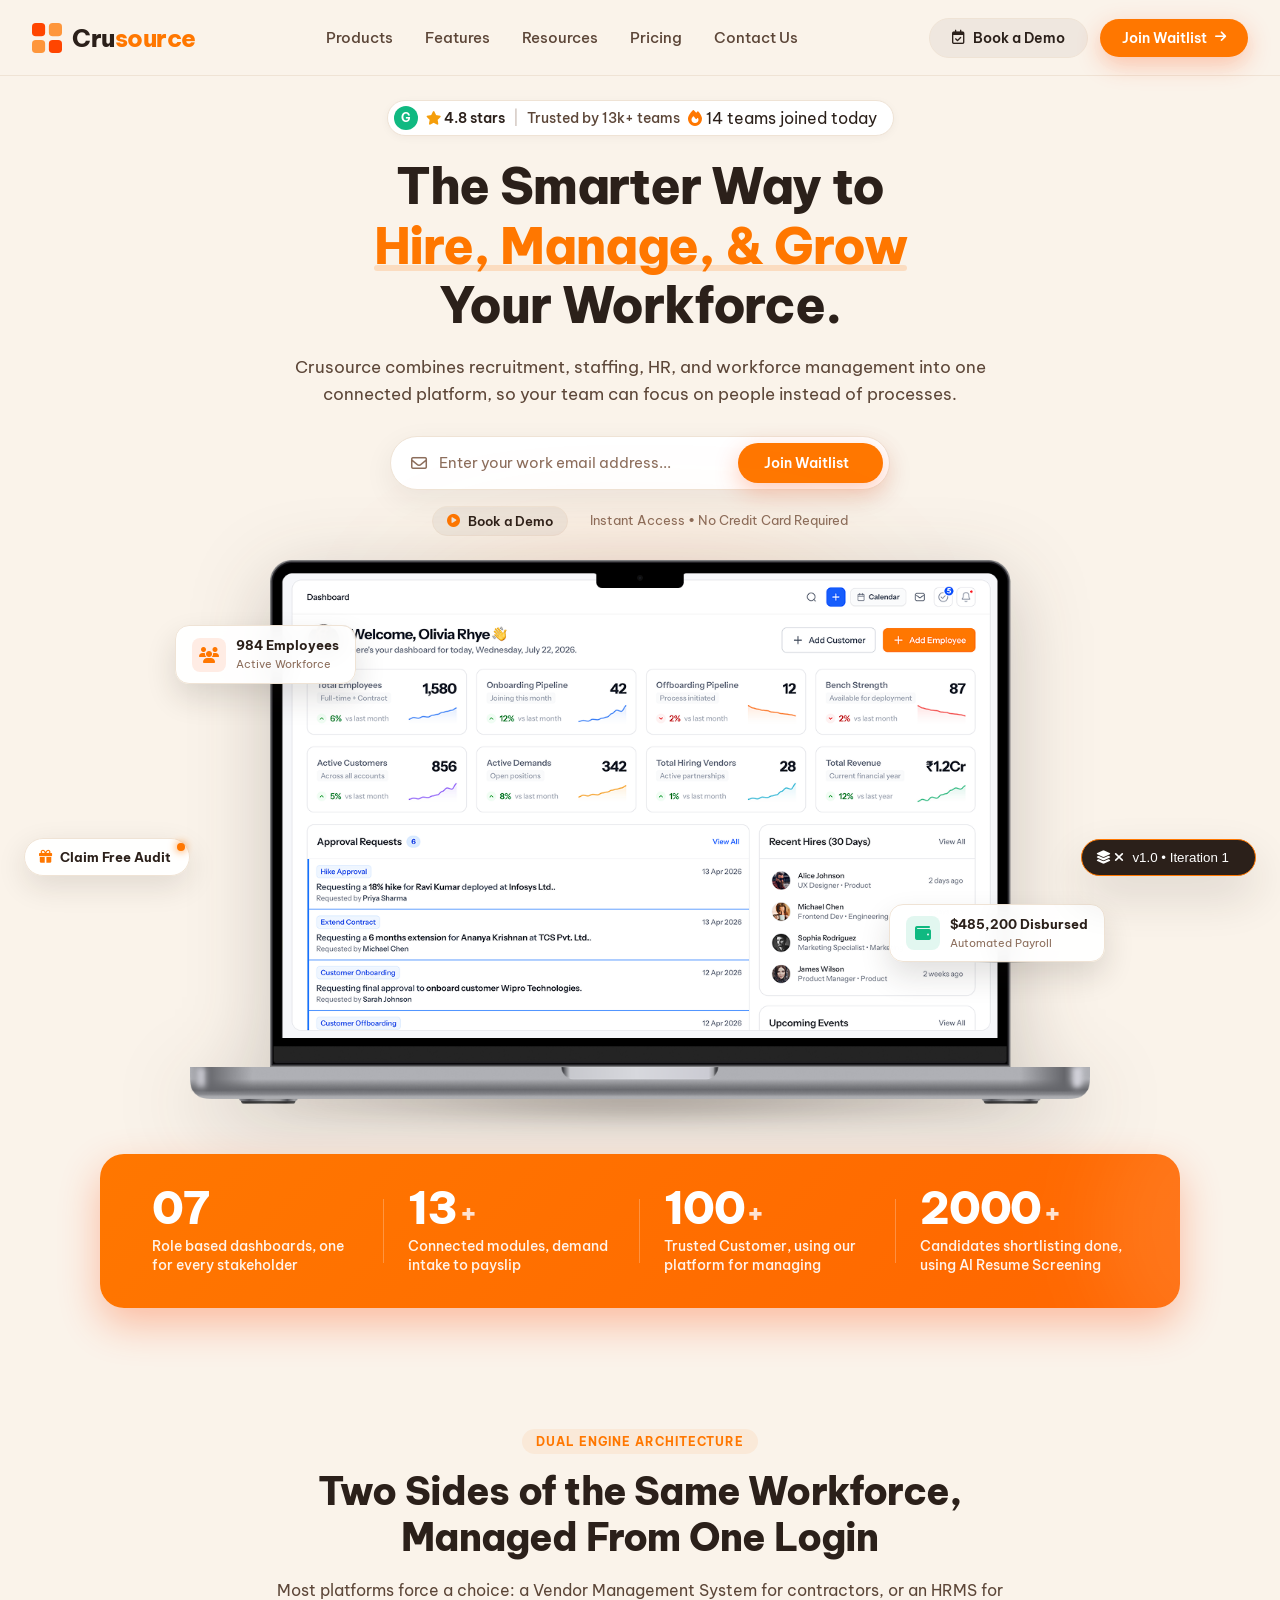
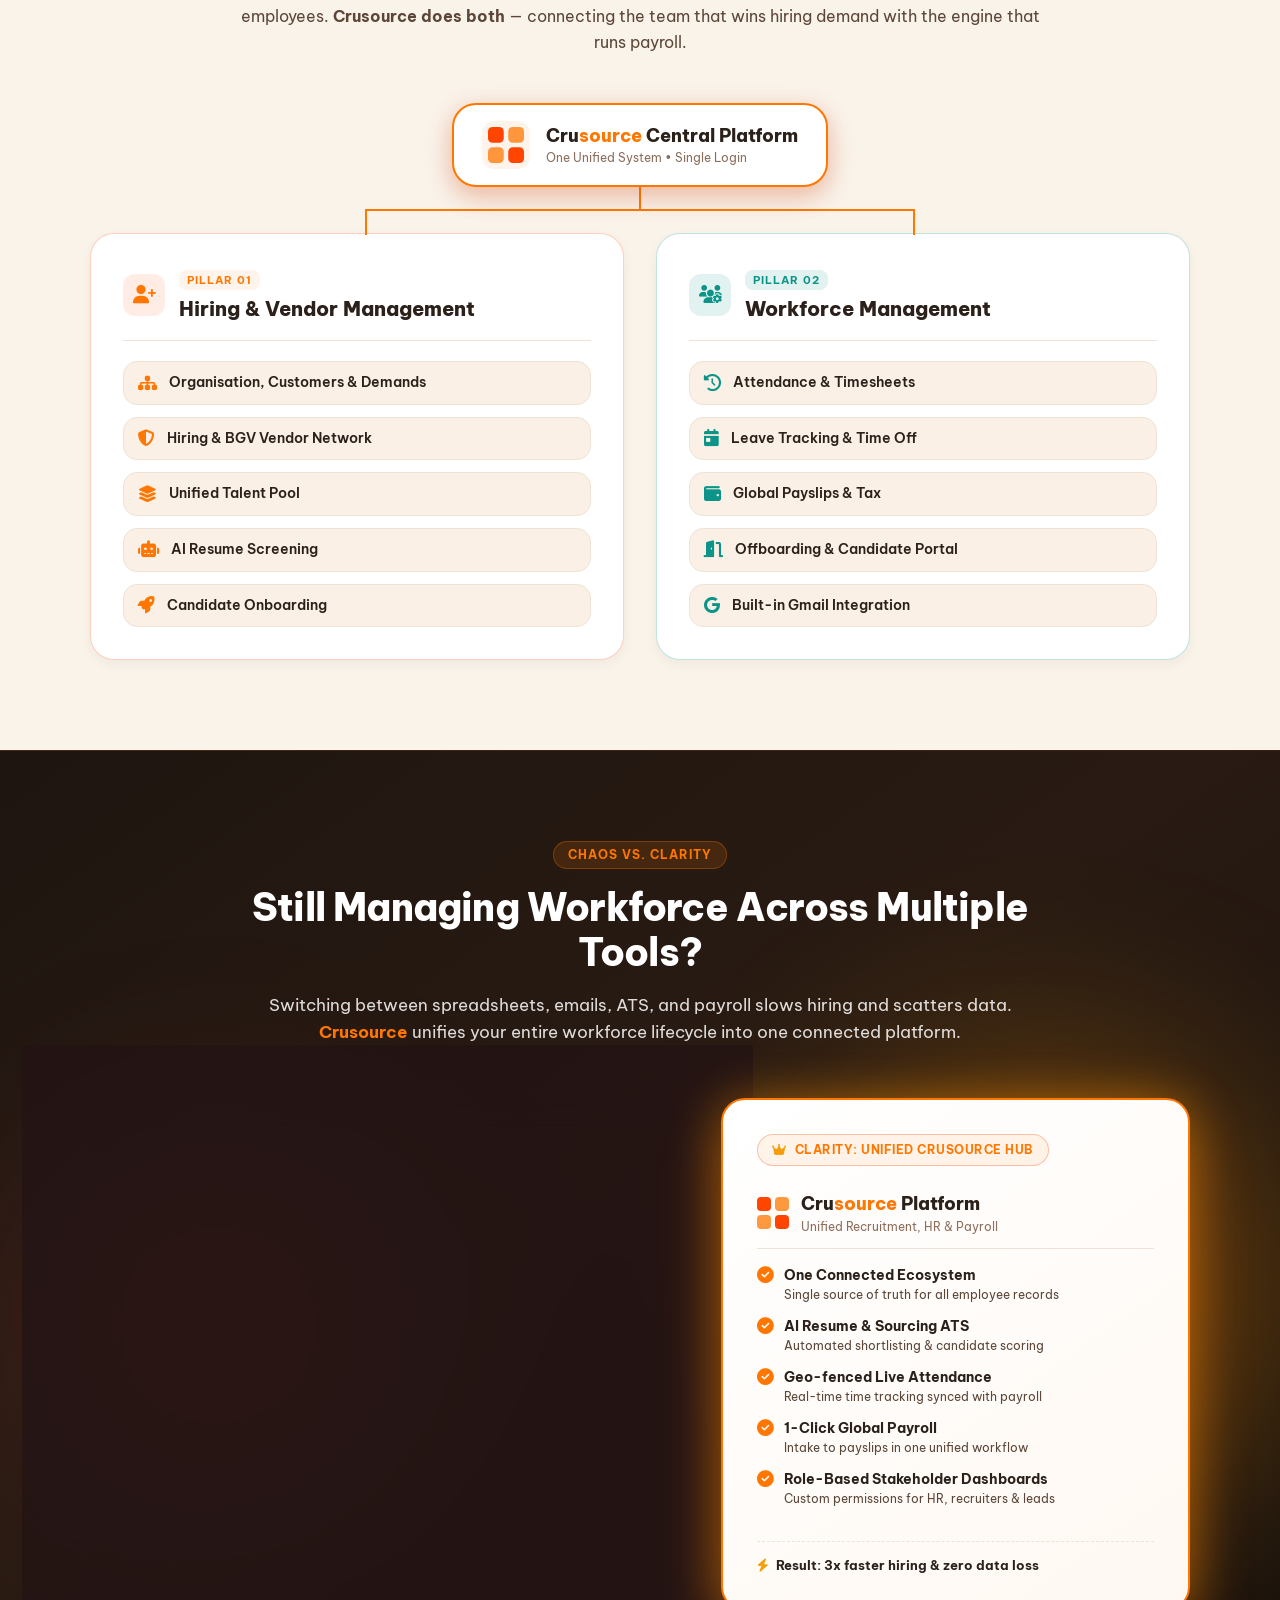
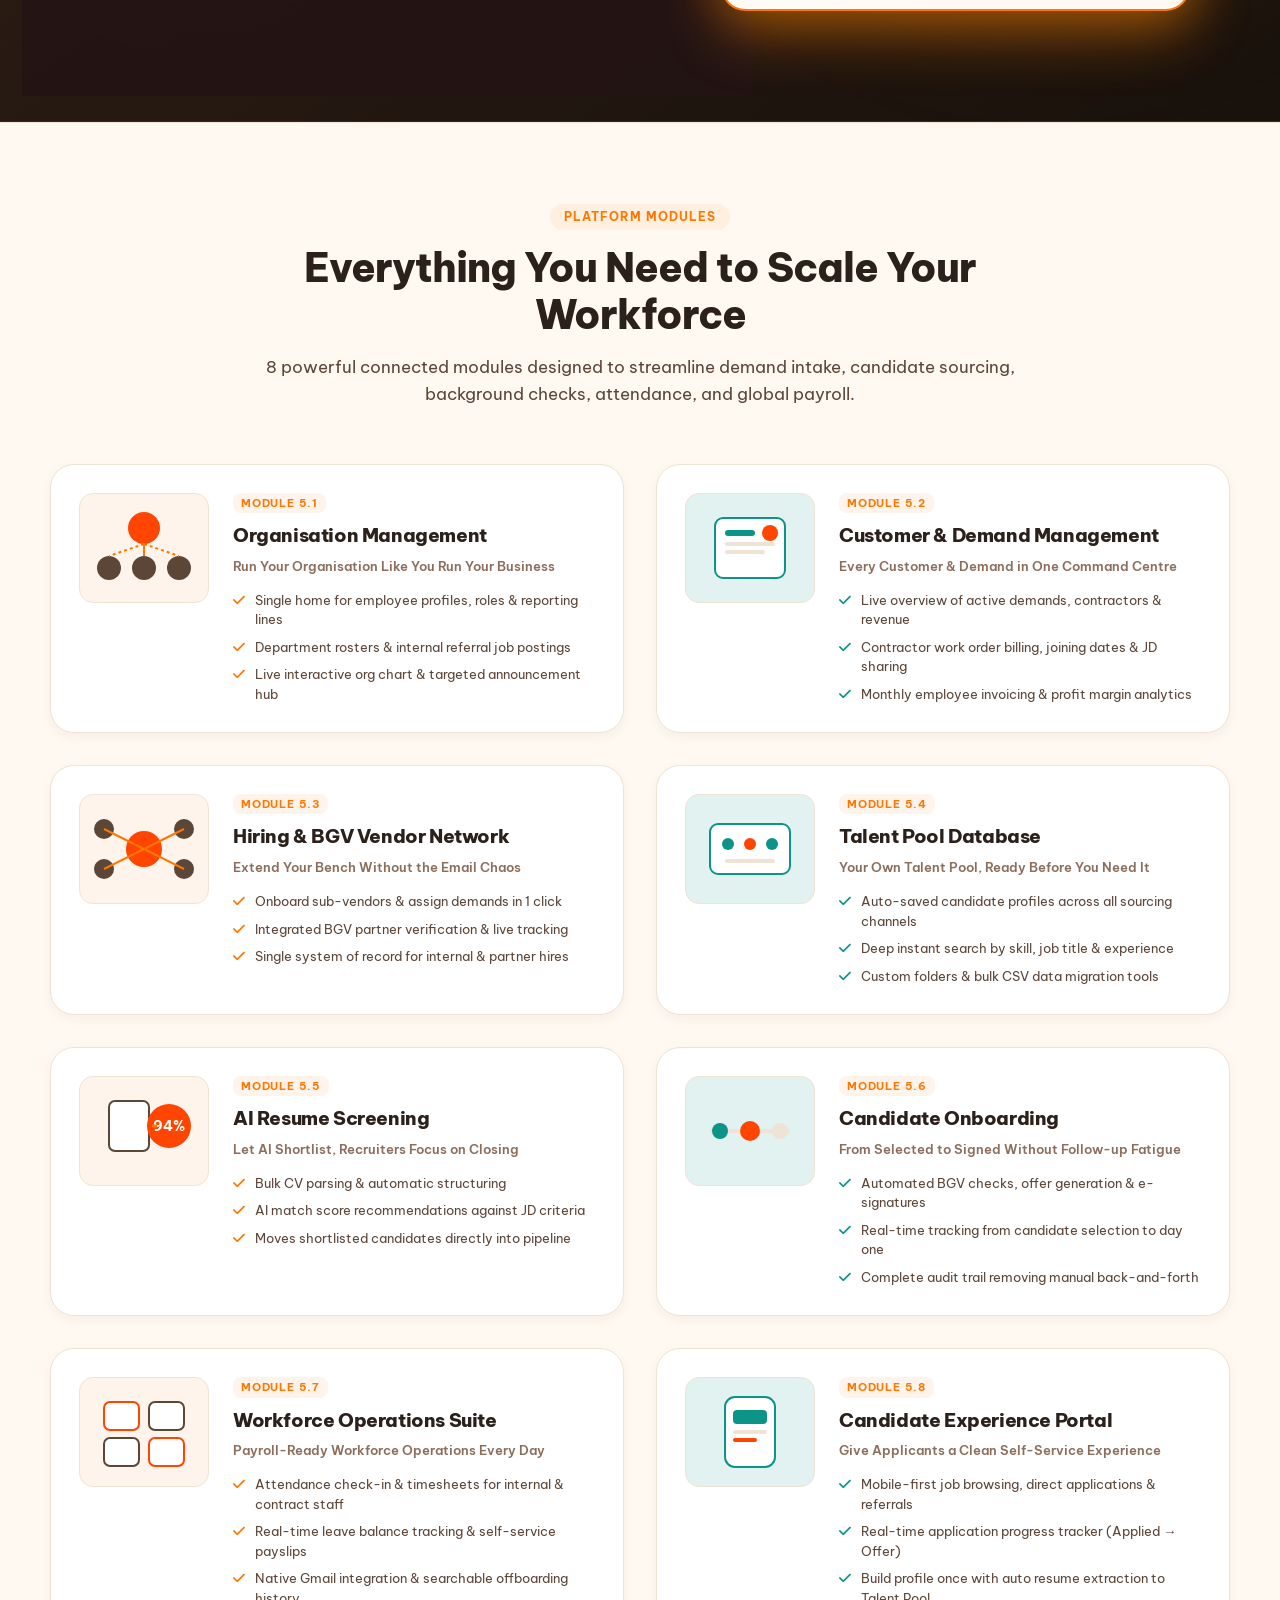
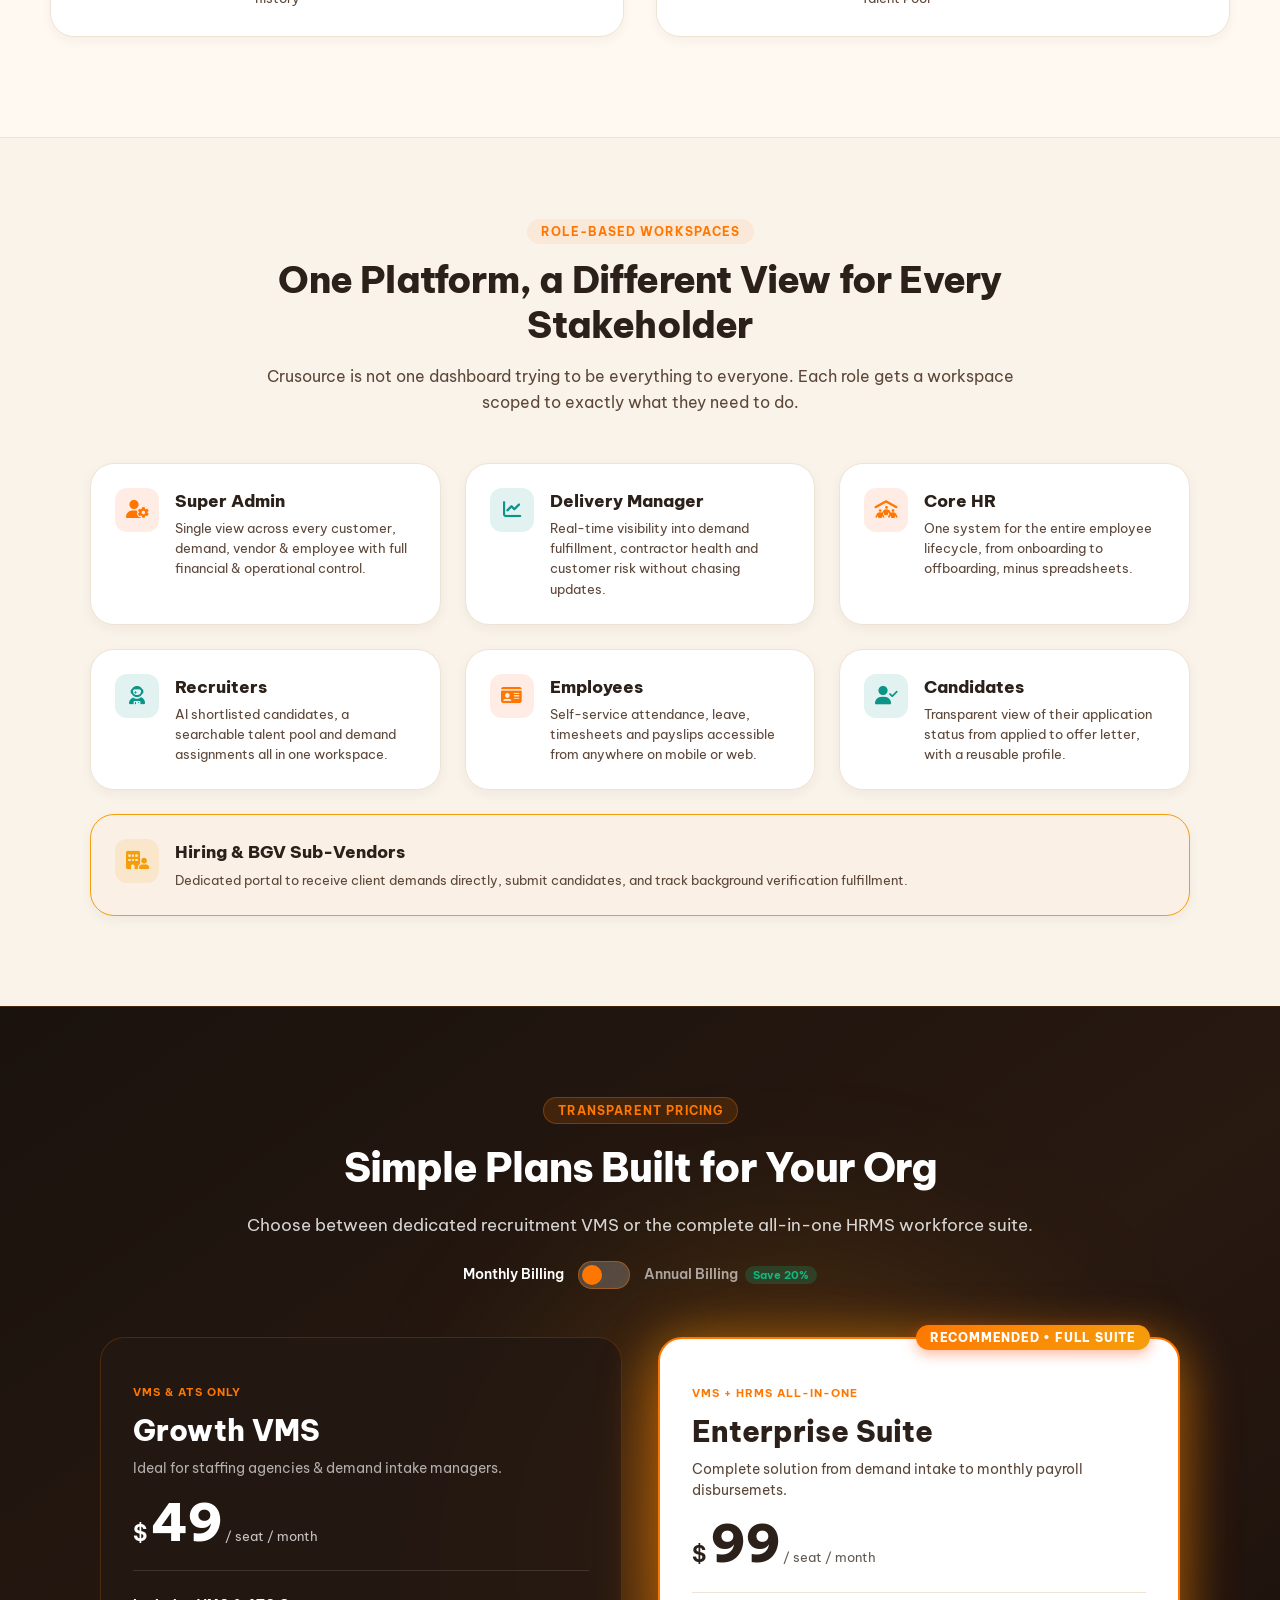
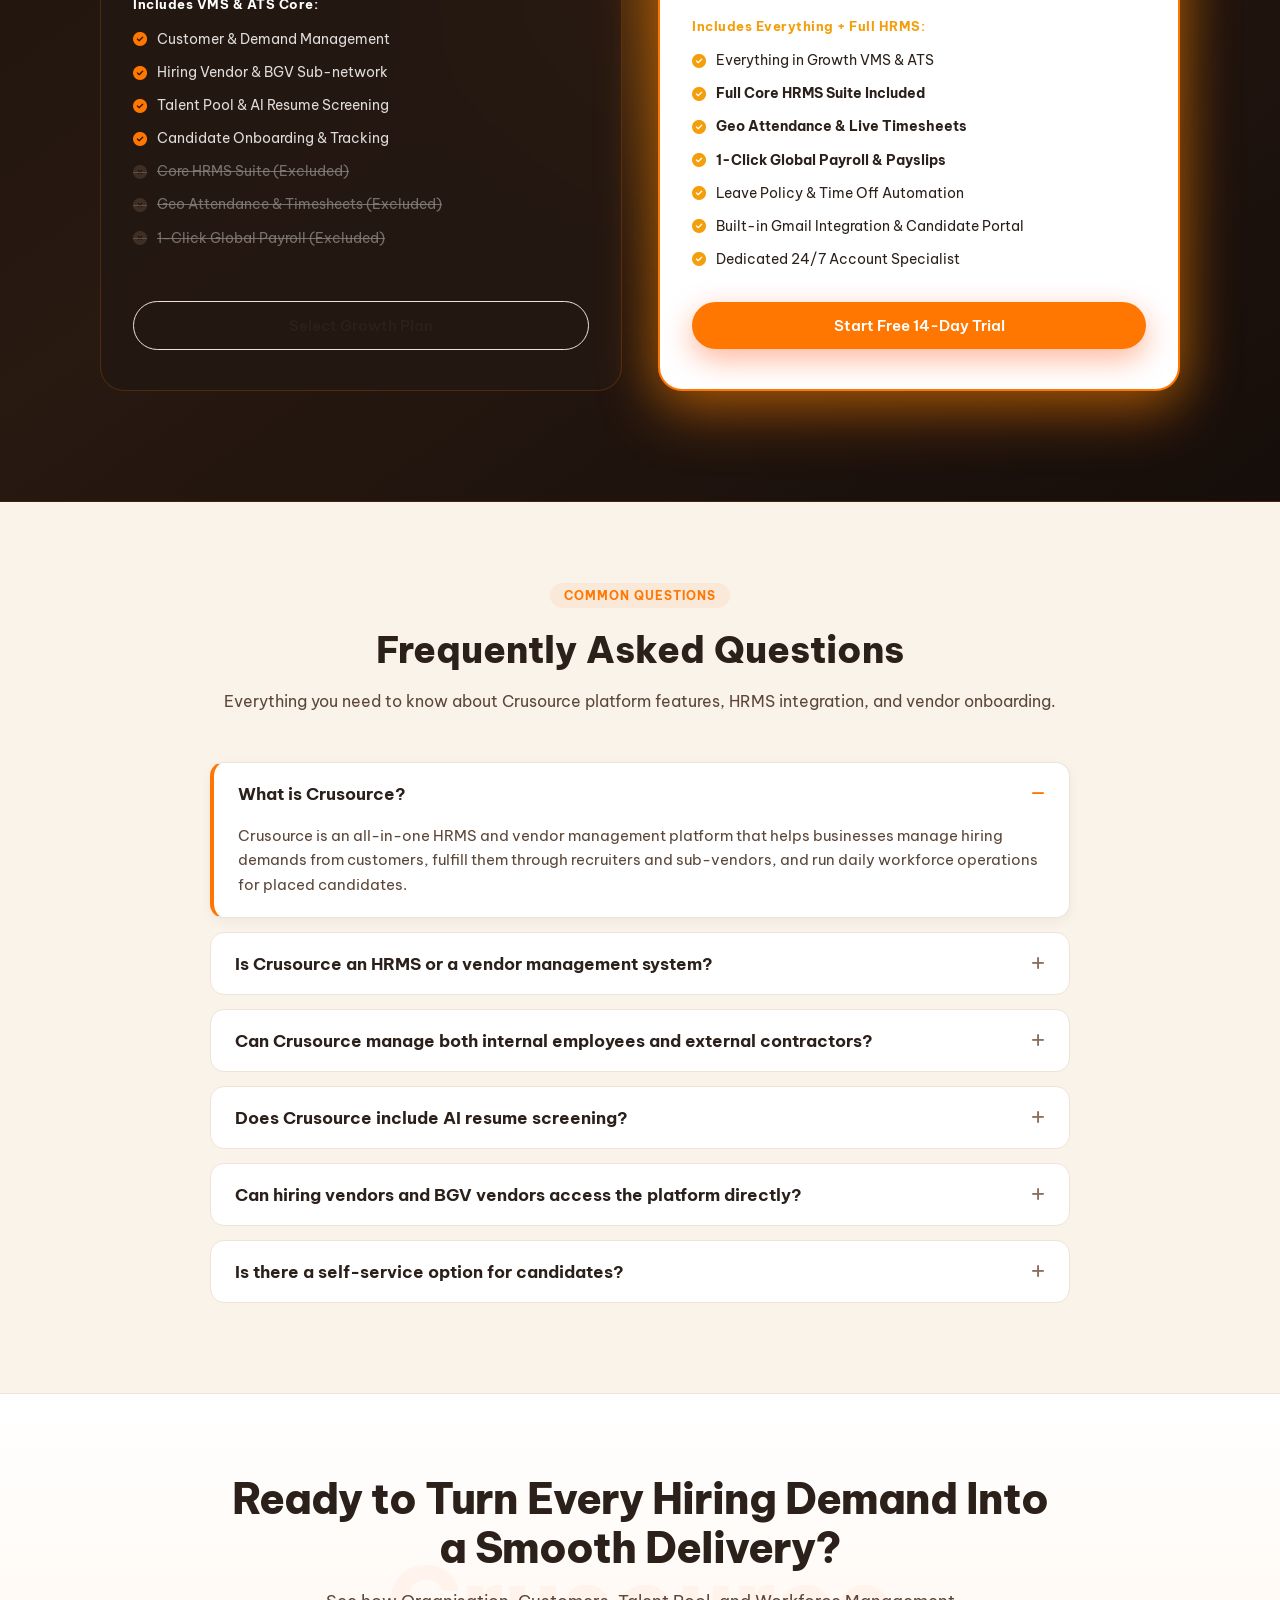
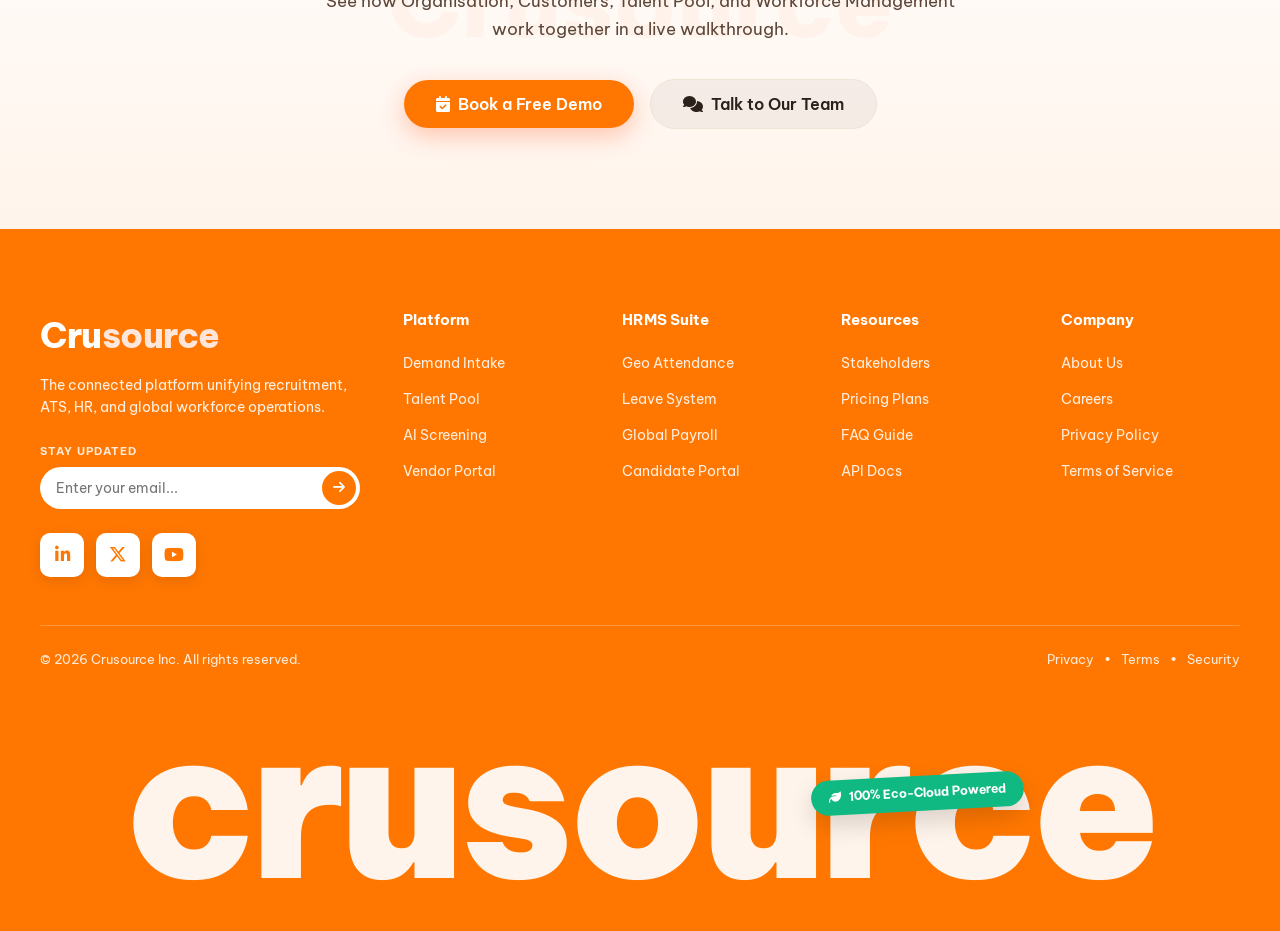
<file: index.html>
<!DOCTYPE html>
<html lang="en">
<head>
  <meta charset="UTF-8" />
  <meta name="viewport" content="width=device-width, initial-scale=1.0" />
  <title>Crusource — The Smarter Way to Hire, Manage, and Grow Your Workforce</title>
  <meta name="description" content="Crusource combines recruitment, staffing, HR, and workforce management into one powerful platform, so your team can focus on people instead of processes." />
  
  <!-- Google Fonts: Be Vietnam Pro -->
  <link rel="preconnect" href="https://fonts.googleapis.com">
  <link rel="preconnect" href="https://fonts.gstatic.com" crossorigin>
  <link href="https://fonts.googleapis.com/css2?family=Be+Vietnam+Pro:ital,wght@0,300;0,400;0,500;0,600;0,700;0,800;1,400&display=swap" rel="stylesheet">
  
  <!-- FontAwesome Icons -->
  <link rel="stylesheet" href="https://cdnjs.cloudflare.com/ajax/libs/font-awesome/6.4.0/css/all.min.css" />
  
  <!-- Stylesheet -->
  <link rel="stylesheet" href="style.css" />
</head>
<body class="theme-editorial">

  <!-- Refined Smart Navigation Bar (Hides on Scroll Down, Shows on Scroll Up) -->
  <header class="navbar" id="navbar">
    <div class="nav-container">
      <a href="#" class="brand-logo" id="brand-logo">
        <div class="logo-icon">
          <svg width="30" height="30" viewBox="0 0 32 32" fill="none" xmlns="http://www.w3.org/2000/svg">
            <rect width="14" height="14" rx="4" fill="#FF4500"/>
            <rect x="18" width="14" height="14" rx="4" fill="#FF7700" fill-opacity="0.75"/>
            <rect y="18" width="14" height="14" rx="4" fill="#FF7700" fill-opacity="0.75"/>
            <rect x="18" y="18" width="14" height="14" rx="4" fill="#FF4500"/>
          </svg>
        </div>
        <span class="logo-text">Cru<span class="logo-accent">source</span></span>
      </a>

      <nav class="nav-menu" id="nav-menu">
        <ul class="nav-list">
          <li class="nav-item"><a href="#products" class="nav-link">Products</a></li>
          <li class="nav-item"><a href="#features" class="nav-link">Features</a></li>
          <li class="nav-item"><a href="#resources" class="nav-link">Resources</a></li>
          <li class="nav-item"><a href="#pricing" class="nav-link">Pricing</a></li>
          <li class="nav-item"><a href="#contact" class="nav-link">Contact Us</a></li>
        </ul>
      </nav>

      <div class="nav-actions">
        <button class="btn btn-subtle" id="btn-demo-top">
          <i class="fa-regular fa-calendar-check"></i>
          <span>Book a Demo</span>
        </button>
        <button class="btn btn-primary" id="btn-waitlist-top">
          <span>Join Waitlist</span>
          <i class="fa-solid fa-arrow-right btn-arrow"></i>
        </button>
        <button class="mobile-toggle" id="mobile-toggle" aria-label="Toggle Navigation">
          <i class="fa-solid fa-bars"></i>
        </button>
      </div>
    </div>
  </header>

  <!-- Main Wrapper -->
  <main class="main-wrapper">

    <!-- HERO SECTION -->
    <section class="hero-section" id="hero-section">
      <div class="hero-container">
        
        <!-- Trust Pill & Social Proof Live Badge -->
        <div class="rating-badge-warm" id="rating-badge">
          <div class="badge-icon-warm">G</div>
          <div class="badge-text-warm">
            <span class="stars-val"><i class="fa-solid fa-star text-gold"></i> 4.8 stars</span>
            <span class="divider">|</span>
            <span class="reviews-count">Trusted by 13k+ teams</span>
          </div>
          <span class="live-activity-pill"><i class="fa-solid fa-fire text-orange"></i> 14 teams joined today</span>
        </div>

        <!-- Headline -->
        <h1 class="hero-headline">
          The Smarter Way to<br/>
          <span class="headline-highlight-orange">Hire, Manage, & Grow</span><br/>
          Your Workforce.
        </h1>

        <!-- Subheadline Description -->
        <p class="hero-description">
          Crusource combines recruitment, staffing, HR, and workforce management into one connected platform, so your team can focus on people instead of processes.
        </p>

        <!-- Waitlist Form Container -->
        <form class="hero-waitlist-form" id="hero-waitlist-form">
          <div class="input-wrapper-refined">
            <i class="fa-regular fa-envelope input-icon"></i>
            <input 
              type="email" 
              id="hero-email" 
              class="hero-email-input" 
              placeholder="Enter your work email address..." 
              required 
              autocomplete="email"
            />
            <button type="submit" class="btn btn-primary btn-form-submit" id="btn-form-submit">
              <span>Join Waitlist</span>
              <i class="fa-solid fa-sparkles"></i>
            </button>
          </div>
        </form>

        <div class="hero-ctas-secondary">
          <button class="btn btn-subtle btn-hero-demo" id="btn-demo-hero">
            <i class="fa-solid fa-circle-play text-orange"></i>
            <span>Book a Demo</span>
          </button>
          <span class="trust-micro-note">
            <i class="fa-solid fa-shield-check text-green"></i> Instant Access • No Credit Card Required
          </span>
        </div>

        <!-- MacBook Pro 14 Visual Showcase -->
        <div class="macbook-showcase-container">
          <div class="macbook-ambient-glow"></div>
          
          <div class="macbook-wrapper" id="macbook-wrapper">
            <img 
              src="assets/macbook_pro_14.png" 
              alt="Crusource Platform on MacBook Pro 14" 
              class="macbook-img" 
            />

            <!-- Realistic Drop Shadow Plane -->
            <div class="macbook-drop-shadow"></div>

            <!-- Smart Dynamic Floating Metric Pills -->
            <div class="floating-badge badge-top-left">
              <div class="badge-icon-box bg-orange-soft">
                <i class="fa-solid fa-users text-orange"></i>
              </div>
              <div class="badge-content">
                <span class="badge-value">984 Employees</span>
                <span class="badge-label">Active Workforce</span>
              </div>
            </div>

            <div class="floating-badge badge-bottom-right">
              <div class="badge-icon-box bg-green-soft">
                <i class="fa-solid fa-wallet text-green"></i>
              </div>
              <div class="badge-content">
                <span class="badge-value">$485,200 Disbursed</span>
                <span class="badge-label">Automated Payroll</span>
              </div>
            </div>
          </div>

        </div>

      </div>
    </section>

    <!-- CONDENSED PROFESSIONAL ORANGE METRICS STRIP BANNER -->
    <section class="stats-orange-section" id="stats-section">
      <div class="stats-orange-container">
        <div class="stats-orange-card">
          <div class="stats-orange-grid">
            
            <div class="stat-orange-item">
              <div class="stat-orange-num-box">
                <span class="stat-orange-num">07</span>
              </div>
              <p class="stat-orange-label">Role based dashboards, one for every stakeholder</p>
            </div>

            <div class="stat-orange-item">
              <div class="stat-orange-num-box">
                <span class="stat-orange-num">13<span class="stat-orange-plus">+</span></span>
              </div>
              <p class="stat-orange-label">Connected modules, demand intake to payslip</p>
            </div>

            <div class="stat-orange-item">
              <div class="stat-orange-num-box">
                <span class="stat-orange-num">100<span class="stat-orange-plus">+</span></span>
              </div>
              <p class="stat-orange-label">Trusted Customer, using our platform for managing</p>
            </div>

            <div class="stat-orange-item">
              <div class="stat-orange-num-box">
                <span class="stat-orange-num">2000<span class="stat-orange-plus">+</span></span>
              </div>
              <p class="stat-orange-label">Candidates shortlisting done, using AI Resume Screening</p>
            </div>

          </div>
        </div>
      </div>
    </section>

    <!-- TWO SIDES OF WORKFORCE (TREE FLOWCHART DIAGRAM SECTION) -->
    <section class="pillars-section" id="products">
      <div class="pillars-container">
        
        <!-- Header -->
        <div class="pillars-header">
          <span class="pillars-pill">DUAL ENGINE ARCHITECTURE</span>
          <h2 class="pillars-title">Two Sides of the Same Workforce, Managed From One Login</h2>
          <p class="pillars-desc">
            Most platforms force a choice: a Vendor Management System for contractors, or an HRMS for employees. <strong>Crusource does both</strong> — connecting the team that wins hiring demand with the engine that runs payroll.
          </p>
        </div>

        <!-- Central Tree Flowchart Diagram -->
        <div class="tree-flowchart">
          
          <!-- Central Root Node (Crusource Core Hub) -->
          <div class="tree-root-card">
            <div class="root-logo-box">
              <svg width="36" height="36" viewBox="0 0 32 32" fill="none">
                <rect width="14" height="14" rx="4" fill="#FF4500"/>
                <rect x="18" width="14" height="14" rx="4" fill="#FF7700" fill-opacity="0.75"/>
                <rect y="18" width="14" height="14" rx="4" fill="#FF7700" fill-opacity="0.75"/>
                <rect x="18" y="18" width="14" height="14" rx="4" fill="#FF4500"/>
              </svg>
            </div>
            <div class="root-text">
              <strong class="root-title">Cru<span class="logo-accent">source</span> Central Platform</strong>
              <span class="root-subtitle">One Unified System • Single Login</span>
            </div>
          </div>

          <!-- Tree Branch Connector Lines -->
          <div class="tree-branch-lines">
            <div class="branch-stem-vertical"></div>
            <div class="branch-stem-horizontal"></div>
            <div class="branch-stem-down-left"></div>
            <div class="branch-stem-down-right"></div>
          </div>

          <!-- Dual Pillars Grid (Left: Hiring, Right: Workforce) -->
          <div class="pillars-grid">
            
            <!-- Pillar 1: Hiring & Vendor Management -->
            <div class="pillar-card pillar-1">
              <div class="pillar-card-header">
                <div class="pillar-icon bg-orange-soft">
                  <i class="fa-solid fa-user-plus text-orange"></i>
                </div>
                <div>
                  <span class="pillar-tag">PILLAR 01</span>
                  <h3 class="pillar-card-title">Hiring & Vendor Management</h3>
                </div>
              </div>

              <div class="pillar-nodes-list">
                <div class="node-item">
                  <i class="fa-solid fa-sitemap text-orange"></i>
                  <span>Organisation, Customers & Demands</span>
                </div>
                <div class="node-item">
                  <i class="fa-solid fa-shield-halved text-orange"></i>
                  <span>Hiring & BGV Vendor Network</span>
                </div>
                <div class="node-item">
                  <i class="fa-solid fa-layer-group text-orange"></i>
                  <span>Unified Talent Pool</span>
                </div>
                <div class="node-item">
                  <i class="fa-solid fa-robot text-orange"></i>
                  <span>AI Resume Screening</span>
                </div>
                <div class="node-item">
                  <i class="fa-solid fa-rocket text-orange"></i>
                  <span>Candidate Onboarding</span>
                </div>
              </div>
            </div>

            <!-- Pillar 2: Workforce Management -->
            <div class="pillar-card pillar-2">
              <div class="pillar-card-header">
                <div class="pillar-icon bg-teal-soft">
                  <i class="fa-solid fa-users-gear text-teal"></i>
                </div>
                <div>
                  <span class="pillar-tag tag-teal">PILLAR 02</span>
                  <h3 class="pillar-card-title">Workforce Management</h3>
                </div>
              </div>

              <div class="pillar-nodes-list">
                <div class="node-item">
                  <i class="fa-solid fa-clock-rotate-left text-teal"></i>
                  <span>Attendance & Timesheets</span>
                </div>
                <div class="node-item">
                  <i class="fa-solid fa-calendar-day text-teal"></i>
                  <span>Leave Tracking & Time Off</span>
                </div>
                <div class="node-item">
                  <i class="fa-solid fa-wallet text-teal"></i>
                  <span>Global Payslips & Tax</span>
                </div>
                <div class="node-item">
                  <i class="fa-solid fa-door-open text-teal"></i>
                  <span>Offboarding & Candidate Portal</span>
                </div>
                <div class="node-item">
                  <i class="fa-brands fa-google text-teal"></i>
                  <span>Built-in Gmail Integration</span>
                </div>
              </div>
            </div>

          </div>

        </div>

      </div>
    </section>

    <!-- CHAOS VS CLARITY COMPARISON SECTION -->
    <section class="comparison-section" id="comparison-section">
      <div class="comparison-container">
        
        <!-- Section Header -->
        <div class="comparison-header">
          <span class="comparison-pill">CHAOS VS. CLARITY</span>
          <h2 class="comparison-title">Still Managing Workforce Across Multiple Tools?</h2>
          <p class="comparison-desc">
            Switching between spreadsheets, emails, ATS, and payroll slows hiring and scatters data. <strong>Crusource</strong> unifies your entire workforce lifecycle into one connected platform.
          </p>
        </div>

        <!-- Comparison Dual Card Grid -->
        <div class="comparison-grid">
          
          <!-- Chaos Card (Red Marked / Disconnected Tools) -->
          <div class="comparison-card chaos-card">
            <div class="card-status-badge badge-chaos">
              <i class="fa-solid fa-circle-xmark text-red"></i>
              <span>CHAOS: DISCONNECTED TOOLS</span>
            </div>
            
            <div class="chaos-tools-grid">
              <div class="chaos-tool-item">
                <div class="tool-icon-box bg-red-soft">
                  <i class="fa-solid fa-file-excel text-red"></i>
                </div>
                <div class="tool-text">
                  <strong>Spreadsheets & Manual Logs</strong>
                  <span>Untracked & error-prone</span>
                </div>
                <i class="fa-solid fa-xmark strike-icon"></i>
              </div>

              <div class="chaos-tool-item">
                <div class="tool-icon-box bg-red-soft">
                  <i class="fa-solid fa-envelope text-red"></i>
                </div>
                <div class="tool-text">
                  <strong>Scattered Inboxes & WhatsApp</strong>
                  <span>Lost candidate communications</span>
                </div>
                <i class="fa-solid fa-xmark strike-icon"></i>
              </div>

              <div class="chaos-tool-item">
                <div class="tool-icon-box bg-red-soft">
                  <i class="fa-solid fa-calculator text-red"></i>
                </div>
                <div class="tool-text">
                  <strong>Standalone Payroll Apps</strong>
                  <span>Siloed salary data</span>
                </div>
                <i class="fa-solid fa-xmark strike-icon"></i>
              </div>

              <div class="chaos-tool-item">
                <div class="tool-icon-box bg-red-soft">
                  <i class="fa-solid fa-diagram-project text-red"></i>
                </div>
                <div class="tool-text">
                  <strong>Isolated ATS Databases</strong>
                  <span>No HR integration</span>
                </div>
                <i class="fa-solid fa-xmark strike-icon"></i>
              </div>

              <div class="chaos-tool-item">
                <div class="tool-icon-box bg-red-soft">
                  <i class="fa-solid fa-arrows-rotate text-red"></i>
                </div>
                <div class="tool-text">
                  <strong>Sync Delays & Data Loss</strong>
                  <span>Conflicting reports</span>
                </div>
                <i class="fa-solid fa-xmark strike-icon"></i>
              </div>
            </div>

            <div class="chaos-footer-note">
              <i class="fa-solid fa-triangle-exclamation text-red"></i>
              <span>Result: Slower hiring & high manual overhead</span>
            </div>
          </div>

          <!-- Clarity Card (The King: Single Crusource Platform) -->
          <div class="comparison-card king-card">
            <div class="card-status-badge badge-king">
              <i class="fa-solid fa-crown text-gold"></i>
              <span>CLARITY: UNIFIED CRUSOURCE HUB</span>
            </div>

            <div class="king-dashboard-box">
              <div class="king-brand-header">
                <div class="logo-icon">
                  <svg width="32" height="32" viewBox="0 0 32 32" fill="none">
                    <rect width="14" height="14" rx="4" fill="#FF4500"/>
                    <rect x="18" width="14" height="14" rx="4" fill="#FF7700" fill-opacity="0.75"/>
                    <rect y="18" width="14" height="14" rx="4" fill="#FF7700" fill-opacity="0.75"/>
                    <rect x="18" y="18" width="14" height="14" rx="4" fill="#FF4500"/>
                  </svg>
                </div>
                <div>
                  <h3 class="king-title">Cru<span class="logo-accent">source</span> Platform</h3>
                  <span class="king-subtitle">Unified Recruitment, HR & Payroll</span>
                </div>
              </div>

              <div class="king-solutions-list">
                <div class="king-solution-item">
                  <i class="fa-solid fa-circle-check text-orange"></i>
                  <div>
                    <strong>One Connected Ecosystem</strong>
                    <p>Single source of truth for all employee records</p>
                  </div>
                </div>

                <div class="king-solution-item">
                  <i class="fa-solid fa-circle-check text-orange"></i>
                  <div>
                    <strong>AI Resume & Sourcing ATS</strong>
                    <p>Automated shortlisting & candidate scoring</p>
                  </div>
                </div>

                <div class="king-solution-item">
                  <i class="fa-solid fa-circle-check text-orange"></i>
                  <div>
                    <strong>Geo-fenced Live Attendance</strong>
                    <p>Real-time time tracking synced with payroll</p>
                  </div>
                </div>

                <div class="king-solution-item">
                  <i class="fa-solid fa-circle-check text-orange"></i>
                  <div>
                    <strong>1-Click Global Payroll</strong>
                    <p>Intake to payslips in one unified workflow</p>
                  </div>
                </div>

                <div class="king-solution-item">
                  <i class="fa-solid fa-circle-check text-orange"></i>
                  <div>
                    <strong>Role-Based Stakeholder Dashboards</strong>
                    <p>Custom permissions for HR, recruiters & leads</p>
                  </div>
                </div>
              </div>
            </div>

            <div class="king-footer-note">
              <i class="fa-solid fa-bolt text-gold"></i>
              <span>Result: 3x faster hiring & zero data loss</span>
            </div>
          </div>

        </div>

      </div>
    </section>

    <!-- ALL FEATURES MATRIX SECTION (FROM FEATURECONTENT.MD) -->
    <section class="features-matrix-section" id="features">
      <div class="features-matrix-container">
        
        <div class="features-matrix-header">
          <span class="features-pill">PLATFORM MODULES</span>
          <h2 class="features-matrix-title">Everything You Need to Scale Your Workforce</h2>
          <p class="features-matrix-desc">
            8 powerful connected modules designed to streamline demand intake, candidate sourcing, background checks, attendance, and global payroll.
          </p>
        </div>

        <!-- 8 Modules Grid -->
        <div class="features-matrix-grid">
          
          <!-- Module 1: Organisation Management -->
          <div class="feature-matrix-card">
            <div class="feature-card-illustration bg-orange-light-soft">
              <svg width="120" height="100" viewBox="0 0 120 100" fill="none">
                <circle cx="60" cy="30" r="16" fill="#FF4500"/>
                <circle cx="25" cy="70" r="12" fill="#5C4638"/>
                <circle cx="60" cy="70" r="12" fill="#5C4638"/>
                <circle cx="95" cy="70" r="12" fill="#5C4638"/>
                <line x1="60" y1="46" x2="25" y2="58" stroke="#FF7700" stroke-width="2" stroke-dasharray="3 3"/>
                <line x1="60" y1="46" x2="60" y2="58" stroke="#FF7700" stroke-width="2"/>
                <line x1="60" y1="46" x2="95" y2="58" stroke="#FF7700" stroke-width="2" stroke-dasharray="3 3"/>
              </svg>
            </div>
            <div class="feature-card-content">
              <span class="module-code">MODULE 5.1</span>
              <h3 class="feature-card-heading">Organisation Management</h3>
              <p class="feature-card-subheading">Run Your Organisation Like You Run Your Business</p>
              <ul class="feature-bullet-list">
                <li><i class="fa-solid fa-check text-orange"></i> Single home for employee profiles, roles & reporting lines</li>
                <li><i class="fa-solid fa-check text-orange"></i> Department rosters & internal referral job postings</li>
                <li><i class="fa-solid fa-check text-orange"></i> Live interactive org chart & targeted announcement hub</li>
              </ul>
            </div>
          </div>

          <!-- Module 2: Customer & Demand Management -->
          <div class="feature-matrix-card">
            <div class="feature-card-illustration bg-teal-soft">
              <svg width="120" height="100" viewBox="0 0 120 100" fill="none">
                <rect x="25" y="20" width="70" height="60" rx="8" fill="#FFFFFF" stroke="#0D9488" stroke-width="2"/>
                <rect x="35" y="32" width="30" height="6" rx="3" fill="#0D9488"/>
                <rect x="35" y="44" width="50" height="4" rx="2" fill="#EFE3D5"/>
                <rect x="35" y="52" width="40" height="4" rx="2" fill="#EFE3D5"/>
                <circle cx="80" cy="35" r="8" fill="#FF4500"/>
              </svg>
            </div>
            <div class="feature-card-content">
              <span class="module-code tag-teal">MODULE 5.2</span>
              <h3 class="feature-card-heading">Customer & Demand Management</h3>
              <p class="feature-card-subheading">Every Customer & Demand in One Command Centre</p>
              <ul class="feature-bullet-list">
                <li><i class="fa-solid fa-check text-teal"></i> Live overview of active demands, contractors & revenue</li>
                <li><i class="fa-solid fa-check text-teal"></i> Contractor work order billing, joining dates & JD sharing</li>
                <li><i class="fa-solid fa-check text-teal"></i> Monthly employee invoicing & profit margin analytics</li>
              </ul>
            </div>
          </div>

          <!-- Module 3: Hiring Vendor & BGV Network -->
          <div class="feature-matrix-card">
            <div class="feature-card-illustration bg-orange-light-soft">
              <svg width="120" height="100" viewBox="0 0 120 100" fill="none">
                <circle cx="60" cy="50" r="18" fill="#FF4500"/>
                <circle cx="20" cy="30" r="10" fill="#5C4638"/>
                <circle cx="100" cy="30" r="10" fill="#5C4638"/>
                <circle cx="20" cy="70" r="10" fill="#5C4638"/>
                <circle cx="100" cy="70" r="10" fill="#5C4638"/>
                <line x1="60" y1="50" x2="20" y2="30" stroke="#FF7700" stroke-width="2"/>
                <line x1="60" y1="50" x2="100" y2="30" stroke="#FF7700" stroke-width="2"/>
                <line x1="60" y1="50" x2="20" y2="70" stroke="#FF7700" stroke-width="2"/>
                <line x1="60" y1="50" x2="100" y2="70" stroke="#FF7700" stroke-width="2"/>
              </svg>
            </div>
            <div class="feature-card-content">
              <span class="module-code">MODULE 5.3</span>
              <h3 class="feature-card-heading">Hiring & BGV Vendor Network</h3>
              <p class="feature-card-subheading">Extend Your Bench Without the Email Chaos</p>
              <ul class="feature-bullet-list">
                <li><i class="fa-solid fa-check text-orange"></i> Onboard sub-vendors & assign demands in 1 click</li>
                <li><i class="fa-solid fa-check text-orange"></i> Integrated BGV partner verification & live tracking</li>
                <li><i class="fa-solid fa-check text-orange"></i> Single system of record for internal & partner hires</li>
              </ul>
            </div>
          </div>

          <!-- Module 4: Talent Pool -->
          <div class="feature-matrix-card">
            <div class="feature-card-illustration bg-teal-soft">
              <svg width="120" height="100" viewBox="0 0 120 100" fill="none">
                <rect x="20" y="25" width="80" height="50" rx="8" fill="#FFFFFF" stroke="#0D9488" stroke-width="2"/>
                <circle cx="38" cy="45" r="6" fill="#0D9488"/>
                <circle cx="60" cy="45" r="6" fill="#FF4500"/>
                <circle cx="82" cy="45" r="6" fill="#0D9488"/>
                <rect x="35" y="60" width="50" height="4" rx="2" fill="#EFE3D5"/>
              </svg>
            </div>
            <div class="feature-card-content">
              <span class="module-code tag-teal">MODULE 5.4</span>
              <h3 class="feature-card-heading">Talent Pool Database</h3>
              <p class="feature-card-subheading">Your Own Talent Pool, Ready Before You Need It</p>
              <ul class="feature-bullet-list">
                <li><i class="fa-solid fa-check text-teal"></i> Auto-saved candidate profiles across all sourcing channels</li>
                <li><i class="fa-solid fa-check text-teal"></i> Deep instant search by skill, job title & experience</li>
                <li><i class="fa-solid fa-check text-teal"></i> Custom folders & bulk CSV data migration tools</li>
              </ul>
            </div>
          </div>

          <!-- Module 5: AI Resume Screening -->
          <div class="feature-matrix-card">
            <div class="feature-card-illustration bg-orange-light-soft">
              <svg width="120" height="100" viewBox="0 0 120 100" fill="none">
                <rect x="25" y="20" width="40" height="50" rx="6" fill="#FFFFFF" stroke="#5C4638" stroke-width="2"/>
                <circle cx="85" cy="45" r="22" fill="#FF4500"/>
                <text x="85" y="50" text-anchor="middle" fill="#FFFFFF" font-size="14" font-weight="bold">94%</text>
                <path d="M68 45L73 45" stroke="#FF7700" stroke-width="3"/>
              </svg>
            </div>
            <div class="feature-card-content">
              <span class="module-code">MODULE 5.5</span>
              <h3 class="feature-card-heading">AI Resume Screening</h3>
              <p class="feature-card-subheading">Let AI Shortlist, Recruiters Focus on Closing</p>
              <ul class="feature-bullet-list">
                <li><i class="fa-solid fa-check text-orange"></i> Bulk CV parsing & automatic structuring</li>
                <li><i class="fa-solid fa-check text-orange"></i> AI match score recommendations against JD criteria</li>
                <li><i class="fa-solid fa-check text-orange"></i> Moves shortlisted candidates directly into pipeline</li>
              </ul>
            </div>
          </div>

          <!-- Module 6: Candidate Onboarding -->
          <div class="feature-matrix-card">
            <div class="feature-card-illustration bg-teal-soft">
              <svg width="120" height="100" viewBox="0 0 120 100" fill="none">
                <line x1="20" y1="50" x2="100" y2="50" stroke="#EFE3D5" stroke-width="4"/>
                <circle cx="30" cy="50" r="8" fill="#0D9488"/>
                <circle cx="60" cy="50" r="10" fill="#FF4500"/>
                <circle cx="90" cy="50" r="8" fill="#EFE3D5"/>
              </svg>
            </div>
            <div class="feature-card-content">
              <span class="module-code tag-teal">MODULE 5.6</span>
              <h3 class="feature-card-heading">Candidate Onboarding</h3>
              <p class="feature-card-subheading">From Selected to Signed Without Follow-up Fatigue</p>
              <ul class="feature-bullet-list">
                <li><i class="fa-solid fa-check text-teal"></i> Automated BGV checks, offer generation & e-signatures</li>
                <li><i class="fa-solid fa-check text-teal"></i> Real-time tracking from candidate selection to day one</li>
                <li><i class="fa-solid fa-check text-teal"></i> Complete audit trail removing manual back-and-forth</li>
              </ul>
            </div>
          </div>

          <!-- Module 7: Workforce Operations Suite -->
          <div class="feature-matrix-card">
            <div class="feature-card-illustration bg-orange-light-soft">
              <svg width="120" height="100" viewBox="0 0 120 100" fill="none">
                <rect x="20" y="20" width="35" height="28" rx="6" fill="#FFFFFF" stroke="#FF4500" stroke-width="2"/>
                <rect x="65" y="20" width="35" height="28" rx="6" fill="#FFFFFF" stroke="#5C4638" stroke-width="2"/>
                <rect x="20" y="56" width="35" height="28" rx="6" fill="#FFFFFF" stroke="#5C4638" stroke-width="2"/>
                <rect x="65" y="56" width="35" height="28" rx="6" fill="#FFFFFF" stroke="#FF4500" stroke-width="2"/>
              </svg>
            </div>
            <div class="feature-card-content">
              <span class="module-code">MODULE 5.7</span>
              <h3 class="feature-card-heading">Workforce Operations Suite</h3>
              <p class="feature-card-subheading">Payroll-Ready Workforce Operations Every Day</p>
              <ul class="feature-bullet-list">
                <li><i class="fa-solid fa-check text-orange"></i> Attendance check-in & timesheets for internal & contract staff</li>
                <li><i class="fa-solid fa-check text-orange"></i> Real-time leave balance tracking & self-service payslips</li>
                <li><i class="fa-solid fa-check text-orange"></i> Native Gmail integration & searchable offboarding history</li>
              </ul>
            </div>
          </div>

          <!-- Module 8: Candidate Experience Portal -->
          <div class="feature-matrix-card">
            <div class="feature-card-illustration bg-teal-soft">
              <svg width="120" height="100" viewBox="0 0 120 100" fill="none">
                <rect x="35" y="15" width="50" height="70" rx="10" fill="#FFFFFF" stroke="#0D9488" stroke-width="2"/>
                <rect x="43" y="28" width="34" height="14" rx="4" fill="#0D9488"/>
                <rect x="43" y="48" width="34" height="4" rx="2" fill="#EFE3D5"/>
                <rect x="43" y="56" width="24" height="4" rx="2" fill="#FF4500"/>
              </svg>
            </div>
            <div class="feature-card-content">
              <span class="module-code tag-teal">MODULE 5.8</span>
              <h3 class="feature-card-heading">Candidate Experience Portal</h3>
              <p class="feature-card-subheading">Give Applicants a Clean Self-Service Experience</p>
              <ul class="feature-bullet-list">
                <li><i class="fa-solid fa-check text-teal"></i> Mobile-first job browsing, direct applications & referrals</li>
                <li><i class="fa-solid fa-check text-teal"></i> Real-time application progress tracker (Applied → Offer)</li>
                <li><i class="fa-solid fa-check text-teal"></i> Build profile once with auto resume extraction to Talent Pool</li>
              </ul>
            </div>
          </div>

        </div>

      </div>
    </section>

    <!-- STAKEHOLDER PERSPECTIVES SECTION -->
    <section class="stakeholders-section" id="resources">
      <div class="stakeholders-container">
        
        <div class="stakeholders-header">
          <span class="stakeholders-pill">ROLE-BASED WORKSPACES</span>
          <h2 class="stakeholders-title">One Platform, a Different View for Every Stakeholder</h2>
          <p class="stakeholders-desc">
            Crusource is not one dashboard trying to be everything to everyone. Each role gets a workspace scoped to exactly what they need to do.
          </p>
        </div>

        <!-- 7 Stakeholder Roles Grid -->
        <div class="stakeholders-grid">
          
          <div class="stakeholder-card">
            <div class="role-icon-badge bg-orange-soft">
              <i class="fa-solid fa-user-gear text-orange"></i>
            </div>
            <div class="role-info">
              <span class="role-title">Super Admin</span>
              <p class="role-desc">Single view across every customer, demand, vendor & employee with full financial & operational control.</p>
            </div>
          </div>

          <div class="stakeholder-card">
            <div class="role-icon-badge bg-teal-soft">
              <i class="fa-solid fa-chart-line text-teal"></i>
            </div>
            <div class="role-info">
              <span class="role-title">Delivery Manager</span>
              <p class="role-desc">Real-time visibility into demand fulfillment, contractor health and customer risk without chasing updates.</p>
            </div>
          </div>

          <div class="stakeholder-card">
            <div class="role-icon-badge bg-orange-soft">
              <i class="fa-solid fa-people-roof text-orange"></i>
            </div>
            <div class="role-info">
              <span class="role-title">Core HR</span>
              <p class="role-desc">One system for the entire employee lifecycle, from onboarding to offboarding, minus spreadsheets.</p>
            </div>
          </div>

          <div class="stakeholder-card">
            <div class="role-icon-badge bg-teal-soft">
              <i class="fa-solid fa-user-astronaut text-teal"></i>
            </div>
            <div class="role-info">
              <span class="role-title">Recruiters</span>
              <p class="role-desc">AI shortlisted candidates, a searchable talent pool and demand assignments all in one workspace.</p>
            </div>
          </div>

          <div class="stakeholder-card">
            <div class="role-icon-badge bg-orange-soft">
              <i class="fa-solid fa-id-card text-orange"></i>
            </div>
            <div class="role-info">
              <span class="role-title">Employees</span>
              <p class="role-desc">Self-service attendance, leave, timesheets and payslips accessible from anywhere on mobile or web.</p>
            </div>
          </div>

          <div class="stakeholder-card">
            <div class="role-icon-badge bg-teal-soft">
              <i class="fa-solid fa-user-check text-teal"></i>
            </div>
            <div class="role-info">
              <span class="role-title">Candidates</span>
              <p class="role-desc">Transparent view of their application status from applied to offer letter, with a reusable profile.</p>
            </div>
          </div>

          <div class="stakeholder-card full-width-card">
            <div class="role-icon-badge bg-gold-soft">
              <i class="fa-solid fa-building-user text-gold"></i>
            </div>
            <div class="role-info">
              <span class="role-title">Hiring & BGV Sub-Vendors</span>
              <p class="role-desc">Dedicated portal to receive client demands directly, submit candidates, and track background verification fulfillment.</p>
            </div>
          </div>

        </div>

      </div>
    </section>

    <!-- DARK GLOWING PRICING SECTION -->
    <section class="dark-pricing-section" id="pricing">
      <div class="dark-pricing-container">
        
        <div class="dark-pricing-header">
          <span class="pricing-pill">TRANSPARENT PRICING</span>
          <h2 class="dark-pricing-title">Simple Plans Built for Your Org</h2>
          <p class="dark-pricing-desc">
            Choose between dedicated recruitment VMS or the complete all-in-one HRMS workforce suite.
          </p>

          <!-- Interactive Billing Switcher Toggle -->
          <div class="pricing-toggle-box">
            <span class="toggle-label active" id="billing-monthly">Monthly Billing</span>
            <label class="switch" aria-label="Toggle Annual Billing">
              <input type="checkbox" id="pricing-toggle" />
              <span class="slider round"></span>
            </label>
            <span class="toggle-label" id="billing-annual">Annual Billing <span class="discount-badge">Save 20%</span></span>
          </div>
        </div>

        <div class="pricing-cards-grid">
          
          <!-- Plan 1: Standard VMS & Sourcing (HRMS Excluded) -->
          <div class="pricing-card standard-plan">
            <div class="plan-header">
              <span class="plan-tag">VMS & ATS ONLY</span>
              <h3 class="plan-name">Growth VMS</h3>
              <p class="plan-subtitle">Ideal for staffing agencies & demand intake managers.</p>
              <div class="plan-price-box">
                <span class="currency">$</span>
                <span class="amount" id="price-standard">49</span>
                <span class="period">/ seat / month</span>
              </div>
            </div>

            <div class="plan-features">
              <span class="features-label">Includes VMS & ATS Core:</span>
              <ul class="plan-features-list">
                <li><i class="fa-solid fa-circle-check text-orange"></i> Customer & Demand Management</li>
                <li><i class="fa-solid fa-circle-check text-orange"></i> Hiring Vendor & BGV Sub-network</li>
                <li><i class="fa-solid fa-circle-check text-orange"></i> Talent Pool & AI Resume Screening</li>
                <li><i class="fa-solid fa-circle-check text-orange"></i> Candidate Onboarding & Tracking</li>
                <li class="disabled-feature"><i class="fa-solid fa-circle-xmark text-muted"></i> Core HRMS Suite (Excluded)</li>
                <li class="disabled-feature"><i class="fa-solid fa-circle-xmark text-muted"></i> Geo Attendance & Timesheets (Excluded)</li>
                <li class="disabled-feature"><i class="fa-solid fa-circle-xmark text-muted"></i> 1-Click Global Payroll (Excluded)</li>
              </ul>
            </div>

            <button class="btn btn-subtle plan-btn">Select Growth Plan</button>
          </div>

          <!-- Plan 2: Enterprise All-in-One (HRMS INCLUDED - GLOWING KING CARD) -->
          <div class="pricing-card enterprise-plan featured-glow-card">
            <div class="popular-ribbon">RECOMMENDED • FULL SUITE</div>
            
            <div class="plan-header">
              <span class="plan-tag tag-gold">VMS + HRMS ALL-IN-ONE</span>
              <h3 class="plan-name">Enterprise Suite</h3>
              <p class="plan-subtitle">Complete solution from demand intake to monthly payroll disbursemets.</p>
              <div class="plan-price-box">
                <span class="currency">$</span>
                <span class="amount" id="price-enterprise">99</span>
                <span class="period">/ seat / month</span>
              </div>
            </div>

            <div class="plan-features">
              <span class="features-label text-gold">Includes Everything + Full HRMS:</span>
              <ul class="plan-features-list">
                <li><i class="fa-solid fa-circle-check text-gold"></i> Everything in Growth VMS & ATS</li>
                <li><i class="fa-solid fa-circle-check text-gold"></i> <strong>Full Core HRMS Suite Included</strong></li>
                <li><i class="fa-solid fa-circle-check text-gold"></i> <strong>Geo Attendance & Live Timesheets</strong></li>
                <li><i class="fa-solid fa-circle-check text-gold"></i> <strong>1-Click Global Payroll & Payslips</strong></li>
                <li><i class="fa-solid fa-circle-check text-gold"></i> Leave Policy & Time Off Automation</li>
                <li><i class="fa-solid fa-circle-check text-gold"></i> Built-in Gmail Integration & Candidate Portal</li>
                <li><i class="fa-solid fa-circle-check text-gold"></i> Dedicated 24/7 Account Specialist</li>
              </ul>
            </div>

            <button class="btn btn-primary plan-btn glow-btn">Start Free 14-Day Trial</button>
          </div>

        </div>

      </div>
    </section>

    <!-- FREQUENTLY ASKED QUESTIONS SECTION (ACCORDION UI) -->
    <section class="faq-section" id="faq">
      <div class="faq-container">
        
        <div class="faq-header">
          <span class="faq-pill">COMMON QUESTIONS</span>
          <h2 class="faq-title">Frequently Asked Questions</h2>
          <p class="faq-desc">Everything you need to know about Crusource platform features, HRMS integration, and vendor onboarding.</p>
        </div>

        <div class="faq-accordion">
          
          <div class="faq-item active">
            <button class="faq-question">
              <span>What is Crusource?</span>
              <i class="fa-solid fa-minus faq-icon"></i>
            </button>
            <div class="faq-answer">
              <p>Crusource is an all-in-one HRMS and vendor management platform that helps businesses manage hiring demands from customers, fulfill them through recruiters and sub-vendors, and run daily workforce operations for placed candidates.</p>
            </div>
          </div>

          <div class="faq-item">
            <button class="faq-question">
              <span>Is Crusource an HRMS or a vendor management system?</span>
              <i class="fa-solid fa-plus faq-icon"></i>
            </button>
            <div class="faq-answer">
              <p>Both! Crusource seamlessly combines core HRMS functions (attendance, leave, timesheets, and payslips) with vendor & demand management functions (customer tracking, contractor billing, and hiring sub-vendor coordination) in a single platform.</p>
            </div>
          </div>

          <div class="faq-item">
            <button class="faq-question">
              <span>Can Crusource manage both internal employees and external contractors?</span>
              <i class="fa-solid fa-plus faq-icon"></i>
            </button>
            <div class="faq-answer">
              <p>Yes. Organisation Management covers your internal employees, while Customer & Demand Management along with Workforce Operations covers contractors and team members placed with your customers.</p>
            </div>
          </div>

          <div class="faq-item">
            <button class="faq-question">
              <span>Does Crusource include AI resume screening?</span>
              <i class="fa-solid fa-plus faq-icon"></i>
            </button>
            <div class="faq-answer">
              <p>Yes. Crusource Screens allows recruiters to upload resumes in bulk, match them against job description criteria, and get instant candidate match scores connected directly to your Talent Pool.</p>
            </div>
          </div>

          <div class="faq-item">
            <button class="faq-question">
              <span>Can hiring vendors and BGV vendors access the platform directly?</span>
              <i class="fa-solid fa-plus faq-icon"></i>
            </button>
            <div class="faq-answer">
              <p>Yes. Sub-vendors and background verification partners are onboarded as scoped users, allowing demands and BGV requests to be assigned and tracked without leaving the platform.</p>
            </div>
          </div>

          <div class="faq-item">
            <button class="faq-question">
              <span>Is there a self-service option for candidates?</span>
              <i class="fa-solid fa-plus faq-icon"></i>
            </button>
            <div class="faq-answer">
              <p>Yes. The Candidate Experience Portal lets applicants browse open postings, submit applications, track real-time hiring progress, and manage their reusable profiles.</p>
            </div>
          </div>

        </div>

      </div>
    </section>

    <!-- FINAL CALL TO ACTION BANNER -->
    <section class="final-cta-section" id="contact">
      <div class="final-cta-container">
        <div class="cta-watermark">Crusource</div>
        <h2 class="final-cta-title">Ready to Turn Every Hiring Demand Into a Smooth Delivery?</h2>
        <p class="final-cta-desc">See how Organisation, Customers, Talent Pool, and Workforce Management work together in a live walkthrough.</p>
        <div class="final-cta-actions">
          <button class="btn btn-primary btn-cta-large" id="btn-cta-demo">
            <i class="fa-solid fa-calendar-check"></i>
            <span>Book a Free Demo</span>
          </button>
          <button class="btn btn-subtle btn-cta-large" id="btn-cta-team">
            <i class="fa-solid fa-comments"></i>
            <span>Talk to Our Team</span>
          </button>
        </div>
      </div>
    </section>

  </main>

  <!-- Solid Red-Orange Refined Editorial Footer (Matching Reference Screenshot) -->
  <footer class="editorial-footer">
    <div class="footer-container">
      
      <!-- Top Grid: Brand & Newsletter (Left) + 4 Columns Links (Right) -->
      <div class="footer-grid">
        
        <!-- Left Column: Brand, Description, Newsletter & White Square Socials -->
        <div class="footer-brand-col">
          <span class="footer-logo">Cru<span class="logo-accent-white">source</span></span>
          <p class="footer-desc">The connected platform unifying recruitment, ATS, HR, and global workforce operations.</p>
          
          <!-- Newsletter Subscription Box -->
          <div class="footer-newsletter-box">
            <span class="newsletter-label">STAY UPDATED</span>
            <form class="footer-newsletter-form" id="footer-newsletter-form">
              <input type="email" placeholder="Enter your email..." required />
              <button type="submit" aria-label="Subscribe"><i class="fa-solid fa-arrow-right"></i></button>
            </form>
          </div>

          <!-- White Square Social Buttons (Matching Reference Image) -->
          <div class="social-squares-row">
            <a href="#" class="social-square-btn" aria-label="LinkedIn">
              <i class="fa-brands fa-linkedin-in"></i>
            </a>
            <a href="#" class="social-square-btn" aria-label="Twitter">
              <i class="fa-brands fa-x-twitter"></i>
            </a>
            <a href="#" class="social-square-btn" aria-label="YouTube">
              <i class="fa-brands fa-youtube"></i>
            </a>
          </div>
        </div>

        <!-- 4 Link Columns -->
        <div class="footer-col">
          <h4>Platform</h4>
          <ul>
            <li><a href="#products">Demand Intake</a></li>
            <li><a href="#products">Talent Pool</a></li>
            <li><a href="#features">AI Screening</a></li>
            <li><a href="#features">Vendor Portal</a></li>
          </ul>
        </div>

        <div class="footer-col">
          <h4>HRMS Suite</h4>
          <ul>
            <li><a href="#features">Geo Attendance</a></li>
            <li><a href="#features">Leave System</a></li>
            <li><a href="#features">Global Payroll</a></li>
            <li><a href="#features">Candidate Portal</a></li>
          </ul>
        </div>

        <div class="footer-col">
          <h4>Resources</h4>
          <ul>
            <li><a href="#resources">Stakeholders</a></li>
            <li><a href="#pricing">Pricing Plans</a></li>
            <li><a href="#faq">FAQ Guide</a></li>
            <li><a href="#">API Docs</a></li>
          </ul>
        </div>

        <div class="footer-col">
          <h4>Company</h4>
          <ul>
            <li><a href="#">About Us</a></li>
            <li><a href="#">Careers</a></li>
            <li><a href="#">Privacy Policy</a></li>
            <li><a href="#">Terms of Service</a></li>
          </ul>
        </div>

      </div>

      <!-- Mid Divider & Copyright Line -->
      <div class="footer-mid-row">
        <span>&copy; 2026 Crusource Inc. All rights reserved.</span>
        <div class="footer-meta-links">
          <a href="#">Privacy</a>
          <span>•</span>
          <a href="#">Terms</a>
          <span>•</span>
          <a href="#">Security</a>
        </div>
      </div>

      <!-- Giant Oversized Watermark at Bottom with Floating Accent Pill -->
      <div class="footer-watermark-wrapper">
        <h1 class="giant-footer-watermark">crusource</h1>
        <div class="watermark-floating-pill">
          <i class="fa-solid fa-leaf"></i> 100% Eco-Cloud Powered
        </div>
      </div>

    </div>
  </footer>

  <!-- SUBTLE POPUP TRIGGER FAB BUTTON (Bottom-Left) -->
  <div class="popup-fab-container">
    <button class="btn-subtle-fab" id="btn-trigger-popup" aria-label="Claim Free Offer">
      <i class="fa-solid fa-gift text-orange"></i>
      <span>Claim Free Audit</span>
      <span class="badge-dot"></span>
    </button>
  </div>

  <!-- FLOATING ACTION BUTTON (Iteration Switcher) -->
  <div class="fab-container" id="fab-container">
    <div class="fab-menu" id="fab-menu">
      <div class="fab-menu-header">
        <div class="menu-title">
          <i class="fa-solid fa-layer-group text-orange"></i>
          <span>Landing Page Versions</span>
        </div>
        <span class="iteration-badge">5 Versions</span>
      </div>
      <div class="fab-menu-body">
        
        <button class="iteration-item active" data-version="1">
          <div class="iter-icon"><i class="fa-solid fa-check"></i></div>
          <div class="iter-info">
            <span class="iter-title">Iteration 1: Hero Showcase</span>
            <span class="iter-desc">Current Active Version</span>
          </div>
          <span class="tag-status active-tag">Active</span>
        </button>

        <button class="iteration-item coming-soon" data-version="2">
          <div class="iter-icon"><i class="fa-solid fa-lock"></i></div>
          <div class="iter-info">
            <span class="iter-title">Iteration 2: Feature Matrix</span>
            <span class="iter-desc">Interactive HR Workflow Grid</span>
          </div>
          <span class="tag-status cs-tag">Coming Soon</span>
        </button>

        <button class="iteration-item coming-soon" data-version="3">
          <div class="iter-icon"><i class="fa-solid fa-lock"></i></div>
          <div class="iter-info">
            <span class="iter-title">Iteration 3: Analytics Suite</span>
            <span class="iter-desc">Real-time Performance Metrics</span>
          </div>
          <span class="tag-status cs-tag">Coming Soon</span>
        </button>

        <button class="iteration-item coming-soon" data-version="4">
          <div class="iter-icon"><i class="fa-solid fa-lock"></i></div>
          <div class="iter-info">
            <span class="iter-title">Iteration 4: ATS & Sourcing</span>
            <span class="iter-desc">Smart Candidate Pipeline</span>
          </div>
          <span class="tag-status cs-tag">Coming Soon</span>
        </button>

        <button class="iteration-item coming-soon" data-version="5">
          <div class="iter-icon"><i class="fa-solid fa-lock"></i></div>
          <div class="iter-info">
            <span class="iter-title">Iteration 5: Enterprise Hub</span>
            <span class="iter-desc">Multi-tenant & Global Compliance</span>
          </div>
          <span class="tag-status cs-tag">Coming Soon</span>
        </button>

      </div>
    </div>

    <button class="fab-button" id="fab-trigger" aria-label="Switch Landing Page Version">
      <div class="fab-icon-wrapper">
        <i class="fa-solid fa-layer-group fab-icon-default"></i>
        <i class="fa-solid fa-xmark fab-icon-close"></i>
      </div>
      <span class="fab-label">v1.0 • Iteration 1</span>
      <span class="fab-pulse"></span>
    </button>
  </div>

  <!-- TOAST NOTIFICATION CONTAINER -->
  <div class="toast-container" id="toast-container"></div>

  <!-- DEMO / WAITLIST LIGHTBOX MODAL -->
  <div class="modal-overlay" id="demo-modal">
    <div class="modal-card">
      <button class="modal-close" id="modal-close"><i class="fa-solid fa-xmark"></i></button>
      <div class="modal-header">
        <div class="modal-icon-badge"><i class="fa-solid fa-calendar-check text-orange"></i></div>
        <div>
          <h3 class="modal-title">Book a Crusource Demo</h3>
          <p class="modal-subtitle">Schedule a personalized 1-on-1 walkthrough with our product specialists.</p>
        </div>
      </div>
      <form id="demo-modal-form" class="modal-form">
        <div class="form-group">
          <label for="demo-name">Full Name</label>
          <input type="text" id="demo-name" placeholder="John Doe" required />
        </div>
        <div class="form-group">
          <label for="demo-email">Work Email</label>
          <input type="email" id="demo-email" placeholder="john@company.com" required />
        </div>
        <div class="form-group">
          <label for="demo-company">Company Name</label>
          <input type="text" id="demo-company" placeholder="Acme Corp" required />
        </div>
        <button type="submit" class="btn btn-primary modal-submit-btn">Request Demo</button>
      </form>
    </div>
  </div>

  <!-- TIMED CRO CONVERSION POP-UP MODAL -->
  <div class="modal-overlay" id="conversion-modal">
    <div class="modal-card conversion-card">
      <button class="modal-close" id="conversion-close"><i class="fa-solid fa-xmark"></i></button>
      <div class="conversion-badge-ribbon">LIMITED TIME OFFER</div>
      <div class="modal-header">
        <div class="modal-icon-badge bg-orange-soft"><i class="fa-solid fa-gift text-orange"></i></div>
        <div>
          <h3 class="modal-title">Get a Free 1-on-1 Workforce Audit</h3>
          <p class="modal-subtitle">See how Crusource can reduce your hiring cycle by 60% and consolidate 5+ tools.</p>
        </div>
      </div>
      <form id="conversion-modal-form" class="modal-form">
        <div class="form-group">
          <label for="popup-email">Work Email Address</label>
          <input type="email" id="popup-email" placeholder="name@company.com" required />
        </div>
        <button type="submit" class="btn btn-primary modal-submit-btn glow-btn">
          <span>Claim Free Audit & VIP Access</span>
          <i class="fa-solid fa-arrow-right"></i>
        </button>
        <span class="trust-micro-note center-text">
          <i class="fa-solid fa-lock text-green"></i> 100% Secure • Instant Demo Preview Link Included
        </span>
      </form>
    </div>
  </div>

  <script src="script.js"></script>
</body>
</html>
</file>
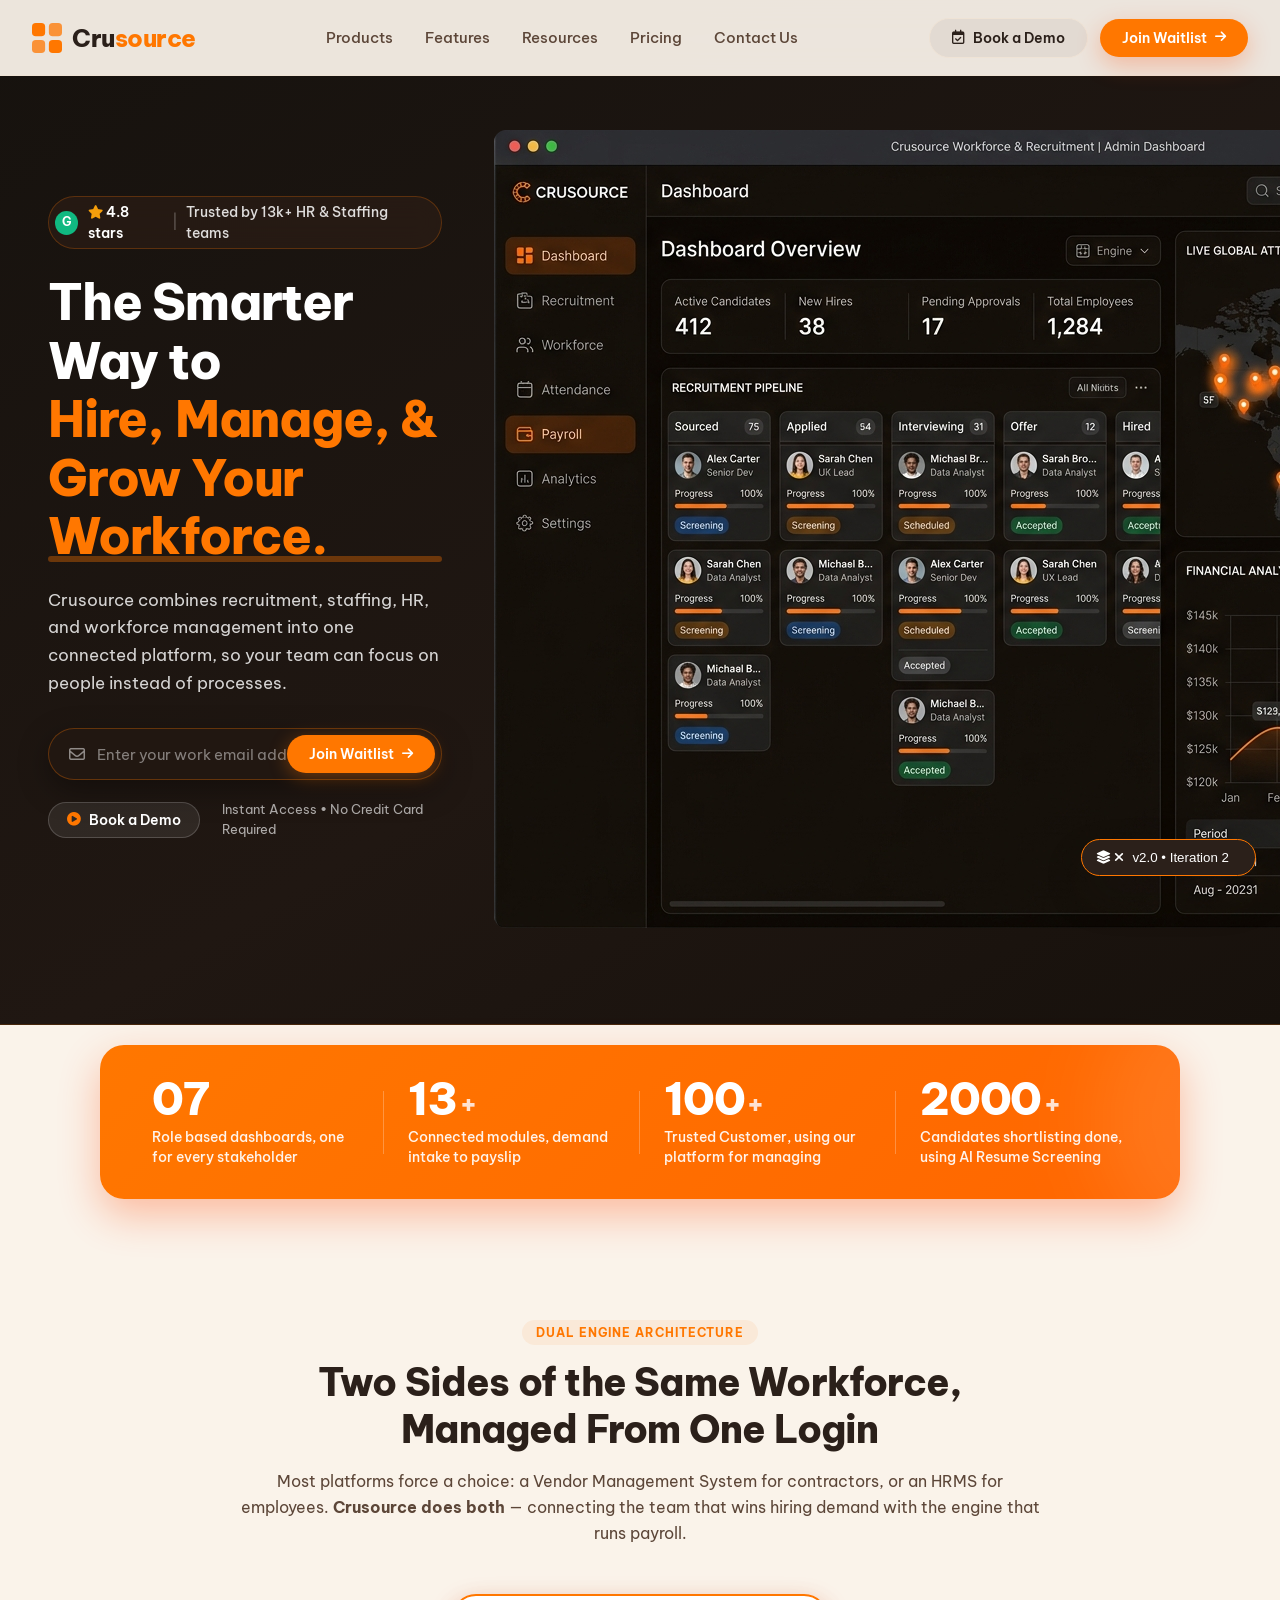
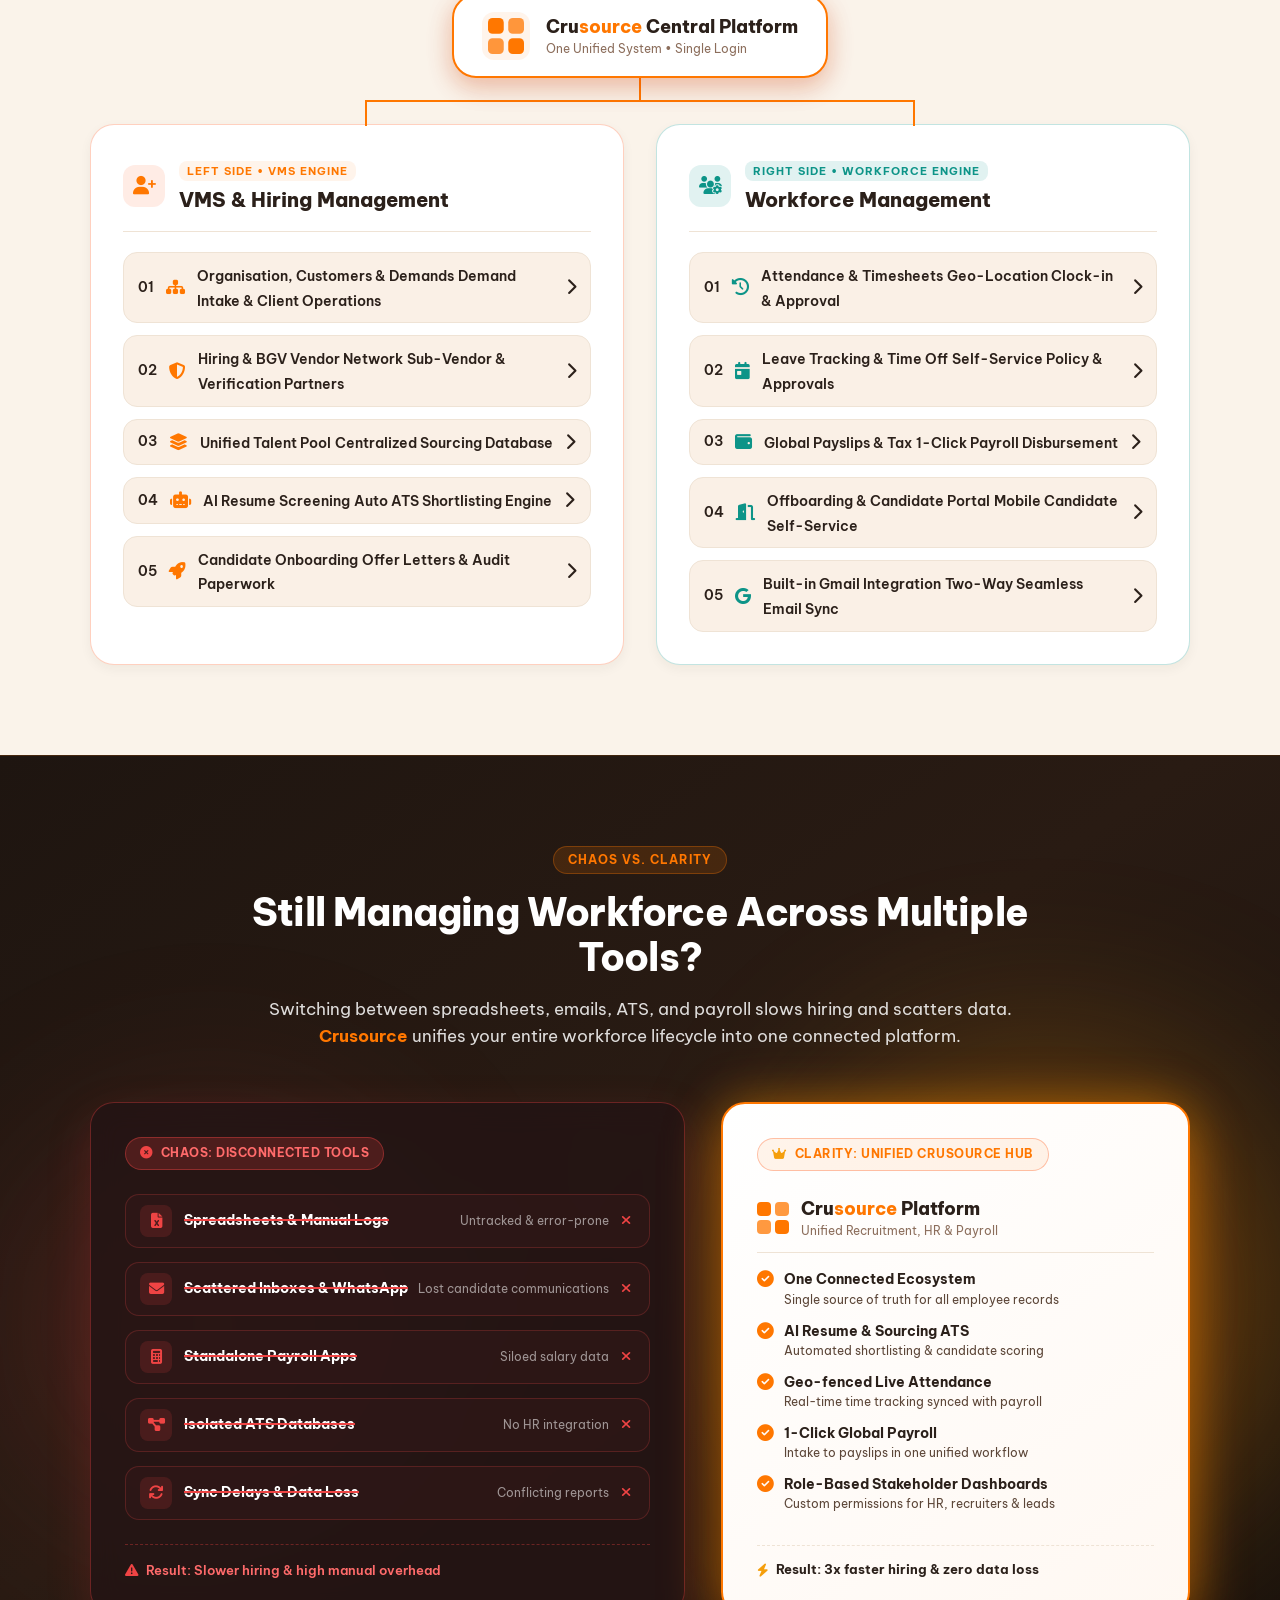
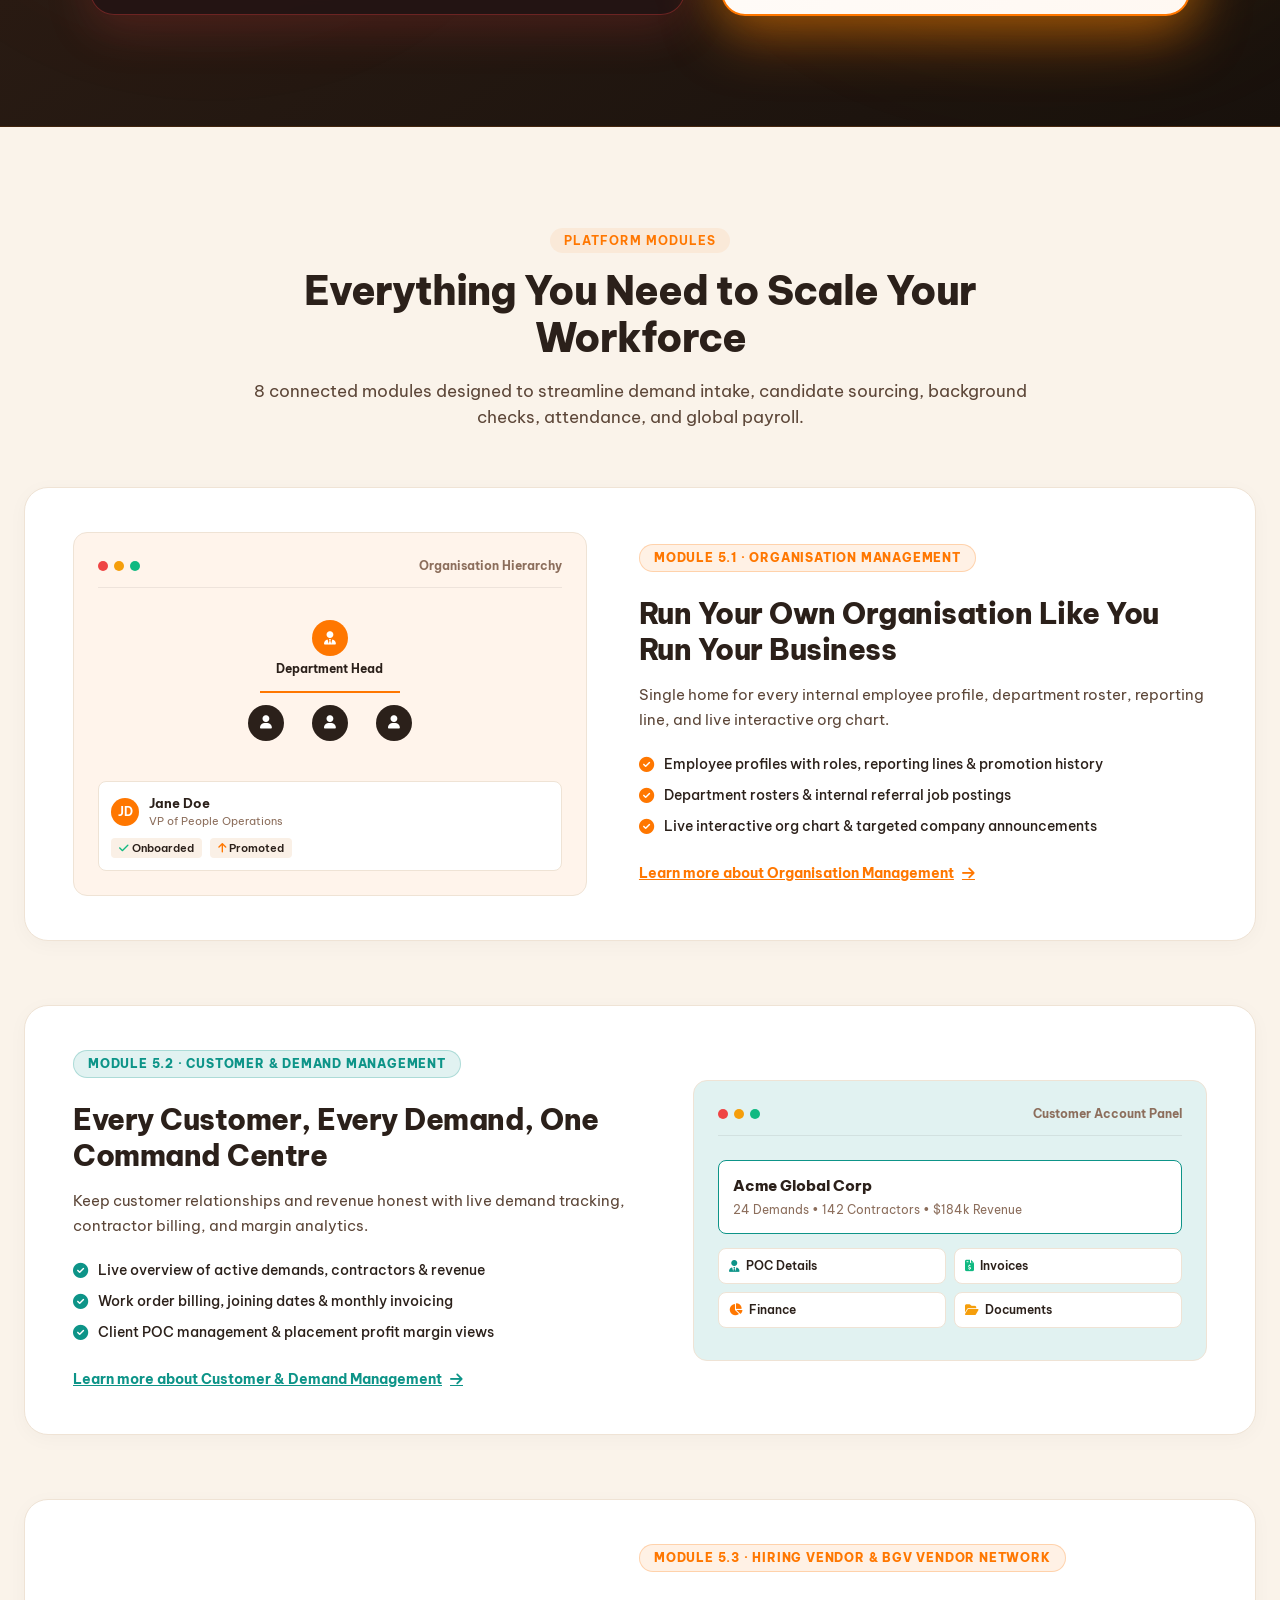
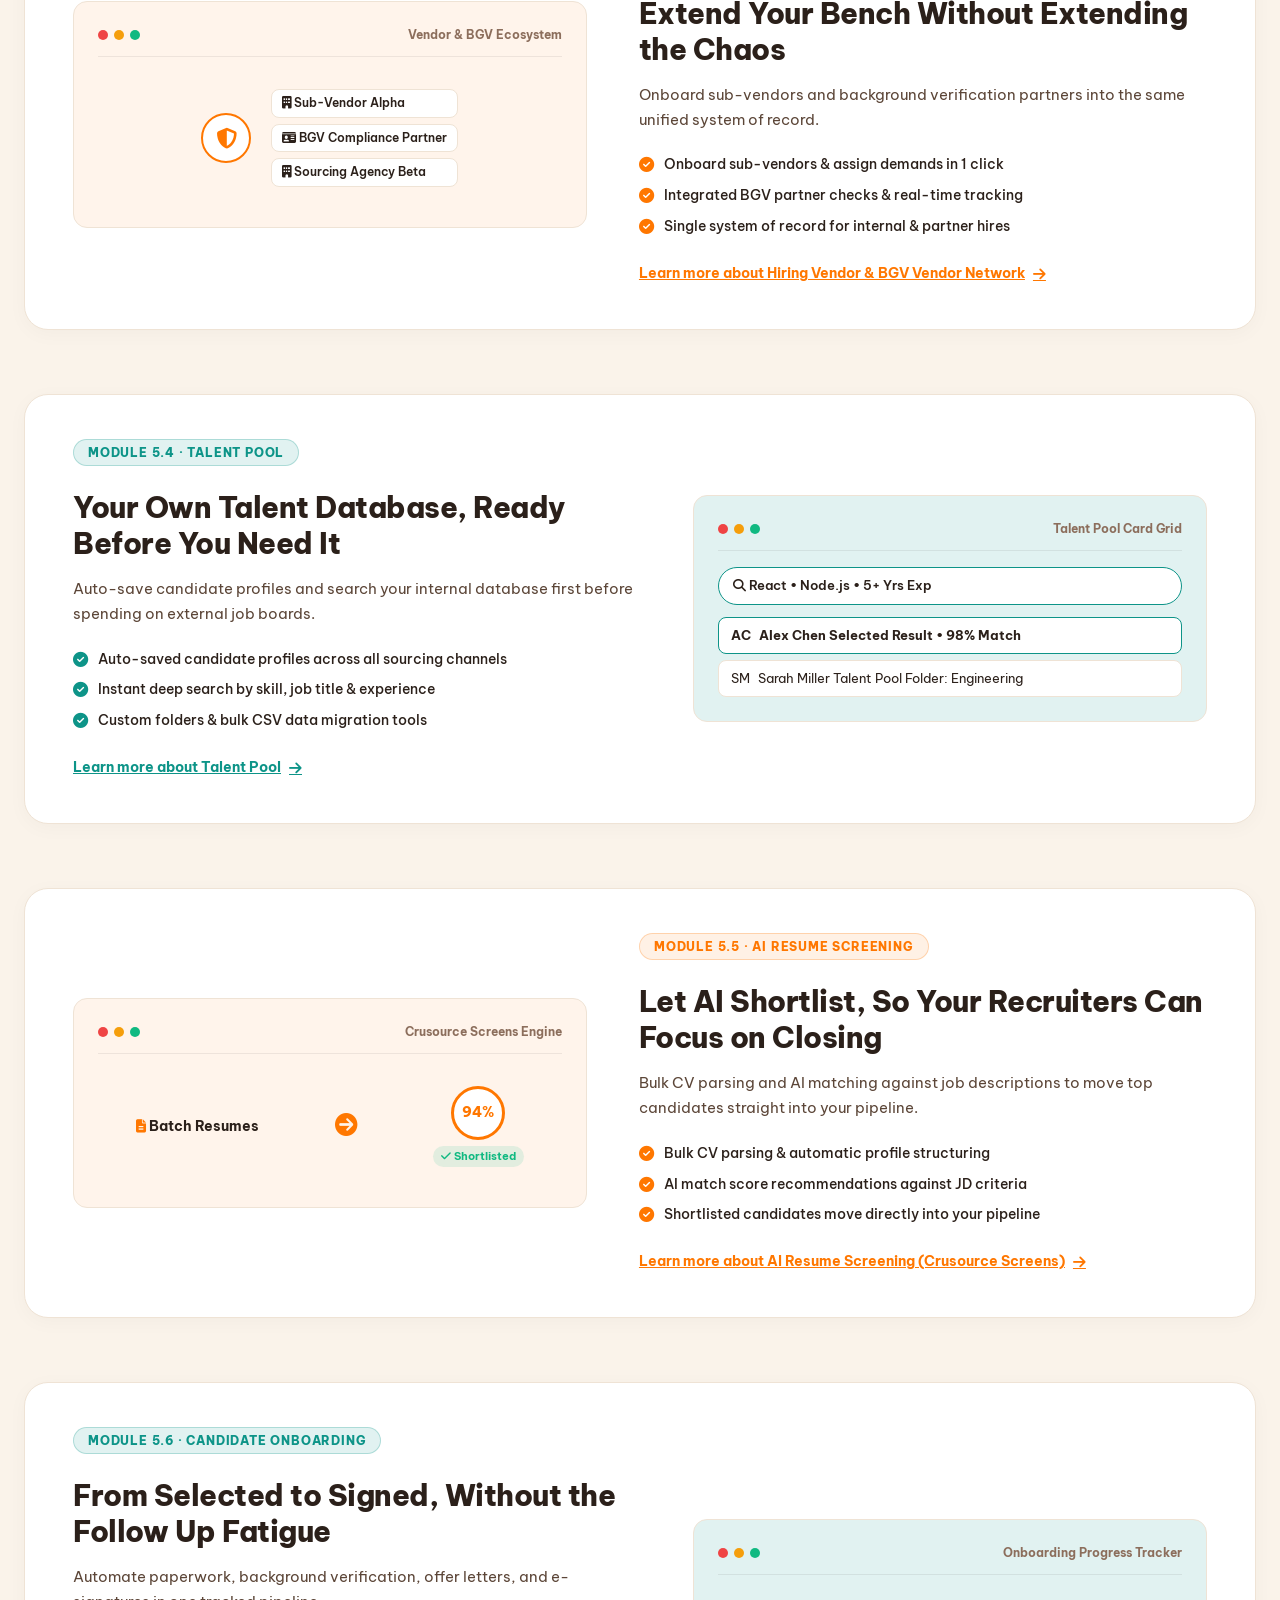
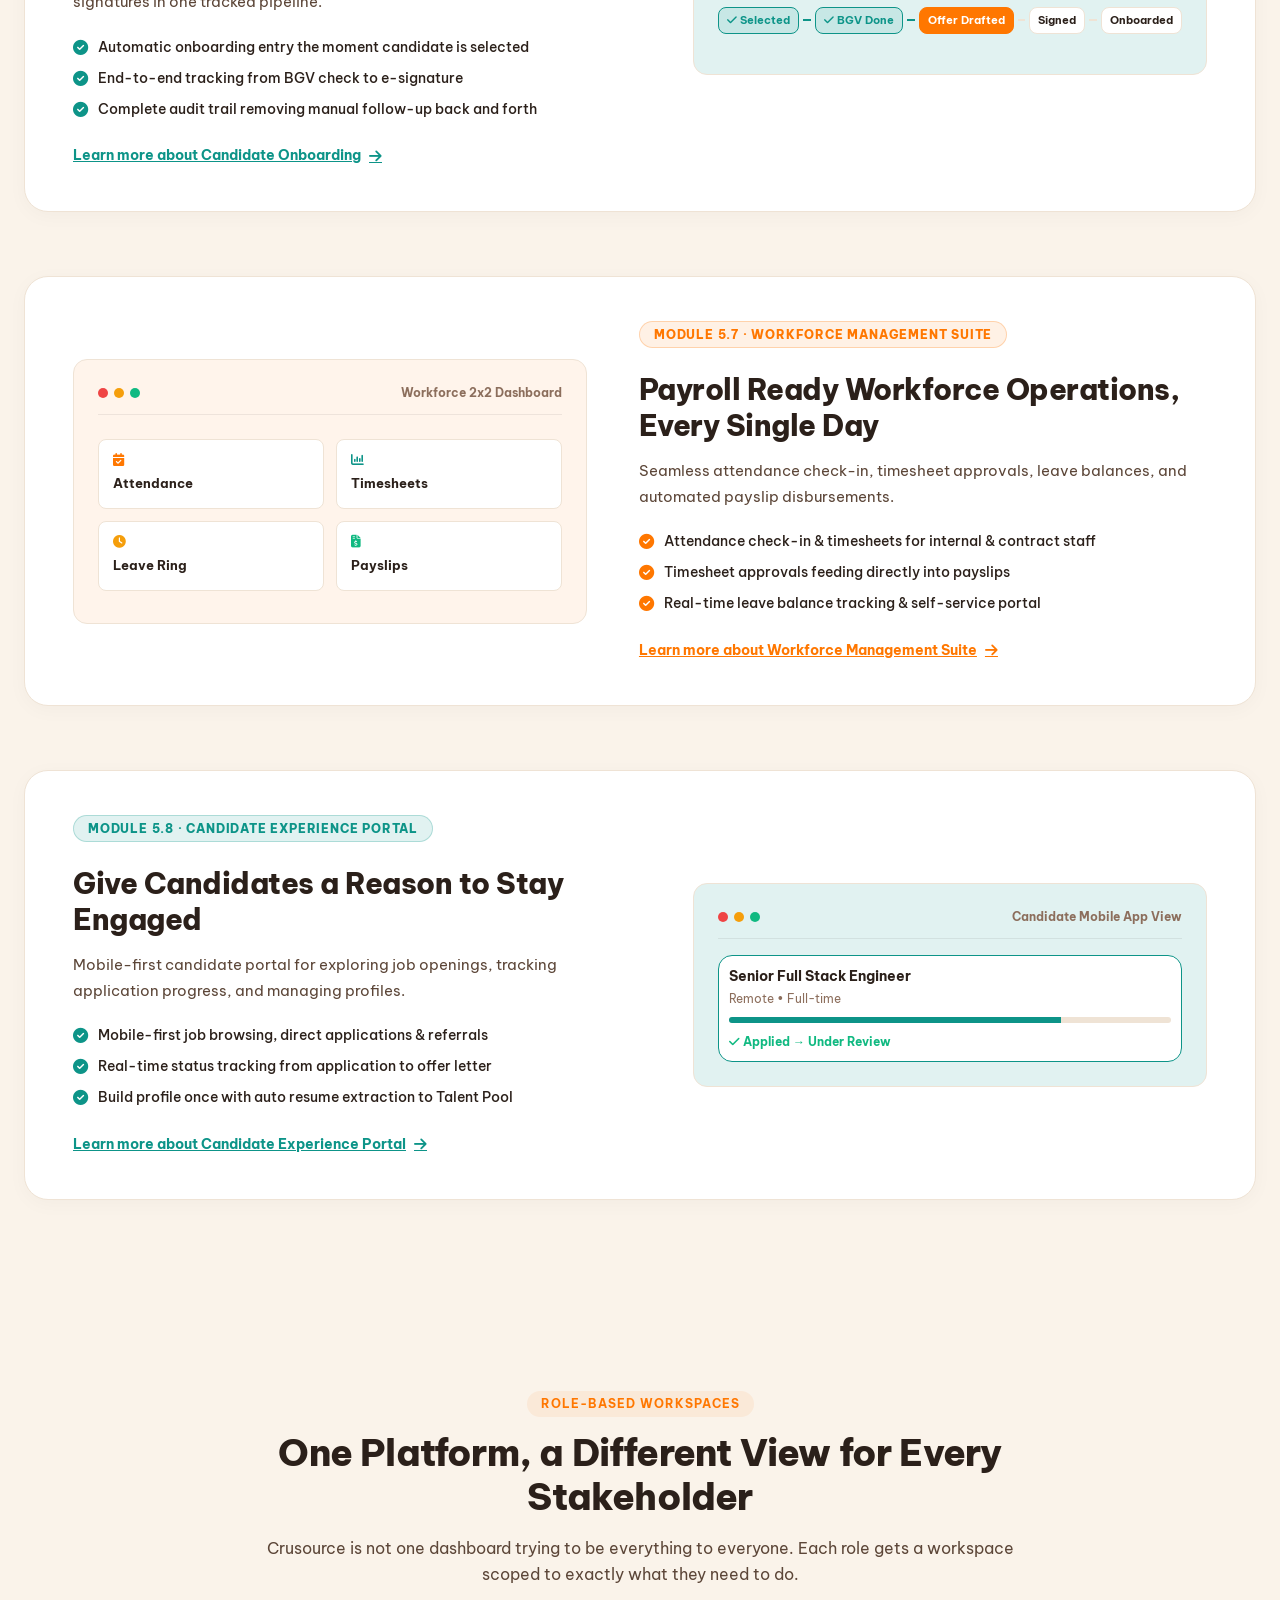
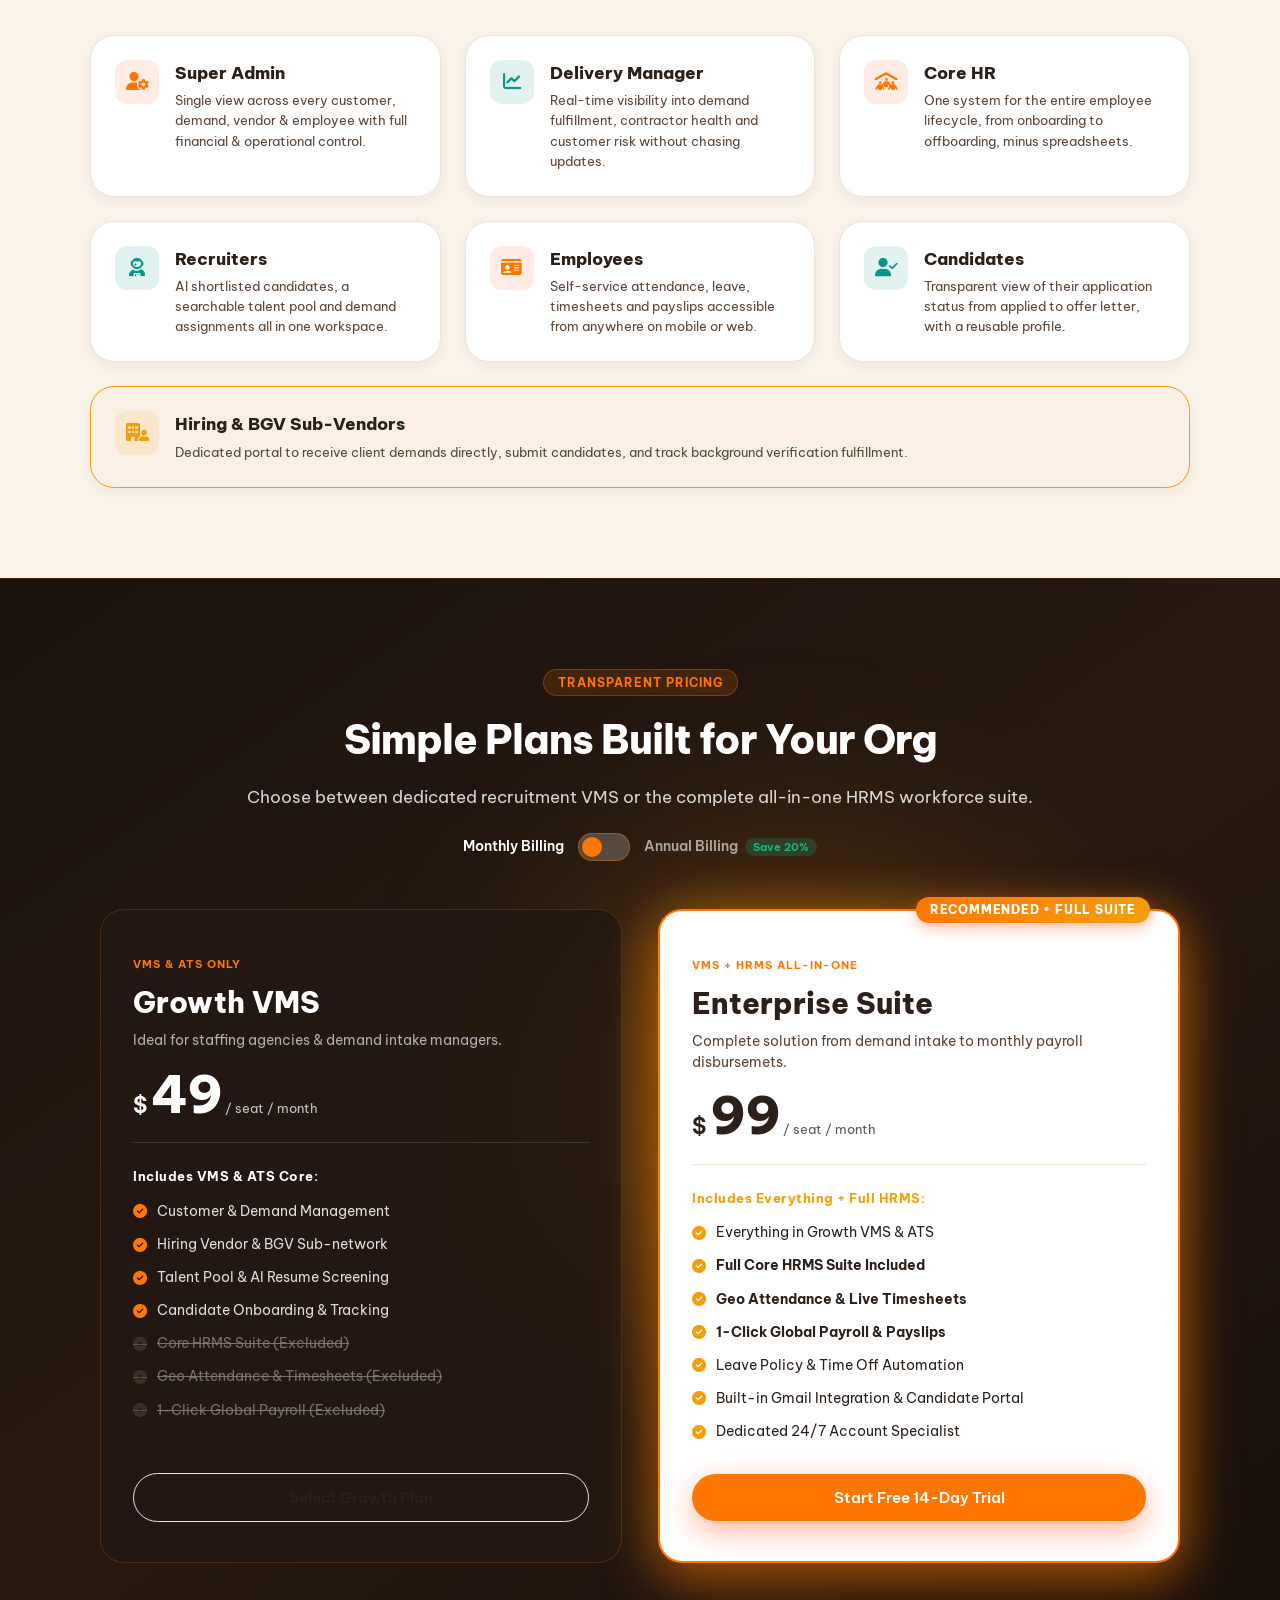
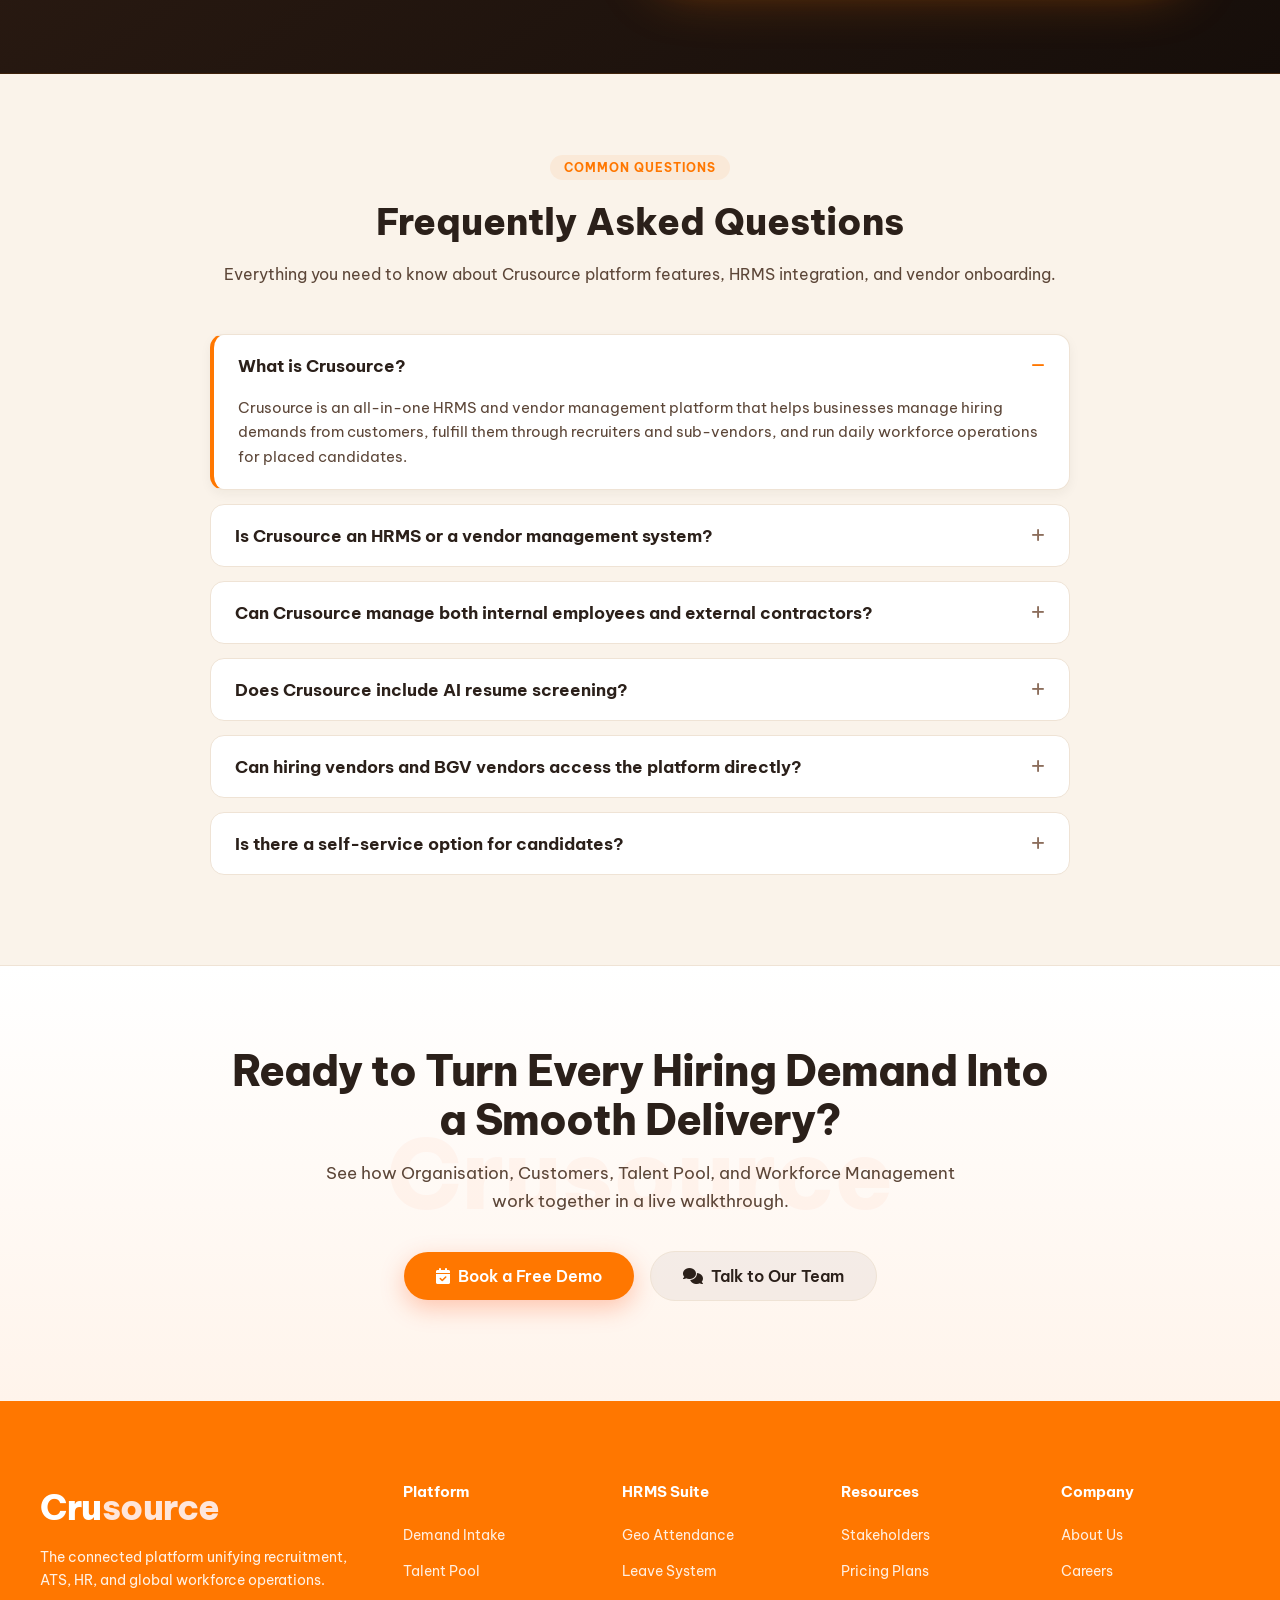
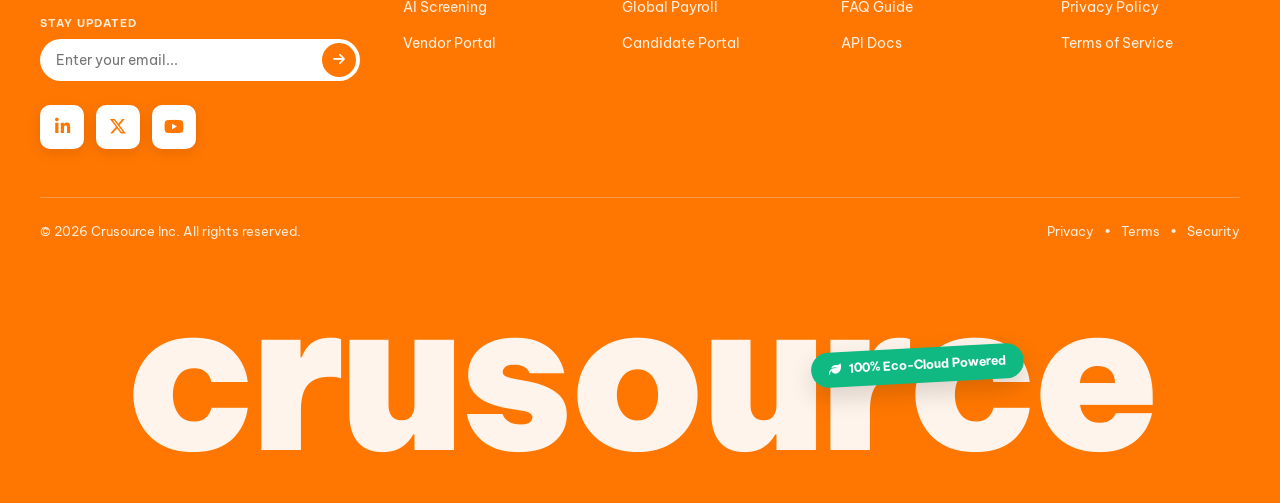
<file: iteration2.html>
<!DOCTYPE html>
<html lang="en">

<head>
  <meta charset="UTF-8" />
  <meta name="viewport" content="width=device-width, initial-scale=1.0" />
  <title>Crusource — Iteration 2 (Feature Matrix & Workflow Focus)</title>
  <meta name="description"
    content="Crusource combines recruitment, staffing, HR, and workforce management into one powerful platform, so your team can focus on people instead of processes." />

  <!-- Google Fonts: Be Vietnam Pro -->
  <link rel="preconnect" href="https://fonts.googleapis.com">
  <link rel="preconnect" href="https://fonts.gstatic.com" crossorigin>
  <link
    href="https://fonts.googleapis.com/css2?family=Be+Vietnam+Pro:ital,wght@0,300;0,400;0,500;0,600;0,700;0,800;1,400&display=swap"
    rel="stylesheet">

  <!-- FontAwesome Icons -->
  <link rel="stylesheet" href="https://cdnjs.cloudflare.com/ajax/libs/font-awesome/6.4.0/css/all.min.css" />

  <!-- Stylesheet -->
  <link rel="stylesheet" href="style.css" />
</head>

<body class="theme-editorial">

  <!-- Refined Smart Navigation Bar (Hides on Scroll Down, Shows on Scroll Up) -->
  <header class="navbar" id="navbar">
    <div class="nav-container">
      <a href="#" class="brand-logo" id="brand-logo">
        <div class="logo-icon">
          <svg width="30" height="30" viewBox="0 0 32 32" fill="none" xmlns="http://www.w3.org/2000/svg">
            <rect width="14" height="14" rx="4" fill="#FF7700" />
            <rect x="18" width="14" height="14" rx="4" fill="#FF7700" fill-opacity="0.75" />
            <rect y="18" width="14" height="14" rx="4" fill="#FF7700" fill-opacity="0.75" />
            <rect x="18" y="18" width="14" height="14" rx="4" fill="#FF7700" />
          </svg>
        </div>
        <span class="logo-text">Cru<span class="logo-accent">source</span></span>
      </a>

      <nav class="nav-menu" id="nav-menu">
        <ul class="nav-list">
          <li class="nav-item"><a href="#products" class="nav-link">Products</a></li>
          <li class="nav-item"><a href="#features" class="nav-link">Features</a></li>
          <li class="nav-item"><a href="#resources" class="nav-link">Resources</a></li>
          <li class="nav-item"><a href="#pricing" class="nav-link">Pricing</a></li>
          <li class="nav-item"><a href="#contact" class="nav-link">Contact Us</a></li>
        </ul>
      </nav>

      <div class="nav-actions">
        <button class="btn btn-subtle" id="btn-demo-top">
          <i class="fa-regular fa-calendar-check"></i>
          <span>Book a Demo</span>
        </button>
        <button class="btn btn-primary" id="btn-waitlist-top">
          <span>Join Waitlist</span>
          <i class="fa-solid fa-arrow-right btn-arrow"></i>
        </button>
        <button class="mobile-toggle" id="mobile-toggle" aria-label="Toggle Navigation">
          <i class="fa-solid fa-bars"></i>
        </button>
      </div>
    </div>
  </header>

  <!-- Main Wrapper -->
  <main class="main-wrapper">

    <!-- CLEAN ENHANCED DARK SPLIT HERO SECTION (ITERATION 2) -->
    <section class="hero-section hero-split-dark" id="hero-section">
      <div class="hero-container-split">

        <!-- LEFT COLUMN: CONTENT -->
        <div class="hero-content-col">

          <!-- Sleek Dark Trust Badge -->
          <div class="rating-badge-dark" id="rating-badge">
            <div class="badge-icon-warm">G</div>
            <div class="badge-text-dark">
              <span class="stars-val-dark"><i class="fa-solid fa-star text-gold"></i> 4.8 stars</span>
              <span class="divider-dark">|</span>
              <span class="reviews-count-dark">Trusted by 13k+ HR & Staffing teams</span>
            </div>
          </div>

          <!-- Headline (Strict 2 lines) -->
          <h1 class="hero-headline-dark">
            The Smarter Way to<br />
            <span class="headline-highlight-orange-dark">Hire, Manage, & Grow Your Workforce.</span>
          </h1>

          <p class="hero-description-dark">
            Crusource combines recruitment, staffing, HR, and workforce management
            into one connected platform, so your team can focus on people instead of processes.
          </p>

          <!-- Waitlist Form Container -->
          <form class="hero-waitlist-form-dark" id="hero-waitlist-form">
            <div class="input-wrapper-dark">
              <i class="fa-regular fa-envelope input-icon-dark"></i>
              <input type="email" id="hero-email" class="hero-email-input-dark"
                placeholder="Enter your work email address..." required autocomplete="email" />
              <button type="submit" class="btn btn-primary btn-form-submit-glow" id="btn-form-submit">
                <span>Join Waitlist</span>
                <i class="fa-solid fa-arrow-right btn-arrow"></i>
              </button>
            </div>
          </form>

          <div class="hero-ctas-secondary-dark">
            <button class="btn btn-dark-subtle btn-hero-demo" id="btn-demo-hero">
              <i class="fa-solid fa-circle-play text-orange"></i>
              <span>Book a Demo</span>
            </button>
            <span class="trust-micro-note-dark">
              <i class="fa-solid fa-shield-check text-green"></i> Instant Access • No Credit Card Required
            </span>
          </div>

        </div>

        <!-- RIGHT COLUMN: FULL-BLEED ULTRA-MODERN LIVE DASHBOARD SHOWCASE & METRIC BADGES -->
        <!-- RIGHT COLUMN: FULL-BLEED ULTRA-MODERN DASHBOARD SHOWCASE -->
        <div class="hero-media-col">
          <div class="hero-glow-backdrop"></div>
          
          <div class="hero-dashboard-wrapper">
            <div class="hero-dashboard-frame">
              <img 
                src="assets/crusource_hero_dashboard.png" 
                alt="Crusource Unified Workforce Management Platform Dashboard" 
                class="hero-dashboard-img" 
              />
            </div>
          </div>
        </div>

      </div>
    </section>

    <!-- CONDENSED PROFESSIONAL ORANGE METRICS STRIP BANNER -->
    <section class="stats-orange-section" id="stats-section">
      <div class="stats-orange-container">
        <div class="stats-orange-card">
          <div class="stats-orange-grid">

            <div class="stat-orange-item">
              <div class="stat-orange-num-box">
                <span class="stat-orange-num">07</span>
              </div>
              <p class="stat-orange-label">Role based dashboards, one for every stakeholder</p>
            </div>

            <div class="stat-orange-item">
              <div class="stat-orange-num-box">
                <span class="stat-orange-num">13<span class="stat-orange-plus">+</span></span>
              </div>
              <p class="stat-orange-label">Connected modules, demand intake to payslip</p>
            </div>

            <div class="stat-orange-item">
              <div class="stat-orange-num-box">
                <span class="stat-orange-num">100<span class="stat-orange-plus">+</span></span>
              </div>
              <p class="stat-orange-label">Trusted Customer, using our platform for managing</p>
            </div>

            <div class="stat-orange-item">
              <div class="stat-orange-num-box">
                <span class="stat-orange-num">2000<span class="stat-orange-plus">+</span></span>
              </div>
              <p class="stat-orange-label">Candidates shortlisting done, using AI Resume Screening</p>
            </div>

          </div>
        </div>
      </div>
    </section>

    <!-- TWO SIDES OF WORKFORCE (TREE FLOWCHART DIAGRAM SECTION) -->
    <section class="pillars-section" id="products">
      <div class="pillars-container">

        <!-- Header -->
        <div class="pillars-header">
          <span class="pillars-pill">DUAL ENGINE ARCHITECTURE</span>
          <h2 class="pillars-title">Two Sides of the Same Workforce, Managed From One Login</h2>
          <p class="pillars-desc">
            Most platforms force a choice: a Vendor Management System for contractors, or an HRMS for employees.
            <strong>Crusource does both</strong> — connecting the team that wins hiring demand with the engine that runs
            payroll.
          </p>
        </div>

        <!-- Central Tree Flowchart Diagram -->
        <div class="tree-flowchart">

          <!-- Central Root Node (Crusource Core Hub) -->
          <div class="tree-root-card">
            <div class="root-logo-box">
              <svg width="36" height="36" viewBox="0 0 32 32" fill="none">
                <rect width="14" height="14" rx="4" fill="#FF7700" />
                <rect x="18" width="14" height="14" rx="4" fill="#FF7700" fill-opacity="0.75" />
                <rect y="18" width="14" height="14" rx="4" fill="#FF7700" fill-opacity="0.75" />
                <rect x="18" y="18" width="14" height="14" rx="4" fill="#FF7700" />
              </svg>
            </div>
            <div class="root-text">
              <strong class="root-title">Cru<span class="logo-accent">source</span> Central Platform</strong>
              <span class="root-subtitle">One Unified System • Single Login</span>
            </div>
          </div>

          <!-- Tree Branch Connector Lines -->
          <div class="tree-branch-lines">
            <div class="branch-stem-vertical"></div>
            <div class="branch-stem-horizontal"></div>
            <div class="branch-stem-down-left"></div>
            <div class="branch-stem-down-right"></div>
          </div>

          <!-- Dual Pillars Grid (Left: VMS, Right: Workforce Management) -->
          <div class="pillars-grid">

            <!-- Pillar 1: VMS & Hiring Management (Left Side) -->
            <div class="pillar-card pillar-1">
              <div class="pillar-card-header">
                <div class="pillar-icon bg-orange-soft">
                  <i class="fa-solid fa-user-plus text-orange"></i>
                </div>
                <div>
                  <span class="pillar-tag">LEFT SIDE • VMS ENGINE</span>
                  <h3 class="pillar-card-title">VMS & Hiring Management</h3>
                </div>
              </div>

              <!-- Flow Line Connector Track -->
              <div class="pillar-nodes-list flow-track-orange">
                <div class="node-item">
                  <span class="node-step-badge">01</span>
                  <i class="fa-solid fa-sitemap text-orange"></i>
                  <div class="node-item-text">
                    <span class="node-name">Organisation, Customers & Demands</span>
                    <span class="node-sub">Demand Intake & Client Operations</span>
                  </div>
                  <i class="fa-solid fa-chevron-right node-arrow"></i>
                </div>
                <div class="node-item">
                  <span class="node-step-badge">02</span>
                  <i class="fa-solid fa-shield-halved text-orange"></i>
                  <div class="node-item-text">
                    <span class="node-name">Hiring & BGV Vendor Network</span>
                    <span class="node-sub">Sub-Vendor & Verification Partners</span>
                  </div>
                  <i class="fa-solid fa-chevron-right node-arrow"></i>
                </div>
                <div class="node-item">
                  <span class="node-step-badge">03</span>
                  <i class="fa-solid fa-layer-group text-orange"></i>
                  <div class="node-item-text">
                    <span class="node-name">Unified Talent Pool</span>
                    <span class="node-sub">Centralized Sourcing Database</span>
                  </div>
                  <i class="fa-solid fa-chevron-right node-arrow"></i>
                </div>
                <div class="node-item">
                  <span class="node-step-badge">04</span>
                  <i class="fa-solid fa-robot text-orange"></i>
                  <div class="node-item-text">
                    <span class="node-name">AI Resume Screening</span>
                    <span class="node-sub">Auto ATS Shortlisting Engine</span>
                  </div>
                  <i class="fa-solid fa-chevron-right node-arrow"></i>
                </div>
                <div class="node-item">
                  <span class="node-step-badge">05</span>
                  <i class="fa-solid fa-rocket text-orange"></i>
                  <div class="node-item-text">
                    <span class="node-name">Candidate Onboarding</span>
                    <span class="node-sub">Offer Letters & Audit Paperwork</span>
                  </div>
                  <i class="fa-solid fa-chevron-right node-arrow"></i>
                </div>
              </div>
            </div>

            <!-- Pillar 2: Workforce Management / HRMS (Right Side) -->
            <div class="pillar-card pillar-2">
              <div class="pillar-card-header">
                <div class="pillar-icon bg-teal-soft">
                  <i class="fa-solid fa-users-gear text-teal"></i>
                </div>
                <div>
                  <span class="pillar-tag tag-teal">RIGHT SIDE • WORKFORCE ENGINE</span>
                  <h3 class="pillar-card-title">Workforce Management</h3>
                </div>
              </div>

              <!-- Flow Line Connector Track -->
              <div class="pillar-nodes-list flow-track-teal">
                <div class="node-item">
                  <span class="node-step-badge tag-teal-badge">01</span>
                  <i class="fa-solid fa-clock-rotate-left text-teal"></i>
                  <div class="node-item-text">
                    <span class="node-name">Attendance & Timesheets</span>
                    <span class="node-sub">Geo-Location Clock-in & Approval</span>
                  </div>
                  <i class="fa-solid fa-chevron-right node-arrow"></i>
                </div>
                <div class="node-item">
                  <span class="node-step-badge tag-teal-badge">02</span>
                  <i class="fa-solid fa-calendar-day text-teal"></i>
                  <div class="node-item-text">
                    <span class="node-name">Leave Tracking & Time Off</span>
                    <span class="node-sub">Self-Service Policy & Approvals</span>
                  </div>
                  <i class="fa-solid fa-chevron-right node-arrow"></i>
                </div>
                <div class="node-item">
                  <span class="node-step-badge tag-teal-badge">03</span>
                  <i class="fa-solid fa-wallet text-teal"></i>
                  <div class="node-item-text">
                    <span class="node-name">Global Payslips & Tax</span>
                    <span class="node-sub">1-Click Payroll Disbursement</span>
                  </div>
                  <i class="fa-solid fa-chevron-right node-arrow"></i>
                </div>
                <div class="node-item">
                  <span class="node-step-badge tag-teal-badge">04</span>
                  <i class="fa-solid fa-door-open text-teal"></i>
                  <div class="node-item-text">
                    <span class="node-name">Offboarding & Candidate Portal</span>
                    <span class="node-sub">Mobile Candidate Self-Service</span>
                  </div>
                  <i class="fa-solid fa-chevron-right node-arrow"></i>
                </div>
                <div class="node-item">
                  <span class="node-step-badge tag-teal-badge">05</span>
                  <i class="fa-brands fa-google text-teal"></i>
                  <div class="node-item-text">
                    <span class="node-name">Built-in Gmail Integration</span>
                    <span class="node-sub">Two-Way Seamless Email Sync</span>
                  </div>
                  <i class="fa-solid fa-chevron-right node-arrow"></i>
                </div>
              </div>
            </div>

          </div>

        </div>

      </div>
    </section>

    <!-- CHAOS VS CLARITY COMPARISON SECTION -->
    <section class="comparison-section" id="comparison-section">
      <div class="comparison-container">

        <!-- Section Header -->
        <div class="comparison-header">
          <span class="comparison-pill">CHAOS VS. CLARITY</span>
          <h2 class="comparison-title">Still Managing Workforce Across Multiple Tools?</h2>
          <p class="comparison-desc">
            Switching between spreadsheets, emails, ATS, and payroll slows hiring and scatters data.
            <strong>Crusource</strong> unifies your entire workforce lifecycle into one connected platform.
          </p>
        </div>

        <!-- Comparison Dual Card Grid -->
        <div class="comparison-grid">

          <!-- Chaos Card (Red Marked / Disconnected Tools) -->
          <div class="comparison-card chaos-card">
            <div class="card-status-badge badge-chaos">
              <i class="fa-solid fa-circle-xmark text-red"></i>
              <span>CHAOS: DISCONNECTED TOOLS</span>
            </div>

            <div class="chaos-tools-grid">
              <div class="chaos-tool-item">
                <div class="tool-icon-box bg-red-soft">
                  <i class="fa-solid fa-file-excel text-red"></i>
                </div>
                <div class="tool-text">
                  <strong>Spreadsheets & Manual Logs</strong>
                  <span>Untracked & error-prone</span>
                </div>
                <i class="fa-solid fa-xmark strike-icon"></i>
              </div>

              <div class="chaos-tool-item">
                <div class="tool-icon-box bg-red-soft">
                  <i class="fa-solid fa-envelope text-red"></i>
                </div>
                <div class="tool-text">
                  <strong>Scattered Inboxes & WhatsApp</strong>
                  <span>Lost candidate communications</span>
                </div>
                <i class="fa-solid fa-xmark strike-icon"></i>
              </div>

              <div class="chaos-tool-item">
                <div class="tool-icon-box bg-red-soft">
                  <i class="fa-solid fa-calculator text-red"></i>
                </div>
                <div class="tool-text">
                  <strong>Standalone Payroll Apps</strong>
                  <span>Siloed salary data</span>
                </div>
                <i class="fa-solid fa-xmark strike-icon"></i>
              </div>

              <div class="chaos-tool-item">
                <div class="tool-icon-box bg-red-soft">
                  <i class="fa-solid fa-diagram-project text-red"></i>
                </div>
                <div class="tool-text">
                  <strong>Isolated ATS Databases</strong>
                  <span>No HR integration</span>
                </div>
                <i class="fa-solid fa-xmark strike-icon"></i>
              </div>

              <div class="chaos-tool-item">
                <div class="tool-icon-box bg-red-soft">
                  <i class="fa-solid fa-arrows-rotate text-red"></i>
                </div>
                <div class="tool-text">
                  <strong>Sync Delays & Data Loss</strong>
                  <span>Conflicting reports</span>
                </div>
                <i class="fa-solid fa-xmark strike-icon"></i>
              </div>
            </div>

            <div class="chaos-footer-note">
              <i class="fa-solid fa-triangle-exclamation text-red"></i>
              <span>Result: Slower hiring & high manual overhead</span>
            </div>
          </div>

          <!-- Clarity Card (The King: Single Crusource Platform) -->
          <div class="comparison-card king-card">
            <div class="card-status-badge badge-king">
              <i class="fa-solid fa-crown text-gold"></i>
              <span>CLARITY: UNIFIED CRUSOURCE HUB</span>
            </div>

            <div class="king-dashboard-box">
              <div class="king-brand-header">
                <div class="logo-icon">
                  <svg width="32" height="32" viewBox="0 0 32 32" fill="none">
                    <rect width="14" height="14" rx="4" fill="#FF7700" />
                    <rect x="18" width="14" height="14" rx="4" fill="#FF7700" fill-opacity="0.75" />
                    <rect y="18" width="14" height="14" rx="4" fill="#FF7700" fill-opacity="0.75" />
                    <rect x="18" y="18" width="14" height="14" rx="4" fill="#FF7700" />
                  </svg>
                </div>
                <div>
                  <h3 class="king-title">Cru<span class="logo-accent">source</span> Platform</h3>
                  <span class="king-subtitle">Unified Recruitment, HR & Payroll</span>
                </div>
              </div>

              <div class="king-solutions-list">
                <div class="king-solution-item">
                  <i class="fa-solid fa-circle-check text-orange"></i>
                  <div>
                    <strong>One Connected Ecosystem</strong>
                    <p>Single source of truth for all employee records</p>
                  </div>
                </div>

                <div class="king-solution-item">
                  <i class="fa-solid fa-circle-check text-orange"></i>
                  <div>
                    <strong>AI Resume & Sourcing ATS</strong>
                    <p>Automated shortlisting & candidate scoring</p>
                  </div>
                </div>

                <div class="king-solution-item">
                  <i class="fa-solid fa-circle-check text-orange"></i>
                  <div>
                    <strong>Geo-fenced Live Attendance</strong>
                    <p>Real-time time tracking synced with payroll</p>
                  </div>
                </div>

                <div class="king-solution-item">
                  <i class="fa-solid fa-circle-check text-orange"></i>
                  <div>
                    <strong>1-Click Global Payroll</strong>
                    <p>Intake to payslips in one unified workflow</p>
                  </div>
                </div>

                <div class="king-solution-item">
                  <i class="fa-solid fa-circle-check text-orange"></i>
                  <div>
                    <strong>Role-Based Stakeholder Dashboards</strong>
                    <p>Custom permissions for HR, recruiters & leads</p>
                  </div>
                </div>
              </div>
            </div>

            <div class="king-footer-note">
              <i class="fa-solid fa-bolt text-gold"></i>
              <span>Result: 3x faster hiring & zero data loss</span>
            </div>
          </div>

        </div>

      </div>
    </section>

    <!-- ALTERNATING LEFT-RIGHT FEATURE SHOWCASE (ITERATION 2) -->
    <section class="features-zigzag-section" id="features">
      <div class="features-zigzag-container">

        <div class="features-matrix-header">
          <span class="features-pill">PLATFORM MODULES</span>
          <h2 class="features-matrix-title">Everything You Need to Scale Your Workforce</h2>
          <p class="features-matrix-desc">
            8 connected modules designed to streamline demand intake, candidate sourcing, background checks, attendance,
            and global payroll.
          </p>
        </div>

        <div class="zigzag-rows-wrapper">

          <!-- Module 5.1: Organisation Management (Image Left ~45%, Copy Right ~55%) -->
          <div class="zigzag-row row-img-left">
            <div class="zigzag-media-col">
              <div class="zigzag-card-mockup bg-orange-light-soft">
                <div class="mockup-header-bar">
                  <span class="dot red"></span><span class="dot yellow"></span><span class="dot green"></span>
                  <span class="mockup-title">Organisation Hierarchy</span>
                </div>
                <div class="mockup-org-visual">
                  <div class="org-head-node">
                    <div class="avatar-circle main-avatar"><i class="fa-solid fa-user-tie"></i></div>
                    <span class="node-name">Department Head</span>
                  </div>
                  <div class="org-connector-lines"></div>
                  <div class="org-children-row">
                    <div class="avatar-circle"><i class="fa-solid fa-user"></i></div>
                    <div class="avatar-circle"><i class="fa-solid fa-user"></i></div>
                    <div class="avatar-circle"><i class="fa-solid fa-user"></i></div>
                  </div>
                </div>
                <!-- Profile Card Summary Mockup -->
                <div class="mini-profile-card">
                  <div class="mini-profile-header">
                    <div class="mini-avatar-sm">JD</div>
                    <div class="mini-profile-meta">
                      <span class="mini-name">Jane Doe</span>
                      <span class="mini-role">VP of People Operations</span>
                    </div>
                  </div>
                  <div class="mini-timeline-strip">
                    <span class="step-chip"><i class="fa-solid fa-check text-green"></i> Onboarded</span>
                    <span class="step-chip"><i class="fa-solid fa-arrow-up text-orange"></i> Promoted</span>
                  </div>
                </div>
              </div>
            </div>
            <div class="zigzag-content-col">
              <span class="module-code-pill">MODULE 5.1 · ORGANISATION MANAGEMENT</span>
              <h3 class="zigzag-heading">Run Your Own Organisation Like You Run Your Business</h3>
              <p class="zigzag-desc">
                Single home for every internal employee profile, department roster, reporting line, and live interactive
                org chart.
              </p>
              <ul class="zigzag-bullets">
                <li><i class="fa-solid fa-circle-check text-orange"></i> Employee profiles with roles, reporting lines &
                  promotion history</li>
                <li><i class="fa-solid fa-circle-check text-orange"></i> Department rosters & internal referral job
                  postings</li>
                <li><i class="fa-solid fa-circle-check text-orange"></i> Live interactive org chart & targeted company
                  announcements</li>
              </ul>
              <a href="#contact" class="zigzag-link">Learn more about Organisation Management <i
                  class="fa-solid fa-arrow-right"></i></a>
            </div>
          </div>

          <!-- Module 5.2: Customer & Demand Management (Copy Left ~55%, Image Right ~45%) -->
          <div class="zigzag-row row-img-right">
            <div class="zigzag-content-col">
              <span class="module-code-pill tag-teal">MODULE 5.2 · CUSTOMER & DEMAND MANAGEMENT</span>
              <h3 class="zigzag-heading">Every Customer, Every Demand, One Command Centre</h3>
              <p class="zigzag-desc">
                Keep customer relationships and revenue honest with live demand tracking, contractor billing, and margin
                analytics.
              </p>
              <ul class="zigzag-bullets">
                <li><i class="fa-solid fa-circle-check text-teal"></i> Live overview of active demands, contractors &
                  revenue</li>
                <li><i class="fa-solid fa-circle-check text-teal"></i> Work order billing, joining dates & monthly
                  invoicing</li>
                <li><i class="fa-solid fa-circle-check text-teal"></i> Client POC management & placement profit margin
                  views</li>
              </ul>
              <a href="#contact" class="zigzag-link text-teal">Learn more about Customer & Demand Management <i
                  class="fa-solid fa-arrow-right"></i></a>
            </div>
            <div class="zigzag-media-col">
              <div class="zigzag-card-mockup bg-teal-soft">
                <div class="mockup-header-bar">
                  <span class="dot red"></span><span class="dot yellow"></span><span class="dot green"></span>
                  <span class="mockup-title">Customer Account Panel</span>
                </div>
                <div class="customer-center-card">
                  <div class="cust-main-panel">
                    <span class="cust-title">Acme Global Corp</span>
                    <span class="cust-metric">24 Demands • 142 Contractors • $184k Revenue</span>
                  </div>
                  <div class="satellites-grid">
                    <span class="sat-item"><i class="fa-solid fa-user-tie text-teal"></i> POC Details</span>
                    <span class="sat-item"><i class="fa-solid fa-file-invoice-dollar text-green"></i> Invoices</span>
                    <span class="sat-item"><i class="fa-solid fa-chart-pie text-orange"></i> Finance</span>
                    <span class="sat-item"><i class="fa-solid fa-folder-open text-gold"></i> Documents</span>
                  </div>
                </div>
              </div>
            </div>
          </div>

          <!-- Module 5.3: Hiring Vendor & BGV Vendor Network (Image Left ~45%, Copy Right ~55%) -->
          <div class="zigzag-row row-img-left">
            <div class="zigzag-media-col">
              <div class="zigzag-card-mockup bg-orange-light-soft">
                <div class="mockup-header-bar">
                  <span class="dot red"></span><span class="dot yellow"></span><span class="dot green"></span>
                  <span class="mockup-title">Vendor & BGV Ecosystem</span>
                </div>
                <div class="mockup-network-visual">
                  <div class="hub-center"><i class="fa-solid fa-shield-halved text-orange"></i></div>
                  <div class="network-satellites">
                    <span class="sat-node"><i class="fa-solid fa-building"></i> Sub-Vendor Alpha</span>
                    <span class="sat-node"><i class="fa-solid fa-id-card"></i> BGV Compliance Partner</span>
                    <span class="sat-node"><i class="fa-solid fa-building"></i> Sourcing Agency Beta</span>
                  </div>
                </div>
              </div>
            </div>
            <div class="zigzag-content-col">
              <span class="module-code-pill">MODULE 5.3 · HIRING VENDOR & BGV VENDOR NETWORK</span>
              <h3 class="zigzag-heading">Extend Your Bench Without Extending the Chaos</h3>
              <p class="zigzag-desc">
                Onboard sub-vendors and background verification partners into the same unified system of record.
              </p>
              <ul class="zigzag-bullets">
                <li><i class="fa-solid fa-circle-check text-orange"></i> Onboard sub-vendors & assign demands in 1 click
                </li>
                <li><i class="fa-solid fa-circle-check text-orange"></i> Integrated BGV partner checks & real-time
                  tracking</li>
                <li><i class="fa-solid fa-circle-check text-orange"></i> Single system of record for internal & partner
                  hires</li>
              </ul>
              <a href="#contact" class="zigzag-link">Learn more about Hiring Vendor & BGV Vendor Network <i
                  class="fa-solid fa-arrow-right"></i></a>
            </div>
          </div>

          <!-- Module 5.4: Talent Pool (Copy Left ~55%, Image Right ~45%) -->
          <div class="zigzag-row row-img-right">
            <div class="zigzag-content-col">
              <span class="module-code-pill tag-teal">MODULE 5.4 · TALENT POOL</span>
              <h3 class="zigzag-heading">Your Own Talent Database, Ready Before You Need It</h3>
              <p class="zigzag-desc">
                Auto-save candidate profiles and search your internal database first before spending on external job
                boards.
              </p>
              <ul class="zigzag-bullets">
                <li><i class="fa-solid fa-circle-check text-teal"></i> Auto-saved candidate profiles across all sourcing
                  channels</li>
                <li><i class="fa-solid fa-circle-check text-teal"></i> Instant deep search by skill, job title &
                  experience</li>
                <li><i class="fa-solid fa-circle-check text-teal"></i> Custom folders & bulk CSV data migration tools
                </li>
              </ul>
              <a href="#contact" class="zigzag-link text-teal">Learn more about Talent Pool <i
                  class="fa-solid fa-arrow-right"></i></a>
            </div>
            <div class="zigzag-media-col">
              <div class="zigzag-card-mockup bg-teal-soft">
                <div class="mockup-header-bar">
                  <span class="dot red"></span><span class="dot yellow"></span><span class="dot green"></span>
                  <span class="mockup-title">Talent Pool Card Grid</span>
                </div>
                <div class="mockup-search-visual">
                  <div class="search-input-pill"><i class="fa-solid fa-magnifying-glass"></i> React • Node.js • 5+ Yrs
                    Exp</div>
                  <div class="candidate-cards-mini">
                    <div class="cand-row active-cand">
                      <div class="cand-avatar">AC</div>
                      <div class="cand-info">
                        <span class="cand-name">Alex Chen</span>
                        <span class="cand-tag">Selected Result • 98% Match</span>
                      </div>
                    </div>
                    <div class="cand-row">
                      <div class="cand-avatar">SM</div>
                      <div class="cand-info">
                        <span class="cand-name">Sarah Miller</span>
                        <span class="cand-tag">Talent Pool Folder: Engineering</span>
                      </div>
                    </div>
                  </div>
                </div>
              </div>
            </div>
          </div>

          <!-- Module 5.5: AI Resume Screening (Image Left ~45%, Copy Right ~55%) -->
          <div class="zigzag-row row-img-left">
            <div class="zigzag-media-col">
              <div class="zigzag-card-mockup bg-orange-light-soft">
                <div class="mockup-header-bar">
                  <span class="dot red"></span><span class="dot yellow"></span><span class="dot green"></span>
                  <span class="mockup-title">Crusource Screens Engine</span>
                </div>
                <div class="mockup-ai-visual">
                  <div class="doc-stack">
                    <i class="fa-solid fa-file-lines text-orange"></i>
                    <span>Batch Resumes</span>
                  </div>
                  <div class="ai-arrow"><i class="fa-solid fa-circle-arrow-right text-orange"></i></div>
                  <div class="score-badge-card">
                    <div class="score-ring">94%</div>
                    <span class="shortlist-tag"><i class="fa-solid fa-check"></i> Shortlisted</span>
                  </div>
                </div>
              </div>
            </div>
            <div class="zigzag-content-col">
              <span class="module-code-pill">MODULE 5.5 · AI RESUME SCREENING</span>
              <h3 class="zigzag-heading">Let AI Shortlist, So Your Recruiters Can Focus on Closing</h3>
              <p class="zigzag-desc">
                Bulk CV parsing and AI matching against job descriptions to move top candidates straight into your
                pipeline.
              </p>
              <ul class="zigzag-bullets">
                <li><i class="fa-solid fa-circle-check text-orange"></i> Bulk CV parsing & automatic profile structuring
                </li>
                <li><i class="fa-solid fa-circle-check text-orange"></i> AI match score recommendations against JD
                  criteria</li>
                <li><i class="fa-solid fa-circle-check text-orange"></i> Shortlisted candidates move directly into your
                  pipeline</li>
              </ul>
              <a href="#contact" class="zigzag-link">Learn more about AI Resume Screening (Crusource Screens) <i
                  class="fa-solid fa-arrow-right"></i></a>
            </div>
          </div>

          <!-- Module 5.6: Candidate Onboarding (Copy Left ~55%, Image Right ~45%) -->
          <div class="zigzag-row row-img-right">
            <div class="zigzag-content-col">
              <span class="module-code-pill tag-teal">MODULE 5.6 · CANDIDATE ONBOARDING</span>
              <h3 class="zigzag-heading">From Selected to Signed, Without the Follow Up Fatigue</h3>
              <p class="zigzag-desc">
                Automate paperwork, background verification, offer letters, and e-signatures in one tracked pipeline.
              </p>
              <ul class="zigzag-bullets">
                <li><i class="fa-solid fa-circle-check text-teal"></i> Automatic onboarding entry the moment candidate
                  is selected</li>
                <li><i class="fa-solid fa-circle-check text-teal"></i> End-to-end tracking from BGV check to e-signature
                </li>
                <li><i class="fa-solid fa-circle-check text-teal"></i> Complete audit trail removing manual follow-up
                  back and forth</li>
              </ul>
              <a href="#contact" class="zigzag-link text-teal">Learn more about Candidate Onboarding <i
                  class="fa-solid fa-arrow-right"></i></a>
            </div>
            <div class="zigzag-media-col">
              <div class="zigzag-card-mockup bg-teal-soft">
                <div class="mockup-header-bar">
                  <span class="dot red"></span><span class="dot yellow"></span><span class="dot green"></span>
                  <span class="mockup-title">Onboarding Progress Tracker</span>
                </div>
                <div class="mockup-tracker-5stage">
                  <div class="track-node done"><i class="fa-solid fa-check"></i> Selected</div>
                  <div class="track-line done"></div>
                  <div class="track-node done"><i class="fa-solid fa-check"></i> BGV Done</div>
                  <div class="track-line done"></div>
                  <div class="track-node active">Offer Drafted</div>
                  <div class="track-line"></div>
                  <div class="track-node">Signed</div>
                  <div class="track-line"></div>
                  <div class="track-node">Onboarded</div>
                </div>
              </div>
            </div>
          </div>

          <!-- Module 5.7: Workforce Management Suite (Image Left ~45%, Copy Right ~55%) -->
          <div class="zigzag-row row-img-left">
            <div class="zigzag-media-col">
              <div class="zigzag-card-mockup bg-orange-light-soft">
                <div class="mockup-header-bar">
                  <span class="dot red"></span><span class="dot yellow"></span><span class="dot green"></span>
                  <span class="mockup-title">Workforce 2x2 Dashboard</span>
                </div>
                <div class="mockup-2x2-grid">
                  <div class="widget-card">
                    <i class="fa-solid fa-calendar-check text-orange"></i>
                    <span class="widget-label">Attendance</span>
                  </div>
                  <div class="widget-card">
                    <i class="fa-solid fa-chart-column text-teal"></i>
                    <span class="widget-label">Timesheets</span>
                  </div>
                  <div class="widget-card">
                    <i class="fa-solid fa-clock text-gold"></i>
                    <span class="widget-label">Leave Ring</span>
                  </div>
                  <div class="widget-card">
                    <i class="fa-solid fa-file-invoice-dollar text-green"></i>
                    <span class="widget-label">Payslips</span>
                  </div>
                </div>
              </div>
            </div>
            <div class="zigzag-content-col">
              <span class="module-code-pill">MODULE 5.7 · WORKFORCE MANAGEMENT SUITE</span>
              <h3 class="zigzag-heading">Payroll Ready Workforce Operations, Every Single Day</h3>
              <p class="zigzag-desc">
                Seamless attendance check-in, timesheet approvals, leave balances, and automated payslip disbursements.
              </p>
              <ul class="zigzag-bullets">
                <li><i class="fa-solid fa-circle-check text-orange"></i> Attendance check-in & timesheets for internal &
                  contract staff</li>
                <li><i class="fa-solid fa-circle-check text-orange"></i> Timesheet approvals feeding directly into
                  payslips</li>
                <li><i class="fa-solid fa-circle-check text-orange"></i> Real-time leave balance tracking & self-service
                  portal</li>
              </ul>
              <a href="#contact" class="zigzag-link">Learn more about Workforce Management Suite <i
                  class="fa-solid fa-arrow-right"></i></a>
            </div>
          </div>

          <!-- Module 5.8: Candidate Experience Portal (Copy Left ~55%, Image Right ~45%) -->
          <div class="zigzag-row row-img-right">
            <div class="zigzag-content-col">
              <span class="module-code-pill tag-teal">MODULE 5.8 · CANDIDATE EXPERIENCE PORTAL</span>
              <h3 class="zigzag-heading">Give Candidates a Reason to Stay Engaged</h3>
              <p class="zigzag-desc">
                Mobile-first candidate portal for exploring job openings, tracking application progress, and managing
                profiles.
              </p>
              <ul class="zigzag-bullets">
                <li><i class="fa-solid fa-circle-check text-teal"></i> Mobile-first job browsing, direct applications &
                  referrals</li>
                <li><i class="fa-solid fa-circle-check text-teal"></i> Real-time status tracking from application to
                  offer letter</li>
                <li><i class="fa-solid fa-circle-check text-teal"></i> Build profile once with auto resume extraction to
                  Talent Pool</li>
              </ul>
              <a href="#contact" class="zigzag-link text-teal">Learn more about Candidate Experience Portal <i
                  class="fa-solid fa-arrow-right"></i></a>
            </div>
            <div class="zigzag-media-col">
              <div class="zigzag-card-mockup bg-teal-soft">
                <div class="mockup-header-bar">
                  <span class="dot red"></span><span class="dot yellow"></span><span class="dot green"></span>
                  <span class="mockup-title">Candidate Mobile App View</span>
                </div>
                <div class="mockup-mobile-app">
                  <div class="mobile-job-card">
                    <span class="job-role">Senior Full Stack Engineer</span>
                    <span class="job-loc">Remote • Full-time</span>
                  </div>
                  <div class="mobile-tracker-bar">
                    <div class="track-fill" style="width: 75%;"></div>
                  </div>
                  <span class="status-pill-green"><i class="fa-solid fa-check"></i> Applied → Under Review</span>
                </div>
              </div>
            </div>
          </div>

        </div>

      </div>
    </section>

    <!-- STAKEHOLDER PERSPECTIVES SECTION -->
    <section class="stakeholders-section" id="resources">
      <div class="stakeholders-container">

        <div class="stakeholders-header">
          <span class="stakeholders-pill">ROLE-BASED WORKSPACES</span>
          <h2 class="stakeholders-title">One Platform, a Different View for Every Stakeholder</h2>
          <p class="stakeholders-desc">
            Crusource is not one dashboard trying to be everything to everyone. Each role gets a workspace scoped to
            exactly what they need to do.
          </p>
        </div>

        <!-- 7 Stakeholder Roles Grid -->
        <div class="stakeholders-grid">

          <div class="stakeholder-card">
            <div class="role-icon-badge bg-orange-soft">
              <i class="fa-solid fa-user-gear text-orange"></i>
            </div>
            <div class="role-info">
              <span class="role-title">Super Admin</span>
              <p class="role-desc">Single view across every customer, demand, vendor & employee with full financial &
                operational control.</p>
            </div>
          </div>

          <div class="stakeholder-card">
            <div class="role-icon-badge bg-teal-soft">
              <i class="fa-solid fa-chart-line text-teal"></i>
            </div>
            <div class="role-info">
              <span class="role-title">Delivery Manager</span>
              <p class="role-desc">Real-time visibility into demand fulfillment, contractor health and customer risk
                without chasing updates.</p>
            </div>
          </div>

          <div class="stakeholder-card">
            <div class="role-icon-badge bg-orange-soft">
              <i class="fa-solid fa-people-roof text-orange"></i>
            </div>
            <div class="role-info">
              <span class="role-title">Core HR</span>
              <p class="role-desc">One system for the entire employee lifecycle, from onboarding to offboarding, minus
                spreadsheets.</p>
            </div>
          </div>

          <div class="stakeholder-card">
            <div class="role-icon-badge bg-teal-soft">
              <i class="fa-solid fa-user-astronaut text-teal"></i>
            </div>
            <div class="role-info">
              <span class="role-title">Recruiters</span>
              <p class="role-desc">AI shortlisted candidates, a searchable talent pool and demand assignments all in one
                workspace.</p>
            </div>
          </div>

          <div class="stakeholder-card">
            <div class="role-icon-badge bg-orange-soft">
              <i class="fa-solid fa-id-card text-orange"></i>
            </div>
            <div class="role-info">
              <span class="role-title">Employees</span>
              <p class="role-desc">Self-service attendance, leave, timesheets and payslips accessible from anywhere on
                mobile or web.</p>
            </div>
          </div>

          <div class="stakeholder-card">
            <div class="role-icon-badge bg-teal-soft">
              <i class="fa-solid fa-user-check text-teal"></i>
            </div>
            <div class="role-info">
              <span class="role-title">Candidates</span>
              <p class="role-desc">Transparent view of their application status from applied to offer letter, with a
                reusable profile.</p>
            </div>
          </div>

          <div class="stakeholder-card full-width-card">
            <div class="role-icon-badge bg-gold-soft">
              <i class="fa-solid fa-building-user text-gold"></i>
            </div>
            <div class="role-info">
              <span class="role-title">Hiring & BGV Sub-Vendors</span>
              <p class="role-desc">Dedicated portal to receive client demands directly, submit candidates, and track
                background verification fulfillment.</p>
            </div>
          </div>

        </div>

      </div>
    </section>

    <!-- DARK GLOWING PRICING SECTION -->
    <section class="dark-pricing-section" id="pricing">
      <div class="dark-pricing-container">

        <div class="dark-pricing-header">
          <span class="pricing-pill">TRANSPARENT PRICING</span>
          <h2 class="dark-pricing-title">Simple Plans Built for Your Org</h2>
          <p class="dark-pricing-desc">
            Choose between dedicated recruitment VMS or the complete all-in-one HRMS workforce suite.
          </p>

          <!-- Interactive Billing Switcher Toggle -->
          <div class="pricing-toggle-box">
            <span class="toggle-label active" id="billing-monthly">Monthly Billing</span>
            <label class="switch" aria-label="Toggle Annual Billing">
              <input type="checkbox" id="pricing-toggle" />
              <span class="slider round"></span>
            </label>
            <span class="toggle-label" id="billing-annual">Annual Billing <span class="discount-badge">Save
                20%</span></span>
          </div>
        </div>

        <div class="pricing-cards-grid">

          <!-- Plan 1: Standard VMS & Sourcing (HRMS Excluded) -->
          <div class="pricing-card standard-plan">
            <div class="plan-header">
              <span class="plan-tag">VMS & ATS ONLY</span>
              <h3 class="plan-name">Growth VMS</h3>
              <p class="plan-subtitle">Ideal for staffing agencies & demand intake managers.</p>
              <div class="plan-price-box">
                <span class="currency">$</span>
                <span class="amount" id="price-standard">49</span>
                <span class="period">/ seat / month</span>
              </div>
            </div>

            <div class="plan-features">
              <span class="features-label">Includes VMS & ATS Core:</span>
              <ul class="plan-features-list">
                <li><i class="fa-solid fa-circle-check text-orange"></i> Customer & Demand Management</li>
                <li><i class="fa-solid fa-circle-check text-orange"></i> Hiring Vendor & BGV Sub-network</li>
                <li><i class="fa-solid fa-circle-check text-orange"></i> Talent Pool & AI Resume Screening</li>
                <li><i class="fa-solid fa-circle-check text-orange"></i> Candidate Onboarding & Tracking</li>
                <li class="disabled-feature"><i class="fa-solid fa-circle-xmark text-muted"></i> Core HRMS Suite
                  (Excluded)</li>
                <li class="disabled-feature"><i class="fa-solid fa-circle-xmark text-muted"></i> Geo Attendance &
                  Timesheets (Excluded)</li>
                <li class="disabled-feature"><i class="fa-solid fa-circle-xmark text-muted"></i> 1-Click Global Payroll
                  (Excluded)</li>
              </ul>
            </div>

            <button class="btn btn-subtle plan-btn">Select Growth Plan</button>
          </div>

          <!-- Plan 2: Enterprise All-in-One (HRMS INCLUDED - GLOWING KING CARD) -->
          <div class="pricing-card enterprise-plan featured-glow-card">
            <div class="popular-ribbon">RECOMMENDED • FULL SUITE</div>

            <div class="plan-header">
              <span class="plan-tag tag-gold">VMS + HRMS ALL-IN-ONE</span>
              <h3 class="plan-name">Enterprise Suite</h3>
              <p class="plan-subtitle">Complete solution from demand intake to monthly payroll disbursemets.</p>
              <div class="plan-price-box">
                <span class="currency">$</span>
                <span class="amount" id="price-enterprise">99</span>
                <span class="period">/ seat / month</span>
              </div>
            </div>

            <div class="plan-features">
              <span class="features-label text-gold">Includes Everything + Full HRMS:</span>
              <ul class="plan-features-list">
                <li><i class="fa-solid fa-circle-check text-gold"></i> Everything in Growth VMS & ATS</li>
                <li><i class="fa-solid fa-circle-check text-gold"></i> <strong>Full Core HRMS Suite Included</strong>
                </li>
                <li><i class="fa-solid fa-circle-check text-gold"></i> <strong>Geo Attendance & Live Timesheets</strong>
                </li>
                <li><i class="fa-solid fa-circle-check text-gold"></i> <strong>1-Click Global Payroll &
                    Payslips</strong></li>
                <li><i class="fa-solid fa-circle-check text-gold"></i> Leave Policy & Time Off Automation</li>
                <li><i class="fa-solid fa-circle-check text-gold"></i> Built-in Gmail Integration & Candidate Portal
                </li>
                <li><i class="fa-solid fa-circle-check text-gold"></i> Dedicated 24/7 Account Specialist</li>
              </ul>
            </div>

            <button class="btn btn-primary plan-btn glow-btn">Start Free 14-Day Trial</button>
          </div>

        </div>

      </div>
    </section>

    <!-- FREQUENTLY ASKED QUESTIONS SECTION (ACCORDION UI) -->
    <section class="faq-section" id="faq">
      <div class="faq-container">

        <div class="faq-header">
          <span class="faq-pill">COMMON QUESTIONS</span>
          <h2 class="faq-title">Frequently Asked Questions</h2>
          <p class="faq-desc">Everything you need to know about Crusource platform features, HRMS integration, and
            vendor onboarding.</p>
        </div>

        <div class="faq-accordion">

          <div class="faq-item active">
            <button class="faq-question">
              <span>What is Crusource?</span>
              <i class="fa-solid fa-minus faq-icon"></i>
            </button>
            <div class="faq-answer">
              <p>Crusource is an all-in-one HRMS and vendor management platform that helps businesses manage hiring
                demands from customers, fulfill them through recruiters and sub-vendors, and run daily workforce
                operations for placed candidates.</p>
            </div>
          </div>

          <div class="faq-item">
            <button class="faq-question">
              <span>Is Crusource an HRMS or a vendor management system?</span>
              <i class="fa-solid fa-plus faq-icon"></i>
            </button>
            <div class="faq-answer">
              <p>Both! Crusource seamlessly combines core HRMS functions (attendance, leave, timesheets, and payslips)
                with vendor & demand management functions (customer tracking, contractor billing, and hiring sub-vendor
                coordination) in a single platform.</p>
            </div>
          </div>

          <div class="faq-item">
            <button class="faq-question">
              <span>Can Crusource manage both internal employees and external contractors?</span>
              <i class="fa-solid fa-plus faq-icon"></i>
            </button>
            <div class="faq-answer">
              <p>Yes. Organisation Management covers your internal employees, while Customer & Demand Management along
                with Workforce Operations covers contractors and team members placed with your customers.</p>
            </div>
          </div>

          <div class="faq-item">
            <button class="faq-question">
              <span>Does Crusource include AI resume screening?</span>
              <i class="fa-solid fa-plus faq-icon"></i>
            </button>
            <div class="faq-answer">
              <p>Yes. Crusource Screens allows recruiters to upload resumes in bulk, match them against job description
                criteria, and get instant candidate match scores connected directly to your Talent Pool.</p>
            </div>
          </div>

          <div class="faq-item">
            <button class="faq-question">
              <span>Can hiring vendors and BGV vendors access the platform directly?</span>
              <i class="fa-solid fa-plus faq-icon"></i>
            </button>
            <div class="faq-answer">
              <p>Yes. Sub-vendors and background verification partners are onboarded as scoped users, allowing demands
                and BGV requests to be assigned and tracked without leaving the platform.</p>
            </div>
          </div>

          <div class="faq-item">
            <button class="faq-question">
              <span>Is there a self-service option for candidates?</span>
              <i class="fa-solid fa-plus faq-icon"></i>
            </button>
            <div class="faq-answer">
              <p>Yes. The Candidate Experience Portal lets applicants browse open postings, submit applications, track
                real-time hiring progress, and manage their reusable profiles.</p>
            </div>
          </div>

        </div>

      </div>
    </section>

    <!-- FINAL CALL TO ACTION BANNER -->
    <section class="final-cta-section" id="contact">
      <div class="final-cta-container">
        <div class="cta-watermark">Crusource</div>
        <h2 class="final-cta-title">Ready to Turn Every Hiring Demand Into a Smooth Delivery?</h2>
        <p class="final-cta-desc">See how Organisation, Customers, Talent Pool, and Workforce Management work together
          in a live walkthrough.</p>
        <div class="final-cta-actions">
          <button class="btn btn-primary btn-cta-large" id="btn-cta-demo">
            <i class="fa-solid fa-calendar-check"></i>
            <span>Book a Free Demo</span>
          </button>
          <button class="btn btn-subtle btn-cta-large" id="btn-cta-team">
            <i class="fa-solid fa-comments"></i>
            <span>Talk to Our Team</span>
          </button>
        </div>
      </div>
    </section>

  </main>

  <!-- Solid Red-Orange Refined Editorial Footer (Matching Reference Screenshot) -->
  <footer class="editorial-footer">
    <div class="footer-container">

      <!-- Top Grid: Brand & Newsletter (Left) + 4 Columns Links (Right) -->
      <div class="footer-grid">

        <!-- Left Column: Brand, Description, Newsletter & White Square Socials -->
        <div class="footer-brand-col">
          <span class="footer-logo">Cru<span class="logo-accent-white">source</span></span>
          <p class="footer-desc">The connected platform unifying recruitment, ATS, HR, and global workforce operations.
          </p>

          <!-- Newsletter Subscription Box -->
          <div class="footer-newsletter-box">
            <span class="newsletter-label">STAY UPDATED</span>
            <form class="footer-newsletter-form" id="footer-newsletter-form">
              <input type="email" placeholder="Enter your email..." required />
              <button type="submit" aria-label="Subscribe"><i class="fa-solid fa-arrow-right"></i></button>
            </form>
          </div>

          <!-- White Square Social Buttons (Matching Reference Image) -->
          <div class="social-squares-row">
            <a href="#" class="social-square-btn" aria-label="LinkedIn">
              <i class="fa-brands fa-linkedin-in"></i>
            </a>
            <a href="#" class="social-square-btn" aria-label="Twitter">
              <i class="fa-brands fa-x-twitter"></i>
            </a>
            <a href="#" class="social-square-btn" aria-label="YouTube">
              <i class="fa-brands fa-youtube"></i>
            </a>
          </div>
        </div>

        <!-- 4 Link Columns -->
        <div class="footer-col">
          <h4>Platform</h4>
          <ul>
            <li><a href="#products">Demand Intake</a></li>
            <li><a href="#products">Talent Pool</a></li>
            <li><a href="#features">AI Screening</a></li>
            <li><a href="#features">Vendor Portal</a></li>
          </ul>
        </div>

        <div class="footer-col">
          <h4>HRMS Suite</h4>
          <ul>
            <li><a href="#features">Geo Attendance</a></li>
            <li><a href="#features">Leave System</a></li>
            <li><a href="#features">Global Payroll</a></li>
            <li><a href="#features">Candidate Portal</a></li>
          </ul>
        </div>

        <div class="footer-col">
          <h4>Resources</h4>
          <ul>
            <li><a href="#resources">Stakeholders</a></li>
            <li><a href="#pricing">Pricing Plans</a></li>
            <li><a href="#faq">FAQ Guide</a></li>
            <li><a href="#">API Docs</a></li>
          </ul>
        </div>

        <div class="footer-col">
          <h4>Company</h4>
          <ul>
            <li><a href="#">About Us</a></li>
            <li><a href="#">Careers</a></li>
            <li><a href="#">Privacy Policy</a></li>
            <li><a href="#">Terms of Service</a></li>
          </ul>
        </div>

      </div>

      <!-- Mid Divider & Copyright Line -->
      <div class="footer-mid-row">
        <span>&copy; 2026 Crusource Inc. All rights reserved.</span>
        <div class="footer-meta-links">
          <a href="#">Privacy</a>
          <span>•</span>
          <a href="#">Terms</a>
          <span>•</span>
          <a href="#">Security</a>
        </div>
      </div>

      <!-- Giant Oversized Watermark at Bottom with Floating Accent Pill -->
      <div class="footer-watermark-wrapper">
        <h1 class="giant-footer-watermark">crusource</h1>
        <div class="watermark-floating-pill">
          <i class="fa-solid fa-leaf"></i> 100% Eco-Cloud Powered
        </div>
      </div>

    </div>
  </footer>

  <!-- FLOATING ACTION BUTTON (Iteration Switcher) -->
  <div class="fab-container" id="fab-container">
    <div class="fab-menu" id="fab-menu">
      <div class="fab-menu-header">
        <div class="menu-title">
          <i class="fa-solid fa-layer-group text-orange"></i>
          <span>Landing Page Versions</span>
        </div>
        <span class="iteration-badge">5 Versions</span>
      </div>
      <div class="fab-menu-body">

        <button class="iteration-item" data-version="1" onclick="window.location.href='index.html'">
          <div class="iter-icon"><i class="fa-solid fa-layer-group"></i></div>
          <div class="iter-info">
            <span class="iter-title">Iteration 1: Hero Showcase</span>
            <span class="iter-desc">Standard Hero & Overview</span>
          </div>
        </button>

        <button class="iteration-item active" data-version="2" onclick="window.location.href='iteration2.html'">
          <div class="iter-icon"><i class="fa-solid fa-check"></i></div>
          <div class="iter-info">
            <span class="iter-title">Iteration 2: Feature Matrix</span>
            <span class="iter-desc">Current Active Version</span>
          </div>
          <span class="tag-status active-tag">Active</span>
        </button>

        <button class="iteration-item" data-version="3" onclick="window.location.href='iteration3.html'">
          <div class="iter-icon"><i class="fa-solid fa-layer-group"></i></div>
          <div class="iter-info">
            <span class="iter-title">Iteration 3: New Canvas</span>
            <span class="iter-desc">Dedicated UI & Stylesheet</span>
          </div>
          <span class="tag-status cs-tag">Available</span>
        </button>

        <button class="iteration-item coming-soon" data-version="4">
          <div class="iter-icon"><i class="fa-solid fa-lock"></i></div>
          <div class="iter-info">
            <span class="iter-title">Iteration 4: ATS & Sourcing</span>
            <span class="iter-desc">Smart Candidate Pipeline</span>
          </div>
          <span class="tag-status cs-tag">Coming Soon</span>
        </button>

        <button class="iteration-item coming-soon" data-version="5">
          <div class="iter-icon"><i class="fa-solid fa-lock"></i></div>
          <div class="iter-info">
            <span class="iter-title">Iteration 5: Enterprise Hub</span>
            <span class="iter-desc">Multi-tenant & Global Compliance</span>
          </div>
          <span class="tag-status cs-tag">Coming Soon</span>
        </button>

      </div>
    </div>

    <button class="fab-button" id="fab-trigger" aria-label="Switch Landing Page Version">
      <div class="fab-icon-wrapper">
        <i class="fa-solid fa-layer-group fab-icon-default"></i>
        <i class="fa-solid fa-xmark fab-icon-close"></i>
      </div>
      <span class="fab-label">v2.0 • Iteration 2</span>
      <span class="fab-pulse"></span>
    </button>
  </div>

  <!-- TOAST NOTIFICATION CONTAINER -->
  <div class="toast-container" id="toast-container"></div>

  <!-- DEMO / WAITLIST LIGHTBOX MODAL -->
  <div class="modal-overlay" id="demo-modal">
    <div class="modal-card">
      <button class="modal-close" id="modal-close"><i class="fa-solid fa-xmark"></i></button>
      <div class="modal-header">
        <div class="modal-icon-badge"><i class="fa-solid fa-calendar-check text-orange"></i></div>
        <div>
          <h3 class="modal-title">Book a Crusource Demo</h3>
          <p class="modal-subtitle">Schedule a personalized 1-on-1 walkthrough with our product specialists.</p>
        </div>
      </div>
      <form id="demo-modal-form" class="modal-form">
        <div class="form-group">
          <label for="demo-name">Full Name</label>
          <input type="text" id="demo-name" placeholder="John Doe" required />
        </div>
        <div class="form-group">
          <label for="demo-email">Work Email</label>
          <input type="email" id="demo-email" placeholder="john@company.com" required />
        </div>
        <div class="form-group">
          <label for="demo-company">Company Name</label>
          <input type="text" id="demo-company" placeholder="Acme Corp" required />
        </div>
        <button type="submit" class="btn btn-primary modal-submit-btn">Request Demo</button>
      </form>
    </div>
  </div>

  <!-- TIMED CRO CONVERSION POP-UP MODAL -->
  <div class="modal-overlay" id="conversion-modal">
    <div class="modal-card conversion-card">
      <button class="modal-close" id="conversion-close"><i class="fa-solid fa-xmark"></i></button>
      <div class="conversion-badge-ribbon">LIMITED TIME OFFER</div>
      <div class="modal-header">
        <div class="modal-icon-badge bg-orange-soft"><i class="fa-solid fa-gift text-orange"></i></div>
        <div>
          <h3 class="modal-title">Get a Free 1-on-1 Workforce Audit</h3>
          <p class="modal-subtitle">See how Crusource can reduce your hiring cycle by 60% and consolidate 5+ tools.</p>
        </div>
      </div>
      <form id="conversion-modal-form" class="modal-form">
        <div class="form-group">
          <label for="popup-email">Work Email Address</label>
          <input type="email" id="popup-email" placeholder="name@company.com" required />
        </div>
        <button type="submit" class="btn btn-primary modal-submit-btn glow-btn">
          <span>Claim Free Audit & VIP Access</span>
          <i class="fa-solid fa-arrow-right"></i>
        </button>
        <span class="trust-micro-note center-text">
          <i class="fa-solid fa-lock text-green"></i> 100% Secure • Instant Demo Preview Link Included
        </span>
      </form>
    </div>
  </div>

  <script src="script.js"></script>
</body>

</html>
</file>
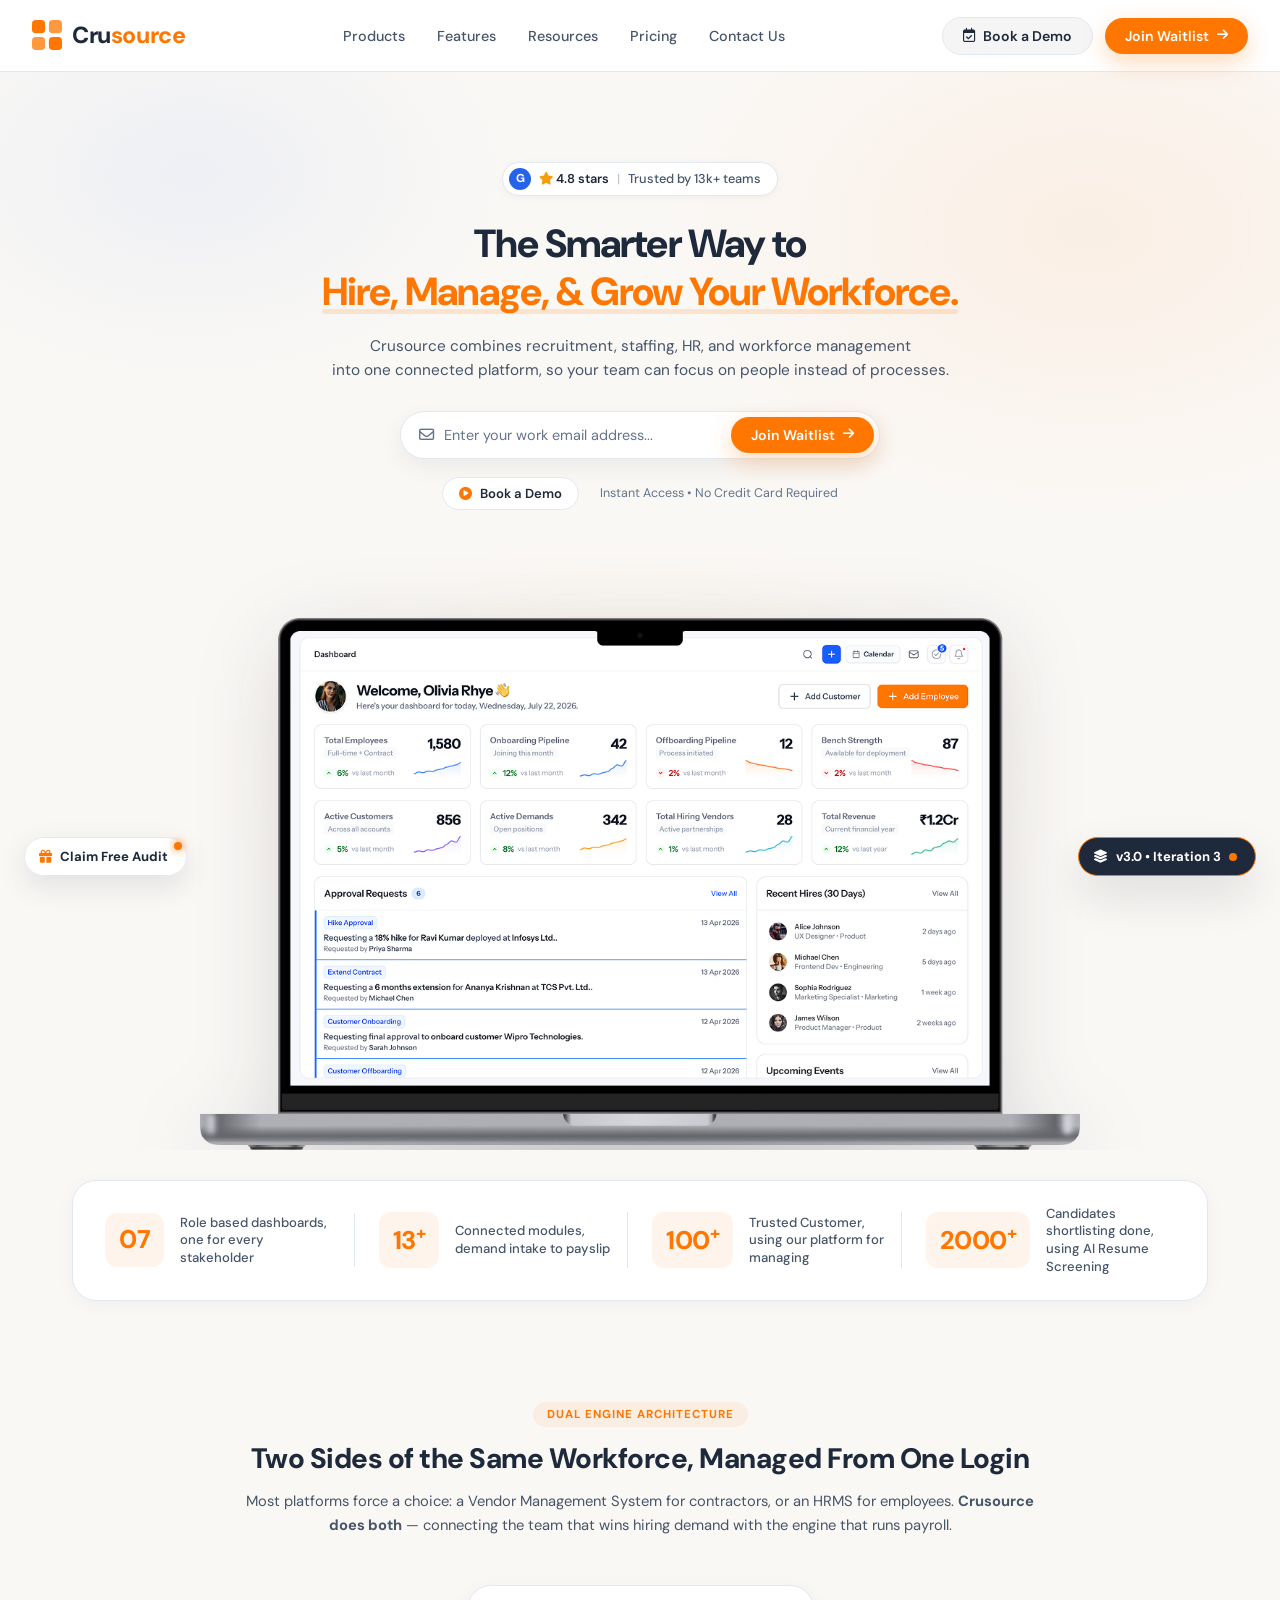
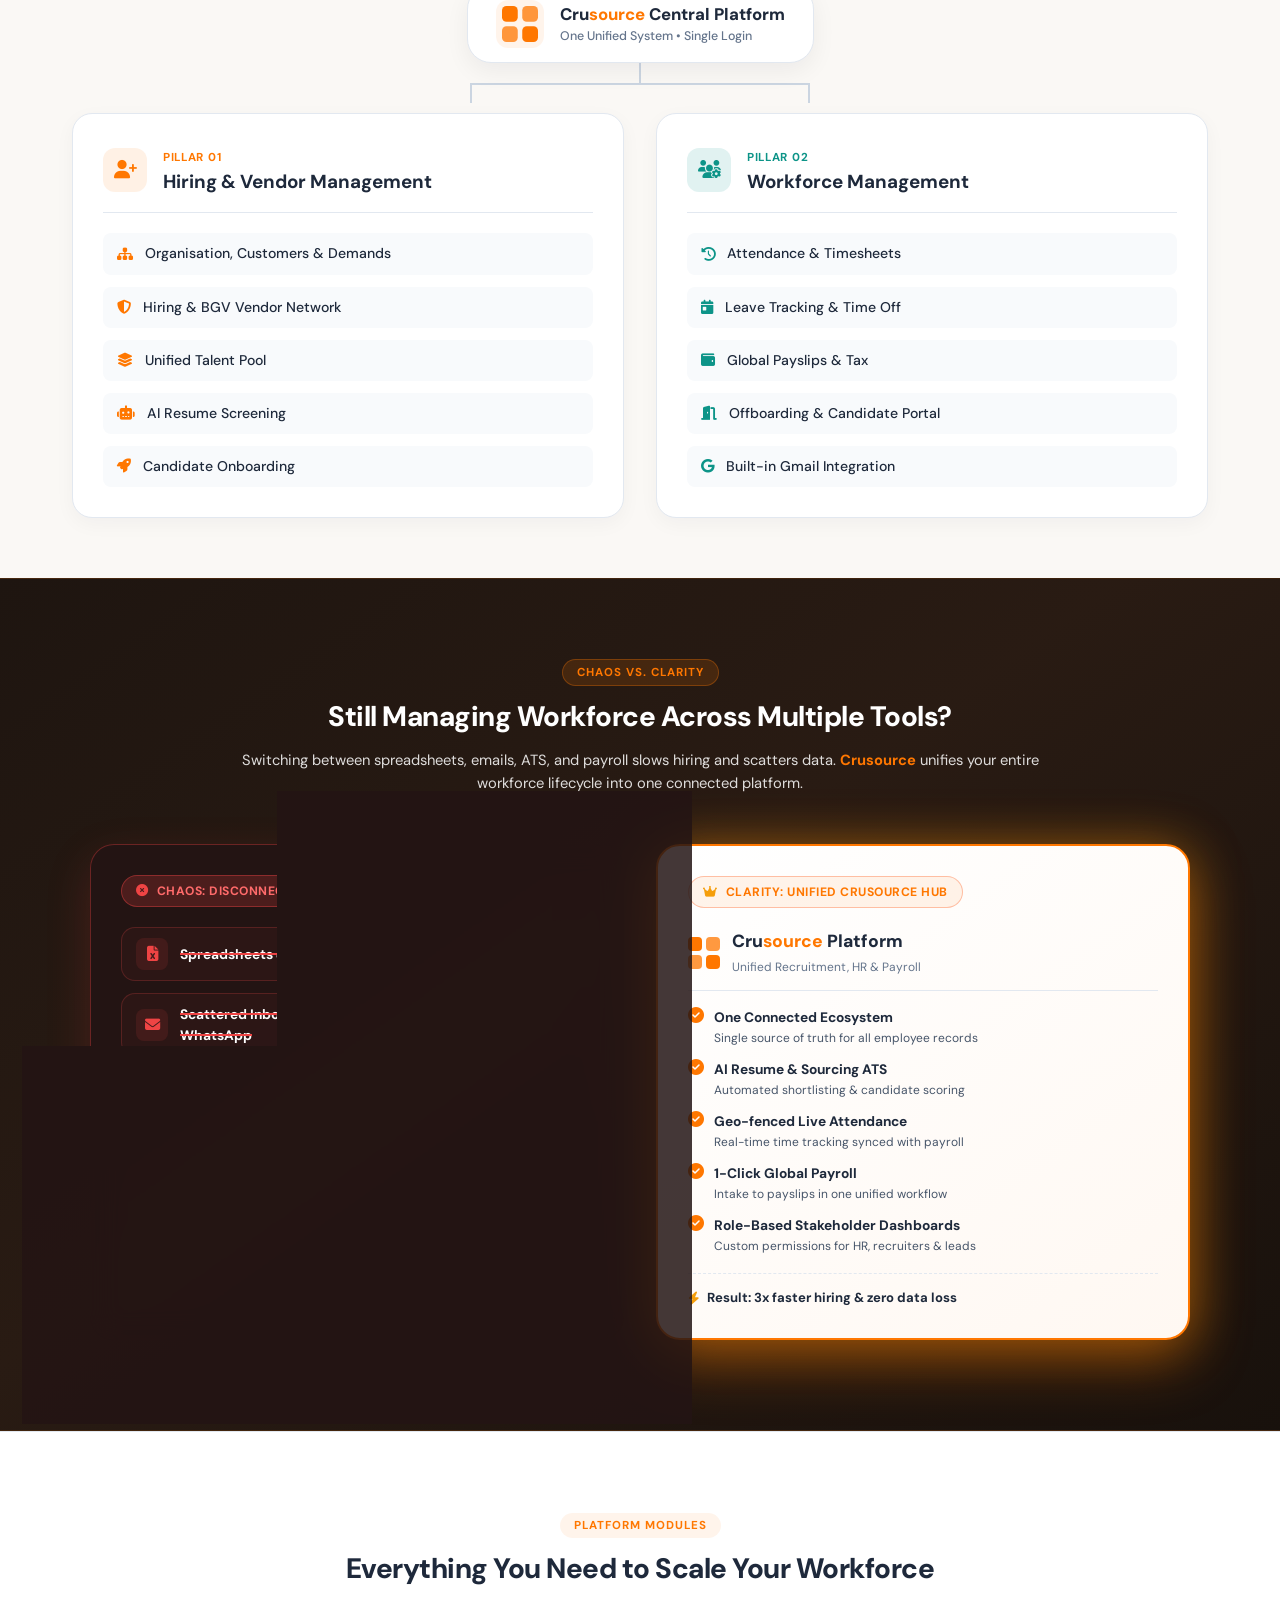
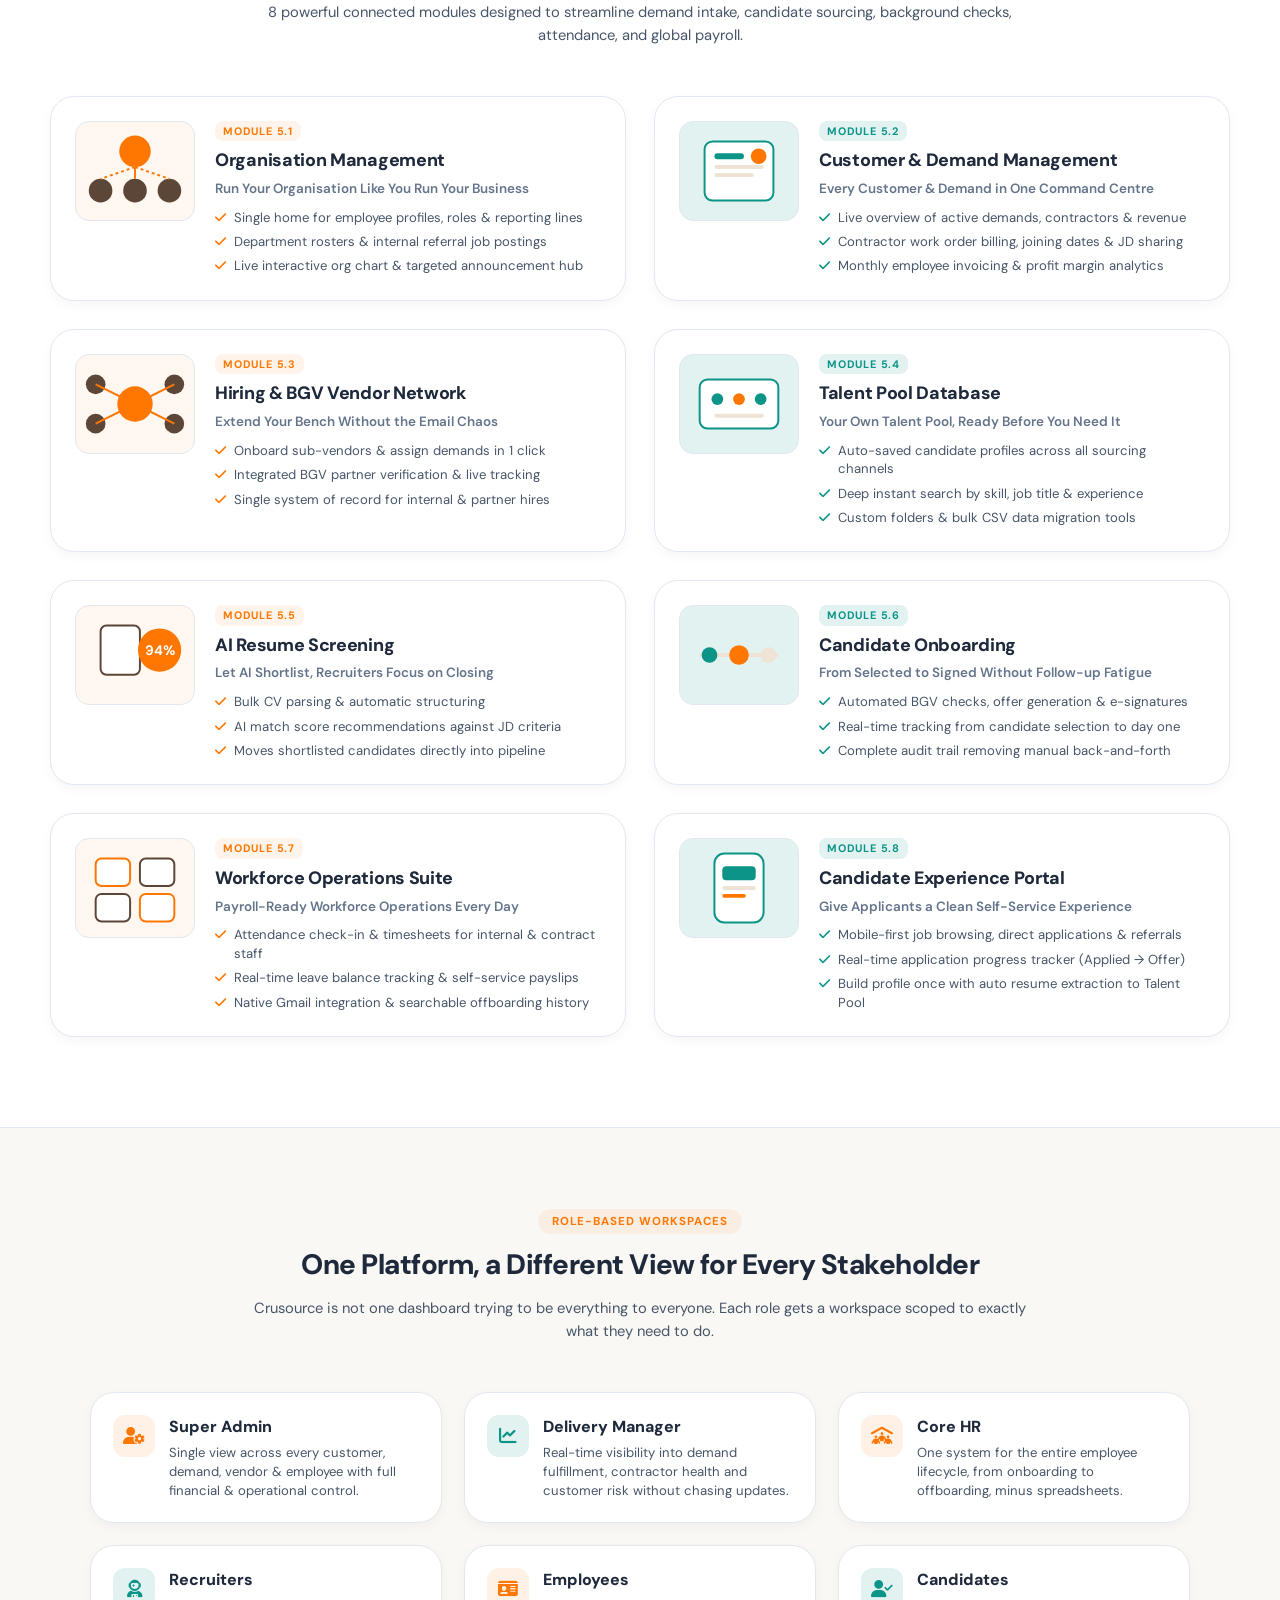
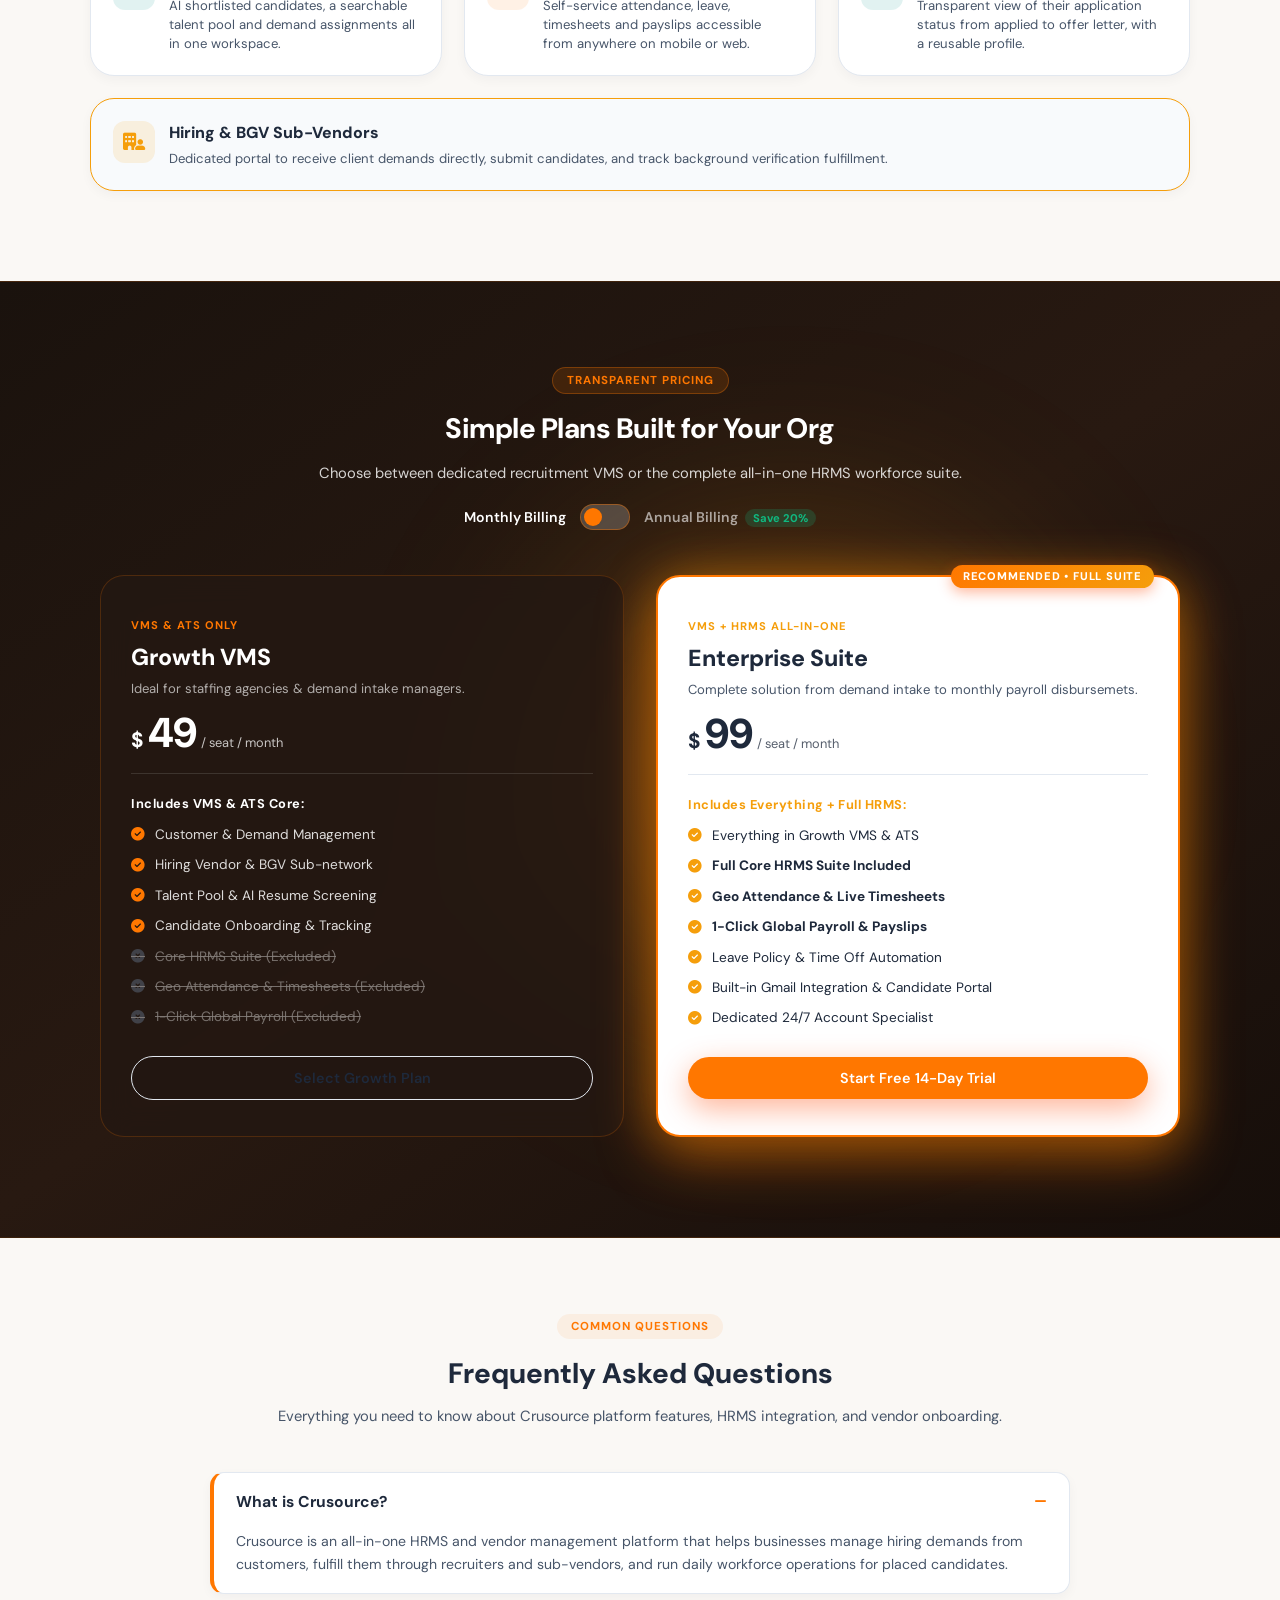
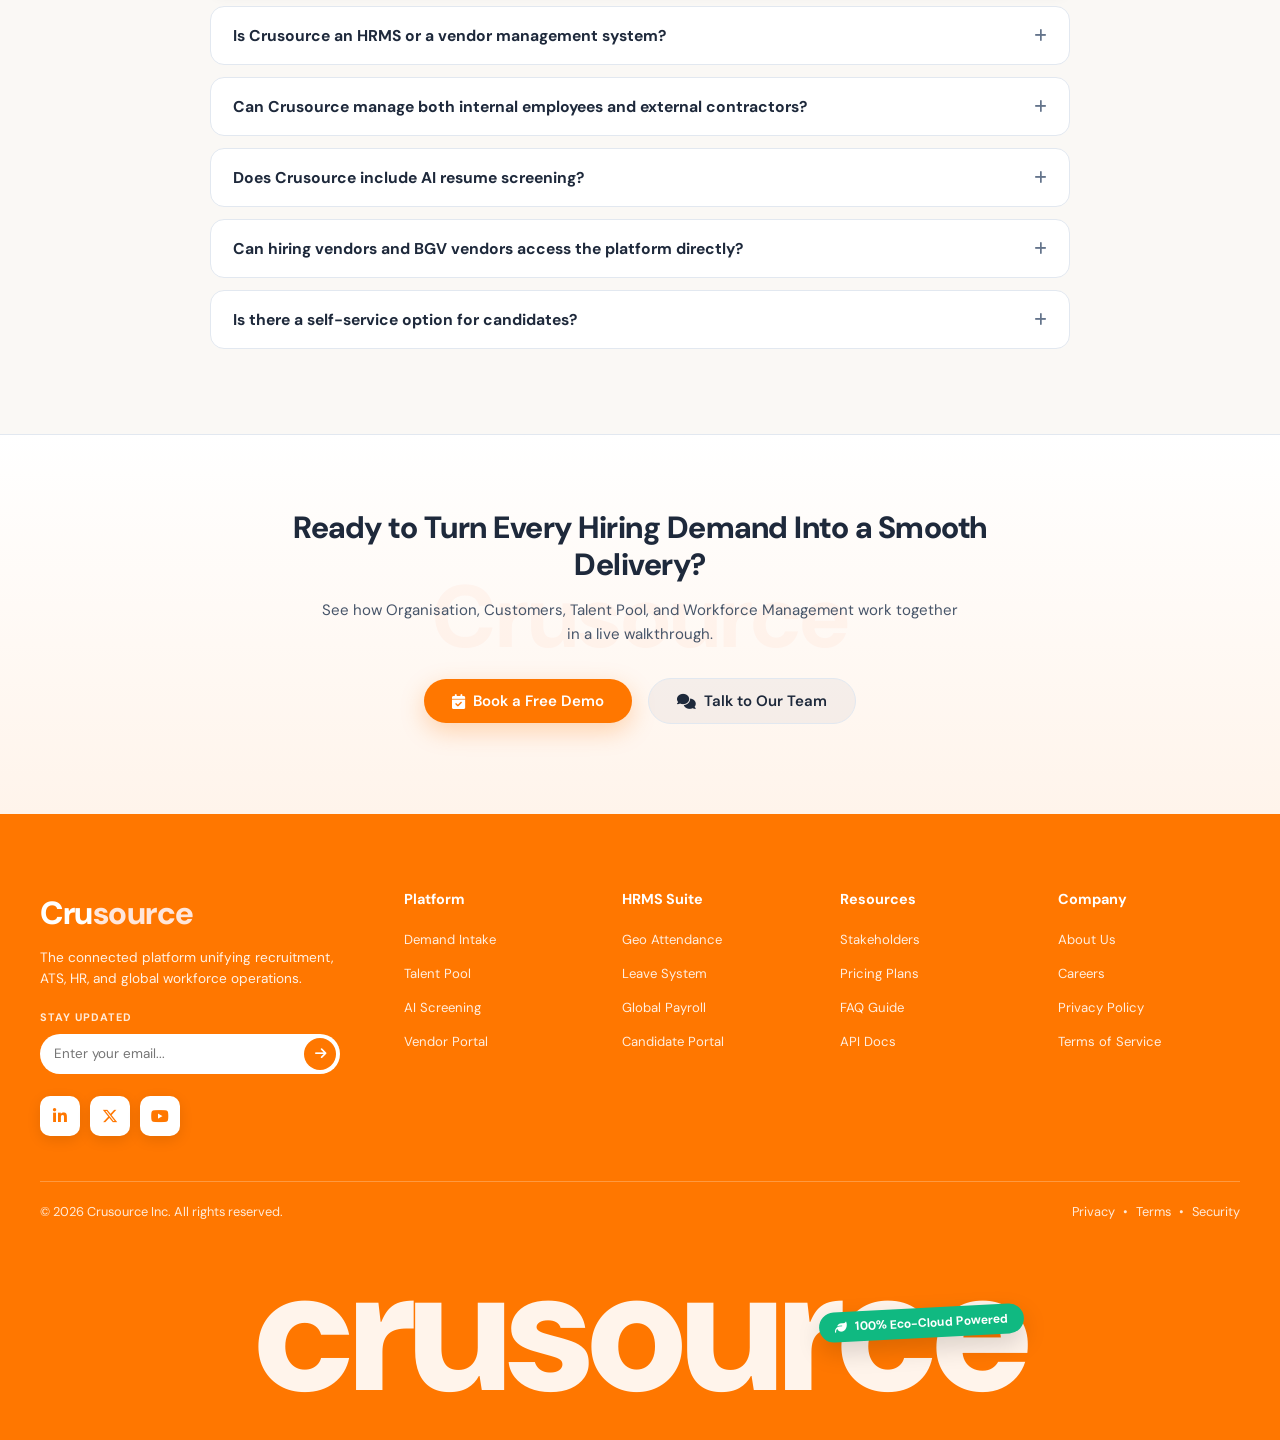
<file: iteration3.html>
<!DOCTYPE html>
<html lang="en">
<head>
  <meta charset="UTF-8" />
  <meta name="viewport" content="width=device-width, initial-scale=1.0" />
  <title>Crusource — The Smarter Way to Hire, Manage, and Grow Your Workforce</title>
  <meta name="description" content="Crusource combines recruitment, staffing, HR, and workforce management into one powerful platform, so your team can focus on people instead of processes." />
  
  <!-- Google Fonts: DM Sans -->
  <link rel="preconnect" href="https://fonts.googleapis.com">
  <link rel="preconnect" href="https://fonts.gstatic.com" crossorigin>
  <link href="https://fonts.googleapis.com/css2?family=DM+Sans:ital,opsz,wght@0,9..40,100..1000;1,9..40,100..1000&display=swap" rel="stylesheet">
  
  <!-- FontAwesome Icons -->
  <link rel="stylesheet" href="https://cdnjs.cloudflare.com/ajax/libs/font-awesome/6.4.0/css/all.min.css" />
  
  <!-- Stylesheet -->
  <link rel="stylesheet" href="style3.css" />
</head>
<body class="theme-editorial">

  <!-- Refined Smart Navigation Bar (From index.html) -->
  <header class="navbar" id="navbar">
    <div class="nav-container">
      <a href="#" class="brand-logo" id="brand-logo">
        <div class="logo-icon">
          <svg width="30" height="30" viewBox="0 0 32 32" fill="none" xmlns="http://www.w3.org/2000/svg">
            <rect width="14" height="14" rx="4" fill="#FF7700"/>
            <rect x="18" width="14" height="14" rx="4" fill="#FF7700" fill-opacity="0.75"/>
            <rect y="18" width="14" height="14" rx="4" fill="#FF7700" fill-opacity="0.75"/>
            <rect x="18" y="18" width="14" height="14" rx="4" fill="#FF7700"/>
          </svg>
        </div>
        <span class="logo-text">Cru<span class="logo-accent">source</span></span>
      </a>

      <nav class="nav-menu" id="nav-menu">
        <ul class="nav-list">
          <li class="nav-item"><a href="#products" class="nav-link">Products</a></li>
          <li class="nav-item"><a href="#features" class="nav-link">Features</a></li>
          <li class="nav-item"><a href="#resources" class="nav-link">Resources</a></li>
          <li class="nav-item"><a href="#pricing" class="nav-link">Pricing</a></li>
          <li class="nav-item"><a href="#contact" class="nav-link">Contact Us</a></li>
        </ul>
      </nav>

      <div class="nav-actions">
        <button class="btn btn-subtle" id="btn-demo-top">
          <i class="fa-regular fa-calendar-check"></i>
          <span>Book a Demo</span>
        </button>
        <button class="btn btn-primary" id="btn-waitlist-top">
          <span>Join Waitlist</span>
          <i class="fa-solid fa-arrow-right btn-arrow"></i>
        </button>
        <button class="mobile-toggle" id="mobile-toggle" aria-label="Toggle Navigation">
          <i class="fa-solid fa-bars"></i>
        </button>
      </div>
    </div>
  </header>

  <!-- Main Wrapper -->
  <main class="main-wrapper">

    <!-- HERO SECTION (FROM index.html WITH DM SANS COMPACT TYPOGRAPHY) -->
    <section class="hero-section" id="hero-section">
      <div class="hero-container">
        
        <!-- Sleek Trust Badge -->
        <div class="rating-badge-warm" id="rating-badge">
          <div class="badge-icon-warm">G</div>
          <div class="badge-text-warm">
            <span class="stars-val"><i class="fa-solid fa-star text-gold"></i> 4.8 stars</span>
            <span class="divider">|</span>
            <span class="reviews-count">Trusted by 13k+ teams</span>
          </div>
        </div>

        <!-- Headline (Refined, Compact Scale) -->
        <h1 class="hero-headline">
          The Smarter Way to<br/>
          <span class="headline-highlight-orange">Hire, Manage, & Grow Your Workforce.</span>
        </h1>

        <!-- Subheadline Description -->
        <p class="hero-description">
          Crusource combines recruitment, staffing, HR, and workforce management<br/>
          into one connected platform, so your team can focus on people instead of processes.
        </p>

        <!-- Waitlist Form Container -->
        <form class="hero-waitlist-form" id="hero-waitlist-form">
          <div class="input-wrapper-refined">
            <i class="fa-regular fa-envelope input-icon"></i>
            <input 
              type="email" 
              id="hero-email" 
              class="hero-email-input" 
              placeholder="Enter your work email address..." 
              required 
              autocomplete="email"
            />
            <button type="submit" class="btn btn-primary btn-form-submit" id="btn-form-submit">
              <span>Join Waitlist</span>
              <i class="fa-solid fa-arrow-right btn-arrow"></i>
            </button>
          </div>
        </form>

        <div class="hero-ctas-secondary">
          <button class="btn btn-subtle btn-hero-demo" id="btn-demo-hero">
            <i class="fa-solid fa-circle-play text-orange"></i>
            <span>Book a Demo</span>
          </button>
          <span class="trust-micro-note">
            <i class="fa-solid fa-shield-check text-green"></i> Instant Access • No Credit Card Required
          </span>
        </div>

        <!-- MacBook Pro 14 Visual Showcase (Clean, No Floating Pills) -->
        <div class="macbook-showcase-container">
          <div class="macbook-ambient-glow"></div>
          
          <div class="macbook-wrapper" id="macbook-wrapper">
            <img 
              src="assets/macbook_pro_14.png" 
              alt="Crusource Platform on MacBook Pro 14" 
              class="macbook-img" 
            />

            <!-- Realistic Drop Shadow Plane -->
            <div class="macbook-drop-shadow"></div>
          </div>

        </div>

      </div>
    </section>

    <!-- CONDENSED PROFESSIONAL ORANGE METRICS STRIP BANNER -->
    <section class="stats-orange-section" id="stats-section">
      <div class="stats-orange-container">
        <div class="stats-orange-card">
          <div class="stats-orange-grid">
            
            <div class="stat-orange-item">
              <div class="stat-orange-num-box">
                <span class="stat-orange-num">07</span>
              </div>
              <p class="stat-orange-label">Role based dashboards, one for every stakeholder</p>
            </div>

            <div class="stat-orange-item">
              <div class="stat-orange-num-box">
                <span class="stat-orange-num">13<span class="stat-orange-plus">+</span></span>
              </div>
              <p class="stat-orange-label">Connected modules, demand intake to payslip</p>
            </div>

            <div class="stat-orange-item">
              <div class="stat-orange-num-box">
                <span class="stat-orange-num">100<span class="stat-orange-plus">+</span></span>
              </div>
              <p class="stat-orange-label">Trusted Customer, using our platform for managing</p>
            </div>

            <div class="stat-orange-item">
              <div class="stat-orange-num-box">
                <span class="stat-orange-num">2000<span class="stat-orange-plus">+</span></span>
              </div>
              <p class="stat-orange-label">Candidates shortlisting done, using AI Resume Screening</p>
            </div>

          </div>
        </div>
      </div>
    </section>

    <!-- TWO SIDES OF WORKFORCE (TREE FLOWCHART DIAGRAM SECTION) -->
    <section class="pillars-section" id="products">
      <div class="pillars-container">
        
        <!-- Header -->
        <div class="pillars-header">
          <span class="pillars-pill">DUAL ENGINE ARCHITECTURE</span>
          <h2 class="pillars-title">Two Sides of the Same Workforce, Managed From One Login</h2>
          <p class="pillars-desc">
            Most platforms force a choice: a Vendor Management System for contractors, or an HRMS for employees. <strong>Crusource does both</strong> — connecting the team that wins hiring demand with the engine that runs payroll.
          </p>
        </div>

        <!-- Central Tree Flowchart Diagram -->
        <div class="tree-flowchart">
          
          <!-- Central Root Node (Crusource Core Hub) -->
          <div class="tree-root-card">
            <div class="root-logo-box">
              <svg width="36" height="36" viewBox="0 0 32 32" fill="none">
                <rect width="14" height="14" rx="4" fill="#FF7700"/>
                <rect x="18" width="14" height="14" rx="4" fill="#FF7700" fill-opacity="0.75"/>
                <rect y="18" width="14" height="14" rx="4" fill="#FF7700" fill-opacity="0.75"/>
                <rect x="18" y="18" width="14" height="14" rx="4" fill="#FF7700"/>
              </svg>
            </div>
            <div class="root-text">
              <strong class="root-title">Cru<span class="logo-accent">source</span> Central Platform</strong>
              <span class="root-subtitle">One Unified System • Single Login</span>
            </div>
          </div>

          <!-- Tree Branch Connector Lines -->
          <div class="tree-branch-lines">
            <div class="branch-stem-vertical"></div>
            <div class="branch-stem-horizontal"></div>
            <div class="branch-stem-down-left"></div>
            <div class="branch-stem-down-right"></div>
          </div>

          <!-- Dual Pillars Grid (Left: Hiring, Right: Workforce) -->
          <div class="pillars-grid">
            
            <!-- Pillar 1: Hiring & Vendor Management -->
            <div class="pillar-card pillar-1">
              <div class="pillar-card-header">
                <div class="pillar-icon bg-orange-soft">
                  <i class="fa-solid fa-user-plus text-orange"></i>
                </div>
                <div>
                  <span class="pillar-tag">PILLAR 01</span>
                  <h3 class="pillar-card-title">Hiring & Vendor Management</h3>
                </div>
              </div>

              <div class="pillar-nodes-list">
                <div class="node-item">
                  <i class="fa-solid fa-sitemap text-orange"></i>
                  <span>Organisation, Customers & Demands</span>
                </div>
                <div class="node-item">
                  <i class="fa-solid fa-shield-halved text-orange"></i>
                  <span>Hiring & BGV Vendor Network</span>
                </div>
                <div class="node-item">
                  <i class="fa-solid fa-layer-group text-orange"></i>
                  <span>Unified Talent Pool</span>
                </div>
                <div class="node-item">
                  <i class="fa-solid fa-robot text-orange"></i>
                  <span>AI Resume Screening</span>
                </div>
                <div class="node-item">
                  <i class="fa-solid fa-rocket text-orange"></i>
                  <span>Candidate Onboarding</span>
                </div>
              </div>
            </div>

            <!-- Pillar 2: Workforce Management -->
            <div class="pillar-card pillar-2">
              <div class="pillar-card-header">
                <div class="pillar-icon bg-teal-soft">
                  <i class="fa-solid fa-users-gear text-teal"></i>
                </div>
                <div>
                  <span class="pillar-tag tag-teal">PILLAR 02</span>
                  <h3 class="pillar-card-title">Workforce Management</h3>
                </div>
              </div>

              <div class="pillar-nodes-list">
                <div class="node-item">
                  <i class="fa-solid fa-clock-rotate-left text-teal"></i>
                  <span>Attendance & Timesheets</span>
                </div>
                <div class="node-item">
                  <i class="fa-solid fa-calendar-day text-teal"></i>
                  <span>Leave Tracking & Time Off</span>
                </div>
                <div class="node-item">
                  <i class="fa-solid fa-wallet text-teal"></i>
                  <span>Global Payslips & Tax</span>
                </div>
                <div class="node-item">
                  <i class="fa-solid fa-door-open text-teal"></i>
                  <span>Offboarding & Candidate Portal</span>
                </div>
                <div class="node-item">
                  <i class="fa-brands fa-google text-teal"></i>
                  <span>Built-in Gmail Integration</span>
                </div>
              </div>
            </div>

          </div>

        </div>

      </div>
    </section>

    <!-- CHAOS VS CLARITY COMPARISON SECTION -->
    <section class="comparison-section" id="comparison-section">
      <div class="comparison-container">
        
        <!-- Section Header -->
        <div class="comparison-header">
          <span class="comparison-pill">CHAOS VS. CLARITY</span>
          <h2 class="comparison-title">Still Managing Workforce Across Multiple Tools?</h2>
          <p class="comparison-desc">
            Switching between spreadsheets, emails, ATS, and payroll slows hiring and scatters data. <strong>Crusource</strong> unifies your entire workforce lifecycle into one connected platform.
          </p>
        </div>

        <!-- Comparison Dual Card Grid -->
        <div class="comparison-grid">
          
          <!-- Chaos Card (Red Marked / Disconnected Tools) -->
          <div class="comparison-card chaos-card">
            <div class="card-status-badge badge-chaos">
              <i class="fa-solid fa-circle-xmark text-red"></i>
              <span>CHAOS: DISCONNECTED TOOLS</span>
            </div>
            
            <div class="chaos-tools-grid">
              <div class="chaos-tool-item">
                <div class="tool-icon-box bg-red-soft">
                  <i class="fa-solid fa-file-excel text-red"></i>
                </div>
                <div class="tool-text">
                  <strong>Spreadsheets & Manual Logs</strong>
                  <span>Untracked & error-prone</span>
                </div>
                <i class="fa-solid fa-xmark strike-icon"></i>
              </div>

              <div class="chaos-tool-item">
                <div class="tool-icon-box bg-red-soft">
                  <i class="fa-solid fa-envelope text-red"></i>
                </div>
                <div class="tool-text">
                  <strong>Scattered Inboxes & WhatsApp</strong>
                  <span>Lost candidate communications</span>
                </div>
                <i class="fa-solid fa-xmark strike-icon"></i>
              </div>

              <div class="chaos-tool-item">
                <div class="tool-icon-box bg-red-soft">
                  <i class="fa-solid fa-calculator text-red"></i>
                </div>
                <div class="tool-text">
                  <strong>Standalone Payroll Apps</strong>
                  <span>Siloed salary data</span>
                </div>
                <i class="fa-solid fa-xmark strike-icon"></i>
              </div>

              <div class="chaos-tool-item">
                <div class="tool-icon-box bg-red-soft">
                  <i class="fa-solid fa-diagram-project text-red"></i>
                </div>
                <div class="tool-text">
                  <strong>Isolated ATS Databases</strong>
                  <span>No HR integration</span>
                </div>
                <i class="fa-solid fa-xmark strike-icon"></i>
              </div>

              <div class="chaos-tool-item">
                <div class="tool-icon-box bg-red-soft">
                  <i class="fa-solid fa-arrows-rotate text-red"></i>
                </div>
                <div class="tool-text">
                  <strong>Sync Delays & Data Loss</strong>
                  <span>Conflicting reports</span>
                </div>
                <i class="fa-solid fa-xmark strike-icon"></i>
              </div>
            </div>

            <div class="chaos-footer-note">
              <i class="fa-solid fa-triangle-exclamation text-red"></i>
              <span>Result: Slower hiring & high manual overhead</span>
            </div>
          </div>

          <!-- Clarity Card (The King: Single Crusource Platform) -->
          <div class="comparison-card king-card">
            <div class="card-status-badge badge-king">
              <i class="fa-solid fa-crown text-gold"></i>
              <span>CLARITY: UNIFIED CRUSOURCE HUB</span>
            </div>

            <div class="king-dashboard-box">
              <div class="king-brand-header">
                <div class="logo-icon">
                  <svg width="32" height="32" viewBox="0 0 32 32" fill="none">
                    <rect width="14" height="14" rx="4" fill="#FF7700"/>
                    <rect x="18" width="14" height="14" rx="4" fill="#FF7700" fill-opacity="0.75"/>
                    <rect y="18" width="14" height="14" rx="4" fill="#FF7700" fill-opacity="0.75"/>
                    <rect x="18" y="18" width="14" height="14" rx="4" fill="#FF7700"/>
                  </svg>
                </div>
                <div>
                  <h3 class="king-title">Cru<span class="logo-accent">source</span> Platform</h3>
                  <span class="king-subtitle">Unified Recruitment, HR & Payroll</span>
                </div>
              </div>

              <div class="king-solutions-list">
                <div class="king-solution-item">
                  <i class="fa-solid fa-circle-check text-orange"></i>
                  <div>
                    <strong>One Connected Ecosystem</strong>
                    <p>Single source of truth for all employee records</p>
                  </div>
                </div>

                <div class="king-solution-item">
                  <i class="fa-solid fa-circle-check text-orange"></i>
                  <div>
                    <strong>AI Resume & Sourcing ATS</strong>
                    <p>Automated shortlisting & candidate scoring</p>
                  </div>
                </div>

                <div class="king-solution-item">
                  <i class="fa-solid fa-circle-check text-orange"></i>
                  <div>
                    <strong>Geo-fenced Live Attendance</strong>
                    <p>Real-time time tracking synced with payroll</p>
                  </div>
                </div>

                <div class="king-solution-item">
                  <i class="fa-solid fa-circle-check text-orange"></i>
                  <div>
                    <strong>1-Click Global Payroll</strong>
                    <p>Intake to payslips in one unified workflow</p>
                  </div>
                </div>

                <div class="king-solution-item">
                  <i class="fa-solid fa-circle-check text-orange"></i>
                  <div>
                    <strong>Role-Based Stakeholder Dashboards</strong>
                    <p>Custom permissions for HR, recruiters & leads</p>
                  </div>
                </div>
              </div>
            </div>

            <div class="king-footer-note">
              <i class="fa-solid fa-bolt text-gold"></i>
              <span>Result: 3x faster hiring & zero data loss</span>
            </div>
          </div>

        </div>

      </div>
    </section>

    <!-- ALL FEATURES MATRIX SECTION (FROM FEATURECONTENT.MD) -->
    <section class="features-matrix-section" id="features">
      <div class="features-matrix-container">
        
        <div class="features-matrix-header">
          <span class="features-pill">PLATFORM MODULES</span>
          <h2 class="features-matrix-title">Everything You Need to Scale Your Workforce</h2>
          <p class="features-matrix-desc">
            8 powerful connected modules designed to streamline demand intake, candidate sourcing, background checks, attendance, and global payroll.
          </p>
        </div>

        <!-- 8 Modules Grid -->
        <div class="features-matrix-grid">
          
          <!-- Module 1: Organisation Management -->
          <div class="feature-matrix-card">
            <div class="feature-card-illustration bg-orange-light-soft">
              <svg width="120" height="100" viewBox="0 0 120 100" fill="none">
                <circle cx="60" cy="30" r="16" fill="#FF7700"/>
                <circle cx="25" cy="70" r="12" fill="#5C4638"/>
                <circle cx="60" cy="70" r="12" fill="#5C4638"/>
                <circle cx="95" cy="70" r="12" fill="#5C4638"/>
                <line x1="60" y1="46" x2="25" y2="58" stroke="#FF7700" stroke-width="2" stroke-dasharray="3 3"/>
                <line x1="60" y1="46" x2="60" y2="58" stroke="#FF7700" stroke-width="2"/>
                <line x1="60" y1="46" x2="95" y2="58" stroke="#FF7700" stroke-width="2" stroke-dasharray="3 3"/>
              </svg>
            </div>
            <div class="feature-card-content">
              <span class="module-code">MODULE 5.1</span>
              <h3 class="feature-card-heading">Organisation Management</h3>
              <p class="feature-card-subheading">Run Your Organisation Like You Run Your Business</p>
              <ul class="feature-bullet-list">
                <li><i class="fa-solid fa-check text-orange"></i> Single home for employee profiles, roles & reporting lines</li>
                <li><i class="fa-solid fa-check text-orange"></i> Department rosters & internal referral job postings</li>
                <li><i class="fa-solid fa-check text-orange"></i> Live interactive org chart & targeted announcement hub</li>
              </ul>
            </div>
          </div>

          <!-- Module 2: Customer & Demand Management -->
          <div class="feature-matrix-card">
            <div class="feature-card-illustration bg-teal-soft">
              <svg width="120" height="100" viewBox="0 0 120 100" fill="none">
                <rect x="25" y="20" width="70" height="60" rx="8" fill="#FFFFFF" stroke="#0D9488" stroke-width="2"/>
                <rect x="35" y="32" width="30" height="6" rx="3" fill="#0D9488"/>
                <rect x="35" y="44" width="50" height="4" rx="2" fill="#EFE3D5"/>
                <rect x="35" y="52" width="40" height="4" rx="2" fill="#EFE3D5"/>
                <circle cx="80" cy="35" r="8" fill="#FF7700"/>
              </svg>
            </div>
            <div class="feature-card-content">
              <span class="module-code tag-teal">MODULE 5.2</span>
              <h3 class="feature-card-heading">Customer & Demand Management</h3>
              <p class="feature-card-subheading">Every Customer & Demand in One Command Centre</p>
              <ul class="feature-bullet-list">
                <li><i class="fa-solid fa-check text-teal"></i> Live overview of active demands, contractors & revenue</li>
                <li><i class="fa-solid fa-check text-teal"></i> Contractor work order billing, joining dates & JD sharing</li>
                <li><i class="fa-solid fa-check text-teal"></i> Monthly employee invoicing & profit margin analytics</li>
              </ul>
            </div>
          </div>

          <!-- Module 3: Hiring Vendor & BGV Network -->
          <div class="feature-matrix-card">
            <div class="feature-card-illustration bg-orange-light-soft">
              <svg width="120" height="100" viewBox="0 0 120 100" fill="none">
                <circle cx="60" cy="50" r="18" fill="#FF7700"/>
                <circle cx="20" cy="30" r="10" fill="#5C4638"/>
                <circle cx="100" cy="30" r="10" fill="#5C4638"/>
                <circle cx="20" cy="70" r="10" fill="#5C4638"/>
                <circle cx="100" cy="70" r="10" fill="#5C4638"/>
                <line x1="60" y1="50" x2="20" y2="30" stroke="#FF7700" stroke-width="2"/>
                <line x1="60" y1="50" x2="100" y2="30" stroke="#FF7700" stroke-width="2"/>
                <line x1="60" y1="50" x2="20" y2="70" stroke="#FF7700" stroke-width="2"/>
                <line x1="60" y1="50" x2="100" y2="70" stroke="#FF7700" stroke-width="2"/>
              </svg>
            </div>
            <div class="feature-card-content">
              <span class="module-code">MODULE 5.3</span>
              <h3 class="feature-card-heading">Hiring & BGV Vendor Network</h3>
              <p class="feature-card-subheading">Extend Your Bench Without the Email Chaos</p>
              <ul class="feature-bullet-list">
                <li><i class="fa-solid fa-check text-orange"></i> Onboard sub-vendors & assign demands in 1 click</li>
                <li><i class="fa-solid fa-check text-orange"></i> Integrated BGV partner verification & live tracking</li>
                <li><i class="fa-solid fa-check text-orange"></i> Single system of record for internal & partner hires</li>
              </ul>
            </div>
          </div>

          <!-- Module 4: Talent Pool -->
          <div class="feature-matrix-card">
            <div class="feature-card-illustration bg-teal-soft">
              <svg width="120" height="100" viewBox="0 0 120 100" fill="none">
                <rect x="20" y="25" width="80" height="50" rx="8" fill="#FFFFFF" stroke="#0D9488" stroke-width="2"/>
                <circle cx="38" cy="45" r="6" fill="#0D9488"/>
                <circle cx="60" cy="45" r="6" fill="#FF7700"/>
                <circle cx="82" cy="45" r="6" fill="#0D9488"/>
                <rect x="35" y="60" width="50" height="4" rx="2" fill="#EFE3D5"/>
              </svg>
            </div>
            <div class="feature-card-content">
              <span class="module-code tag-teal">MODULE 5.4</span>
              <h3 class="feature-card-heading">Talent Pool Database</h3>
              <p class="feature-card-subheading">Your Own Talent Pool, Ready Before You Need It</p>
              <ul class="feature-bullet-list">
                <li><i class="fa-solid fa-check text-teal"></i> Auto-saved candidate profiles across all sourcing channels</li>
                <li><i class="fa-solid fa-check text-teal"></i> Deep instant search by skill, job title & experience</li>
                <li><i class="fa-solid fa-check text-teal"></i> Custom folders & bulk CSV data migration tools</li>
              </ul>
            </div>
          </div>

          <!-- Module 5: AI Resume Screening -->
          <div class="feature-matrix-card">
            <div class="feature-card-illustration bg-orange-light-soft">
              <svg width="120" height="100" viewBox="0 0 120 100" fill="none">
                <rect x="25" y="20" width="40" height="50" rx="6" fill="#FFFFFF" stroke="#5C4638" stroke-width="2"/>
                <circle cx="85" cy="45" r="22" fill="#FF7700"/>
                <text x="85" y="50" text-anchor="middle" fill="#FFFFFF" font-size="14" font-weight="bold">94%</text>
                <path d="M68 45L73 45" stroke="#FF7700" stroke-width="3"/>
              </svg>
            </div>
            <div class="feature-card-content">
              <span class="module-code">MODULE 5.5</span>
              <h3 class="feature-card-heading">AI Resume Screening</h3>
              <p class="feature-card-subheading">Let AI Shortlist, Recruiters Focus on Closing</p>
              <ul class="feature-bullet-list">
                <li><i class="fa-solid fa-check text-orange"></i> Bulk CV parsing & automatic structuring</li>
                <li><i class="fa-solid fa-check text-orange"></i> AI match score recommendations against JD criteria</li>
                <li><i class="fa-solid fa-check text-orange"></i> Moves shortlisted candidates directly into pipeline</li>
              </ul>
            </div>
          </div>

          <!-- Module 6: Candidate Onboarding -->
          <div class="feature-matrix-card">
            <div class="feature-card-illustration bg-teal-soft">
              <svg width="120" height="100" viewBox="0 0 120 100" fill="none">
                <line x1="20" y1="50" x2="100" y2="50" stroke="#EFE3D5" stroke-width="4"/>
                <circle cx="30" cy="50" r="8" fill="#0D9488"/>
                <circle cx="60" cy="50" r="10" fill="#FF7700"/>
                <circle cx="90" cy="50" r="8" fill="#EFE3D5"/>
              </svg>
            </div>
            <div class="feature-card-content">
              <span class="module-code tag-teal">MODULE 5.6</span>
              <h3 class="feature-card-heading">Candidate Onboarding</h3>
              <p class="feature-card-subheading">From Selected to Signed Without Follow-up Fatigue</p>
              <ul class="feature-bullet-list">
                <li><i class="fa-solid fa-check text-teal"></i> Automated BGV checks, offer generation & e-signatures</li>
                <li><i class="fa-solid fa-check text-teal"></i> Real-time tracking from candidate selection to day one</li>
                <li><i class="fa-solid fa-check text-teal"></i> Complete audit trail removing manual back-and-forth</li>
              </ul>
            </div>
          </div>

          <!-- Module 7: Workforce Operations Suite -->
          <div class="feature-matrix-card">
            <div class="feature-card-illustration bg-orange-light-soft">
              <svg width="120" height="100" viewBox="0 0 120 100" fill="none">
                <rect x="20" y="20" width="35" height="28" rx="6" fill="#FFFFFF" stroke="#FF7700" stroke-width="2"/>
                <rect x="65" y="20" width="35" height="28" rx="6" fill="#FFFFFF" stroke="#5C4638" stroke-width="2"/>
                <rect x="20" y="56" width="35" height="28" rx="6" fill="#FFFFFF" stroke="#5C4638" stroke-width="2"/>
                <rect x="65" y="56" width="35" height="28" rx="6" fill="#FFFFFF" stroke="#FF7700" stroke-width="2"/>
              </svg>
            </div>
            <div class="feature-card-content">
              <span class="module-code">MODULE 5.7</span>
              <h3 class="feature-card-heading">Workforce Operations Suite</h3>
              <p class="feature-card-subheading">Payroll-Ready Workforce Operations Every Day</p>
              <ul class="feature-bullet-list">
                <li><i class="fa-solid fa-check text-orange"></i> Attendance check-in & timesheets for internal & contract staff</li>
                <li><i class="fa-solid fa-check text-orange"></i> Real-time leave balance tracking & self-service payslips</li>
                <li><i class="fa-solid fa-check text-orange"></i> Native Gmail integration & searchable offboarding history</li>
              </ul>
            </div>
          </div>

          <!-- Module 8: Candidate Experience Portal -->
          <div class="feature-matrix-card">
            <div class="feature-card-illustration bg-teal-soft">
              <svg width="120" height="100" viewBox="0 0 120 100" fill="none">
                <rect x="35" y="15" width="50" height="70" rx="10" fill="#FFFFFF" stroke="#0D9488" stroke-width="2"/>
                <rect x="43" y="28" width="34" height="14" rx="4" fill="#0D9488"/>
                <rect x="43" y="48" width="34" height="4" rx="2" fill="#EFE3D5"/>
                <rect x="43" y="56" width="24" height="4" rx="2" fill="#FF7700"/>
              </svg>
            </div>
            <div class="feature-card-content">
              <span class="module-code tag-teal">MODULE 5.8</span>
              <h3 class="feature-card-heading">Candidate Experience Portal</h3>
              <p class="feature-card-subheading">Give Applicants a Clean Self-Service Experience</p>
              <ul class="feature-bullet-list">
                <li><i class="fa-solid fa-check text-teal"></i> Mobile-first job browsing, direct applications & referrals</li>
                <li><i class="fa-solid fa-check text-teal"></i> Real-time application progress tracker (Applied → Offer)</li>
                <li><i class="fa-solid fa-check text-teal"></i> Build profile once with auto resume extraction to Talent Pool</li>
              </ul>
            </div>
          </div>

        </div>

      </div>
    </section>

    <!-- STAKEHOLDER PERSPECTIVES SECTION -->
    <section class="stakeholders-section" id="resources">
      <div class="stakeholders-container">
        
        <div class="stakeholders-header">
          <span class="stakeholders-pill">ROLE-BASED WORKSPACES</span>
          <h2 class="stakeholders-title">One Platform, a Different View for Every Stakeholder</h2>
          <p class="stakeholders-desc">
            Crusource is not one dashboard trying to be everything to everyone. Each role gets a workspace scoped to exactly what they need to do.
          </p>
        </div>

        <!-- 7 Stakeholder Roles Grid -->
        <div class="stakeholders-grid">
          
          <div class="stakeholder-card">
            <div class="role-icon-badge bg-orange-soft">
              <i class="fa-solid fa-user-gear text-orange"></i>
            </div>
            <div class="role-info">
              <span class="role-title">Super Admin</span>
              <p class="role-desc">Single view across every customer, demand, vendor & employee with full financial & operational control.</p>
            </div>
          </div>

          <div class="stakeholder-card">
            <div class="role-icon-badge bg-teal-soft">
              <i class="fa-solid fa-chart-line text-teal"></i>
            </div>
            <div class="role-info">
              <span class="role-title">Delivery Manager</span>
              <p class="role-desc">Real-time visibility into demand fulfillment, contractor health and customer risk without chasing updates.</p>
            </div>
          </div>

          <div class="stakeholder-card">
            <div class="role-icon-badge bg-orange-soft">
              <i class="fa-solid fa-people-roof text-orange"></i>
            </div>
            <div class="role-info">
              <span class="role-title">Core HR</span>
              <p class="role-desc">One system for the entire employee lifecycle, from onboarding to offboarding, minus spreadsheets.</p>
            </div>
          </div>

          <div class="stakeholder-card">
            <div class="role-icon-badge bg-teal-soft">
              <i class="fa-solid fa-user-astronaut text-teal"></i>
            </div>
            <div class="role-info">
              <span class="role-title">Recruiters</span>
              <p class="role-desc">AI shortlisted candidates, a searchable talent pool and demand assignments all in one workspace.</p>
            </div>
          </div>

          <div class="stakeholder-card">
            <div class="role-icon-badge bg-orange-soft">
              <i class="fa-solid fa-id-card text-orange"></i>
            </div>
            <div class="role-info">
              <span class="role-title">Employees</span>
              <p class="role-desc">Self-service attendance, leave, timesheets and payslips accessible from anywhere on mobile or web.</p>
            </div>
          </div>

          <div class="stakeholder-card">
            <div class="role-icon-badge bg-teal-soft">
              <i class="fa-solid fa-user-check text-teal"></i>
            </div>
            <div class="role-info">
              <span class="role-title">Candidates</span>
              <p class="role-desc">Transparent view of their application status from applied to offer letter, with a reusable profile.</p>
            </div>
          </div>

          <div class="stakeholder-card full-width-card">
            <div class="role-icon-badge bg-gold-soft">
              <i class="fa-solid fa-building-user text-gold"></i>
            </div>
            <div class="role-info">
              <span class="role-title">Hiring & BGV Sub-Vendors</span>
              <p class="role-desc">Dedicated portal to receive client demands directly, submit candidates, and track background verification fulfillment.</p>
            </div>
          </div>

        </div>

      </div>
    </section>

    <!-- DARK GLOWING PRICING SECTION -->
    <section class="dark-pricing-section" id="pricing">
      <div class="dark-pricing-container">
        
        <div class="dark-pricing-header">
          <span class="pricing-pill">TRANSPARENT PRICING</span>
          <h2 class="dark-pricing-title">Simple Plans Built for Your Org</h2>
          <p class="dark-pricing-desc">
            Choose between dedicated recruitment VMS or the complete all-in-one HRMS workforce suite.
          </p>

          <!-- Interactive Billing Switcher Toggle -->
          <div class="pricing-toggle-box">
            <span class="toggle-label active" id="billing-monthly">Monthly Billing</span>
            <label class="switch" aria-label="Toggle Annual Billing">
              <input type="checkbox" id="pricing-toggle" />
              <span class="slider round"></span>
            </label>
            <span class="toggle-label" id="billing-annual">Annual Billing <span class="discount-badge">Save 20%</span></span>
          </div>
        </div>

        <div class="pricing-cards-grid">
          
          <!-- Plan 1: Standard VMS & Sourcing (HRMS Excluded) -->
          <div class="pricing-card standard-plan">
            <div class="plan-header">
              <span class="plan-tag">VMS & ATS ONLY</span>
              <h3 class="plan-name">Growth VMS</h3>
              <p class="plan-subtitle">Ideal for staffing agencies & demand intake managers.</p>
              <div class="plan-price-box">
                <span class="currency">$</span>
                <span class="amount" id="price-standard">49</span>
                <span class="period">/ seat / month</span>
              </div>
            </div>

            <div class="plan-features">
              <span class="features-label">Includes VMS & ATS Core:</span>
              <ul class="plan-features-list">
                <li><i class="fa-solid fa-circle-check text-orange"></i> Customer & Demand Management</li>
                <li><i class="fa-solid fa-circle-check text-orange"></i> Hiring Vendor & BGV Sub-network</li>
                <li><i class="fa-solid fa-circle-check text-orange"></i> Talent Pool & AI Resume Screening</li>
                <li><i class="fa-solid fa-circle-check text-orange"></i> Candidate Onboarding & Tracking</li>
                <li class="disabled-feature"><i class="fa-solid fa-circle-xmark text-muted"></i> Core HRMS Suite (Excluded)</li>
                <li class="disabled-feature"><i class="fa-solid fa-circle-xmark text-muted"></i> Geo Attendance & Timesheets (Excluded)</li>
                <li class="disabled-feature"><i class="fa-solid fa-circle-xmark text-muted"></i> 1-Click Global Payroll (Excluded)</li>
              </ul>
            </div>

            <button class="btn btn-subtle plan-btn">Select Growth Plan</button>
          </div>

          <!-- Plan 2: Enterprise All-in-One (HRMS INCLUDED - GLOWING KING CARD) -->
          <div class="pricing-card enterprise-plan featured-glow-card">
            <div class="popular-ribbon">RECOMMENDED • FULL SUITE</div>
            
            <div class="plan-header">
              <span class="plan-tag tag-gold">VMS + HRMS ALL-IN-ONE</span>
              <h3 class="plan-name">Enterprise Suite</h3>
              <p class="plan-subtitle">Complete solution from demand intake to monthly payroll disbursemets.</p>
              <div class="plan-price-box">
                <span class="currency">$</span>
                <span class="amount" id="price-enterprise">99</span>
                <span class="period">/ seat / month</span>
              </div>
            </div>

            <div class="plan-features">
              <span class="features-label text-gold">Includes Everything + Full HRMS:</span>
              <ul class="plan-features-list">
                <li><i class="fa-solid fa-circle-check text-gold"></i> Everything in Growth VMS & ATS</li>
                <li><i class="fa-solid fa-circle-check text-gold"></i> <strong>Full Core HRMS Suite Included</strong></li>
                <li><i class="fa-solid fa-circle-check text-gold"></i> <strong>Geo Attendance & Live Timesheets</strong></li>
                <li><i class="fa-solid fa-circle-check text-gold"></i> <strong>1-Click Global Payroll & Payslips</strong></li>
                <li><i class="fa-solid fa-circle-check text-gold"></i> Leave Policy & Time Off Automation</li>
                <li><i class="fa-solid fa-circle-check text-gold"></i> Built-in Gmail Integration & Candidate Portal</li>
                <li><i class="fa-solid fa-circle-check text-gold"></i> Dedicated 24/7 Account Specialist</li>
              </ul>
            </div>

            <button class="btn btn-primary plan-btn glow-btn">Start Free 14-Day Trial</button>
          </div>

        </div>

      </div>
    </section>

    <!-- FREQUENTLY ASKED QUESTIONS SECTION (ACCORDION UI) -->
    <section class="faq-section" id="faq">
      <div class="faq-container">
        
        <div class="faq-header">
          <span class="faq-pill">COMMON QUESTIONS</span>
          <h2 class="faq-title">Frequently Asked Questions</h2>
          <p class="faq-desc">Everything you need to know about Crusource platform features, HRMS integration, and vendor onboarding.</p>
        </div>

        <div class="faq-accordion">
          
          <div class="faq-item active">
            <button class="faq-question">
              <span>What is Crusource?</span>
              <i class="fa-solid fa-minus faq-icon"></i>
            </button>
            <div class="faq-answer">
              <p>Crusource is an all-in-one HRMS and vendor management platform that helps businesses manage hiring demands from customers, fulfill them through recruiters and sub-vendors, and run daily workforce operations for placed candidates.</p>
            </div>
          </div>

          <div class="faq-item">
            <button class="faq-question">
              <span>Is Crusource an HRMS or a vendor management system?</span>
              <i class="fa-solid fa-plus faq-icon"></i>
            </button>
            <div class="faq-answer">
              <p>Both! Crusource seamlessly combines core HRMS functions (attendance, leave, timesheets, and payslips) with vendor & demand management functions (customer tracking, contractor billing, and hiring sub-vendor coordination) in a single platform.</p>
            </div>
          </div>

          <div class="faq-item">
            <button class="faq-question">
              <span>Can Crusource manage both internal employees and external contractors?</span>
              <i class="fa-solid fa-plus faq-icon"></i>
            </button>
            <div class="faq-answer">
              <p>Yes. Organisation Management covers your internal employees, while Customer & Demand Management along with Workforce Operations covers contractors and team members placed with your customers.</p>
            </div>
          </div>

          <div class="faq-item">
            <button class="faq-question">
              <span>Does Crusource include AI resume screening?</span>
              <i class="fa-solid fa-plus faq-icon"></i>
            </button>
            <div class="faq-answer">
              <p>Yes. Crusource Screens allows recruiters to upload resumes in bulk, match them against job description criteria, and get instant candidate match scores connected directly to your Talent Pool.</p>
            </div>
          </div>

          <div class="faq-item">
            <button class="faq-question">
              <span>Can hiring vendors and BGV vendors access the platform directly?</span>
              <i class="fa-solid fa-plus faq-icon"></i>
            </button>
            <div class="faq-answer">
              <p>Yes. Sub-vendors and background verification partners are onboarded as scoped users, allowing demands and BGV requests to be assigned and tracked without leaving the platform.</p>
            </div>
          </div>

          <div class="faq-item">
            <button class="faq-question">
              <span>Is there a self-service option for candidates?</span>
              <i class="fa-solid fa-plus faq-icon"></i>
            </button>
            <div class="faq-answer">
              <p>Yes. The Candidate Experience Portal lets applicants browse open postings, submit applications, track real-time hiring progress, and manage their reusable profiles.</p>
            </div>
          </div>

        </div>

      </div>
    </section>

    <!-- FINAL CALL TO ACTION BANNER -->
    <section class="final-cta-section" id="contact">
      <div class="final-cta-container">
        <div class="cta-watermark">Crusource</div>
        <h2 class="final-cta-title">Ready to Turn Every Hiring Demand Into a Smooth Delivery?</h2>
        <p class="final-cta-desc">See how Organisation, Customers, Talent Pool, and Workforce Management work together in a live walkthrough.</p>
        <div class="final-cta-actions">
          <button class="btn btn-primary btn-cta-large" id="btn-cta-demo">
            <i class="fa-solid fa-calendar-check"></i>
            <span>Book a Free Demo</span>
          </button>
          <button class="btn btn-subtle btn-cta-large" id="btn-cta-team">
            <i class="fa-solid fa-comments"></i>
            <span>Talk to Our Team</span>
          </button>
        </div>
      </div>
    </section>

  </main>

  <!-- Solid Red-Orange Refined Editorial Footer (Matching Reference Screenshot) -->
  <footer class="editorial-footer">
    <div class="footer-container">
      
      <!-- Top Grid: Brand & Newsletter (Left) + 4 Columns Links (Right) -->
      <div class="footer-grid">
        
        <!-- Left Column: Brand, Description, Newsletter & White Square Socials -->
        <div class="footer-brand-col">
          <span class="footer-logo">Cru<span class="logo-accent-white">source</span></span>
          <p class="footer-desc">The connected platform unifying recruitment, ATS, HR, and global workforce operations.</p>
          
          <!-- Newsletter Subscription Box -->
          <div class="footer-newsletter-box">
            <span class="newsletter-label">STAY UPDATED</span>
            <form class="footer-newsletter-form" id="footer-newsletter-form">
              <input type="email" placeholder="Enter your email..." required />
              <button type="submit" aria-label="Subscribe"><i class="fa-solid fa-arrow-right"></i></button>
            </form>
          </div>

          <!-- White Square Social Buttons (Matching Reference Image) -->
          <div class="social-squares-row">
            <a href="#" class="social-square-btn" aria-label="LinkedIn">
              <i class="fa-brands fa-linkedin-in"></i>
            </a>
            <a href="#" class="social-square-btn" aria-label="Twitter">
              <i class="fa-brands fa-x-twitter"></i>
            </a>
            <a href="#" class="social-square-btn" aria-label="YouTube">
              <i class="fa-brands fa-youtube"></i>
            </a>
          </div>
        </div>

        <!-- 4 Link Columns -->
        <div class="footer-col">
          <h4>Platform</h4>
          <ul>
            <li><a href="#products">Demand Intake</a></li>
            <li><a href="#products">Talent Pool</a></li>
            <li><a href="#features">AI Screening</a></li>
            <li><a href="#features">Vendor Portal</a></li>
          </ul>
        </div>

        <div class="footer-col">
          <h4>HRMS Suite</h4>
          <ul>
            <li><a href="#features">Geo Attendance</a></li>
            <li><a href="#features">Leave System</a></li>
            <li><a href="#features">Global Payroll</a></li>
            <li><a href="#features">Candidate Portal</a></li>
          </ul>
        </div>

        <div class="footer-col">
          <h4>Resources</h4>
          <ul>
            <li><a href="#resources">Stakeholders</a></li>
            <li><a href="#pricing">Pricing Plans</a></li>
            <li><a href="#faq">FAQ Guide</a></li>
            <li><a href="#">API Docs</a></li>
          </ul>
        </div>

        <div class="footer-col">
          <h4>Company</h4>
          <ul>
            <li><a href="#">About Us</a></li>
            <li><a href="#">Careers</a></li>
            <li><a href="#">Privacy Policy</a></li>
            <li><a href="#">Terms of Service</a></li>
          </ul>
        </div>

      </div>

      <!-- Mid Divider & Copyright Line -->
      <div class="footer-mid-row">
        <span>&copy; 2026 Crusource Inc. All rights reserved.</span>
        <div class="footer-meta-links">
          <a href="#">Privacy</a>
          <span>•</span>
          <a href="#">Terms</a>
          <span>•</span>
          <a href="#">Security</a>
        </div>
      </div>

      <!-- Giant Oversized Watermark at Bottom with Floating Accent Pill -->
      <div class="footer-watermark-wrapper">
        <h1 class="giant-footer-watermark">crusource</h1>
        <div class="watermark-floating-pill">
          <i class="fa-solid fa-leaf"></i> 100% Eco-Cloud Powered
        </div>
      </div>

    </div>
  </footer>

  <!-- SUBTLE POPUP TRIGGER FAB BUTTON (Bottom-Left) -->
  <div class="popup-fab-container">
    <button class="btn-subtle-fab" id="btn-trigger-popup" aria-label="Claim Free Offer">
      <i class="fa-solid fa-gift text-orange"></i>
      <span>Claim Free Audit</span>
      <span class="badge-dot"></span>
    </button>
  </div>

  <!-- FLOATING ACTION BUTTON (Iteration Switcher) -->
  <div class="fab-container" id="fab-container">
    <div class="fab-menu" id="fab-menu">
      <div class="fab-menu-header">
        <div class="menu-title">
          <i class="fa-solid fa-layer-group text-orange"></i>
          <span>Landing Page Versions</span>
        </div>
        <span class="iteration-badge">5 Versions</span>
      </div>
      <div class="fab-menu-body">
        
        <button class="iteration-item" data-version="1" onclick="window.location.href='index.html'">
          <div class="iter-icon"><i class="fa-solid fa-layer-group"></i></div>
          <div class="iter-info">
            <span class="iter-title">Iteration 1: Hero Showcase</span>
            <span class="iter-desc">Standard Hero Version</span>
          </div>
          <span class="tag-status cs-tag">Available</span>
        </button>

        <button class="iteration-item" data-version="2" onclick="window.location.href='iteration2.html'">
          <div class="iter-icon"><i class="fa-solid fa-layer-group"></i></div>
          <div class="iter-info">
            <span class="iter-title">Iteration 2: Feature Matrix</span>
            <span class="iter-desc">Interactive HR Workflow Grid</span>
          </div>
          <span class="tag-status cs-tag">Available</span>
        </button>

        <button class="iteration-item active" data-version="3">
          <div class="iter-icon"><i class="fa-solid fa-check"></i></div>
          <div class="iter-info">
            <span class="iter-title">Iteration 3: New Canvas</span>
            <span class="iter-desc">Current Active Version</span>
          </div>
          <span class="tag-status active-tag">Active</span>
        </button>

        <button class="iteration-item coming-soon" data-version="4">
          <div class="iter-icon"><i class="fa-solid fa-lock"></i></div>
          <div class="iter-info">
            <span class="iter-title">Iteration 4: ATS & Sourcing</span>
            <span class="iter-desc">Smart Candidate Pipeline</span>
          </div>
          <span class="tag-status cs-tag">Coming Soon</span>
        </button>

        <button class="iteration-item coming-soon" data-version="5">
          <div class="iter-icon"><i class="fa-solid fa-lock"></i></div>
          <div class="iter-info">
            <span class="iter-title">Iteration 5: Enterprise Hub</span>
            <span class="iter-desc">Multi-tenant & Global Compliance</span>
          </div>
          <span class="tag-status cs-tag">Coming Soon</span>
        </button>

      </div>
    </div>

    <button class="fab-button" id="fab-trigger" aria-label="Switch Landing Page Version">
      <div class="fab-icon-wrapper">
        <i class="fa-solid fa-layer-group fab-icon-default"></i>
        <i class="fa-solid fa-xmark fab-icon-close"></i>
      </div>
      <span class="fab-label">v3.0 • Iteration 3</span>
      <span class="fab-pulse"></span>
    </button>
  </div>

  <!-- TOAST NOTIFICATION CONTAINER -->
  <div class="toast-container" id="toast-container"></div>

  <!-- DEMO / WAITLIST LIGHTBOX MODAL -->
  <div class="modal-overlay" id="demo-modal">
    <div class="modal-card">
      <button class="modal-close" id="modal-close"><i class="fa-solid fa-xmark"></i></button>
      <div class="modal-header">
        <div class="modal-icon-badge"><i class="fa-solid fa-calendar-check text-orange"></i></div>
        <div>
          <h3 class="modal-title">Book a Crusource Demo</h3>
          <p class="modal-subtitle">Schedule a personalized 1-on-1 walkthrough with our product specialists.</p>
        </div>
      </div>
      <form id="demo-modal-form" class="modal-form">
        <div class="form-group">
          <label for="demo-name">Full Name</label>
          <input type="text" id="demo-name" placeholder="John Doe" required />
        </div>
        <div class="form-group">
          <label for="demo-email">Work Email</label>
          <input type="email" id="demo-email" placeholder="john@company.com" required />
        </div>
        <div class="form-group">
          <label for="demo-company">Company Name</label>
          <input type="text" id="demo-company" placeholder="Acme Corp" required />
        </div>
        <button type="submit" class="btn btn-primary modal-submit-btn">Request Demo</button>
      </form>
    </div>
  </div>

  <!-- TIMED CRO CONVERSION POP-UP MODAL -->
  <div class="modal-overlay" id="conversion-modal">
    <div class="modal-card conversion-card">
      <button class="modal-close" id="conversion-close"><i class="fa-solid fa-xmark"></i></button>
      <div class="conversion-badge-ribbon">LIMITED TIME OFFER</div>
      <div class="modal-header">
        <div class="modal-icon-badge bg-orange-soft"><i class="fa-solid fa-gift text-orange"></i></div>
        <div>
          <h3 class="modal-title">Get a Free 1-on-1 Workforce Audit</h3>
          <p class="modal-subtitle">See how Crusource can reduce your hiring cycle by 60% and consolidate 5+ tools.</p>
        </div>
      </div>
      <form id="conversion-modal-form" class="modal-form">
        <div class="form-group">
          <label for="popup-email">Work Email Address</label>
          <input type="email" id="popup-email" placeholder="name@company.com" required />
        </div>
        <button type="submit" class="btn btn-primary modal-submit-btn glow-btn">
          <span>Claim Free Audit & VIP Access</span>
          <i class="fa-solid fa-arrow-right"></i>
        </button>
        <span class="trust-micro-note center-text">
          <i class="fa-solid fa-lock text-green"></i> 100% Secure • Instant Demo Preview Link Included
        </span>
      </form>
    </div>
  </div>

  <script src="script.js"></script>
  <script>
    function openDemoModal() {
      const modal = document.getElementById('demo-modal');
      if (modal) modal.classList.add('open');
    }
    function closeDemoModal() {
      const modal = document.getElementById('demo-modal');
      if (modal) modal.classList.remove('open');
    }
    function handleHeroSubmit(e) {
      e.preventDefault();
      const email = document.getElementById('hero-email')?.value;
      alert(`🎉 Success! ${email || 'Your email'} has been registered. Our team will reach out with demo access.`);
      e.target.reset();
    }
    // Close modal on escape key
    document.addEventListener('keydown', (e) => {
      if (e.key === 'Escape') closeDemoModal();
    });
  </script>
</body>
</html>
</file>
<file: style.css>
/* ==========================================================================
   CRUSOURCE LANDING PAGE GLOBAL STYLESHEET (EDITORIAL REFERENCE FOOTER)
   Brand: Crusource
   Font: Be Vietnam Pro
   Primary Accent Color: #FF4500 / #FF7700 (Vibrant Coral Red-Orange)
   Background Canvas: #FAF3EA (Warm Cream Paper)
   Typography Accent: Mud Brown (#2B201A, #3E2E25, #5C4638)
   ========================================================================== */

/* --------------------------------------------------------------------------
   1. DESIGN TOKENS
   -------------------------------------------------------------------------- */
:root {
  --font-family: 'Be Vietnam Pro', -apple-system, BlinkMacSystemFont, 'Segoe UI', Roboto, sans-serif;

  /* Primary Brand Colors */
  --primary-orange: #FF7700;
  --primary-orange-hover: #E06900;
  --primary-orange-light: #FF8811;
  --primary-orange-tint: rgba(255, 119, 0, 0.08);
  --primary-orange-glow: rgba(255, 119, 0, 0.25);

  /* Mud Brown Accent Colors */
  --mud-brown-dark: #2B201A;
  --mud-brown-mid: #3E2E25;
  --mud-brown-body: #5C4638;
  --mud-brown-muted: #8C6E5C;
  --mud-brown-border: #EFE3D5;

  /* Warm Cream Canvas */
  --bg-canvas: #FAF3EA;
  --bg-card: #FFF9F2;
  --bg-card-alt: #FAF0E6;

  /* Supporting Accents */
  --accent-red: #EF4444;
  --accent-red-soft: rgba(239, 68, 68, 0.15);
  --accent-green: #10B981;
  --accent-green-soft: rgba(16, 185, 129, 0.12);
  --accent-gold: #F59E0B;
  --accent-gold-soft: rgba(245, 158, 11, 0.12);
  --accent-teal: #0D9488;
  --accent-teal-soft: rgba(13, 148, 136, 0.12);

  /* Component Radii & Shadows */
  --radius-sm: 8px;
  --radius-md: 14px;
  --radius-lg: 24px;
  --radius-full: 9999px;

  --shadow-sm: 0 4px 12px rgba(43, 32, 26, 0.05);
  --shadow-md: 0 10px 30px rgba(43, 32, 26, 0.08);
  --shadow-lg: 0 20px 45px rgba(43, 32, 26, 0.14);
  --shadow-orange: 0 8px 25px rgba(255, 69, 0, 0.28);

  --transition-fast: 0.2s cubic-bezier(0.4, 0, 0.2, 1);
  --transition-normal: 0.3s cubic-bezier(0.4, 0, 0.2, 1);
}

/* --------------------------------------------------------------------------
   2. GLOBAL RESET & BASE STYLES
   -------------------------------------------------------------------------- */
*, *::before, *::after {
  box-sizing: border-box;
  margin: 0;
  padding: 0;
}

html {
  font-size: 16px;
  scroll-behavior: smooth;
  -webkit-font-smoothing: antialiased;
}

body {
  font-family: var(--font-family);
  background-color: var(--bg-canvas);
  color: var(--mud-brown-dark);
  line-height: 1.5;
  min-height: 100vh;
  overflow-x: hidden;
}

.text-orange { color: var(--primary-orange) !important; }
.text-red { color: var(--accent-red) !important; }
.text-green { color: var(--accent-green) !important; }
.text-gold { color: var(--accent-gold) !important; }
.text-teal { color: var(--accent-teal) !important; }
.text-muted { color: var(--mud-brown-muted) !important; opacity: 0.6; }
.center-text { justify-content: center; }

.bg-orange-soft { background: rgba(255, 69, 0, 0.1); }
.bg-orange-light-soft { background: rgba(255, 119, 0, 0.08); }
.bg-red-soft { background: var(--accent-red-soft); }
.bg-green-soft { background: var(--accent-green-soft); }
.bg-teal-soft { background: var(--accent-teal-soft); }
.bg-gold-soft { background: var(--accent-gold-soft); }

/* --------------------------------------------------------------------------
   3. NAVIGATION BAR (SMART SCROLL DIRECTION SHOW / HIDE)
   -------------------------------------------------------------------------- */
.navbar {
  position: fixed;
  top: 0;
  left: 0;
  width: 100%;
  height: 76px;
  z-index: 1000;
  background: rgba(250, 243, 234, 0.94);
  backdrop-filter: blur(16px);
  -webkit-backdrop-filter: blur(16px);
  border-bottom: 1px solid var(--mud-brown-border);
  transition: transform 0.35s cubic-bezier(0.4, 0, 0.2, 1), box-shadow 0.3s ease;
  transform: translateY(0);
}

/* Hidden state when scrolling down */
.navbar.navbar--hidden {
  transform: translateY(-100%);
}

.nav-container {
  max-width: 1280px;
  margin: 0 auto;
  padding: 0 32px;
  height: 100%;
  display: flex;
  align-items: center;
  justify-content: space-between;
}

.brand-logo {
  display: flex;
  align-items: center;
  gap: 10px;
  text-decoration: none;
}
.logo-icon {
  display: flex;
  align-items: center;
  justify-content: center;
  transition: transform var(--transition-fast);
}
.brand-logo:hover .logo-icon {
  transform: scale(1.05) rotate(4deg);
}
.logo-text {
  font-size: 1.5rem;
  font-weight: 800;
  color: var(--mud-brown-dark);
  letter-spacing: -0.5px;
}
.logo-accent {
  color: var(--primary-orange);
}

.nav-menu { display: flex; align-items: center; }
.nav-list {
  display: flex;
  align-items: center;
  gap: 32px;
  list-style: none;
}
.nav-item { position: relative; }
.nav-link {
  color: var(--mud-brown-body);
  text-decoration: none;
  font-size: 0.92rem;
  font-weight: 500;
  padding: 6px 0;
  transition: color var(--transition-fast);
  position: relative;
}
.nav-link::after {
  content: '';
  position: absolute;
  bottom: 0;
  left: 0;
  width: 0%;
  height: 2px;
  background: var(--primary-orange);
  transition: width var(--transition-fast);
  border-radius: 2px;
}
.nav-link:hover {
  color: var(--primary-orange);
}
.nav-link:hover::after {
  width: 100%;
}

.nav-actions {
  display: flex;
  align-items: center;
  gap: 12px;
}

.btn {
  font-family: var(--font-family);
  font-size: 0.9rem;
  font-weight: 600;
  padding: 10px 22px;
  border-radius: var(--radius-full);
  border: none;
  cursor: pointer;
  display: inline-flex;
  align-items: center;
  justify-content: center;
  gap: 8px;
  transition: all var(--transition-fast);
  text-decoration: none;
  white-space: nowrap;
}

.btn-primary {
  background: var(--primary-orange);
  color: #FFFFFF;
  box-shadow: var(--shadow-orange);
}
.btn-primary:hover {
  background: var(--primary-orange-hover);
  transform: translateY(-2px);
  box-shadow: 0 10px 28px rgba(255, 69, 0, 0.38);
}

.btn-subtle {
  background: rgba(43, 32, 26, 0.05);
  color: var(--mud-brown-dark);
  border: 1px solid var(--mud-brown-border);
}
.btn-subtle:hover {
  background: rgba(43, 32, 26, 0.1);
  color: var(--primary-orange);
  transform: translateY(-2px);
}

.btn-arrow {
  font-size: 0.8rem;
  transition: transform var(--transition-fast);
}
.btn-primary:hover .btn-arrow {
  transform: translateX(4px);
}

.mobile-toggle {
  display: none;
  background: transparent;
  border: none;
  color: var(--mud-brown-dark);
  font-size: 1.4rem;
  cursor: pointer;
}

/* --------------------------------------------------------------------------
   4. HERO SECTION
   -------------------------------------------------------------------------- */
.hero-section {
  padding-top: 100px;
  padding-bottom: 30px;
  text-align: center;
  position: relative;
}

.hero-container {
  max-width: 1080px;
  margin: 0 auto;
  padding: 0 24px;
  display: flex;
  flex-direction: column;
  align-items: center;
}

.rating-badge-warm {
  display: inline-flex;
  align-items: center;
  gap: 8px;
  background: #FFFFFF;
  border: 1px solid var(--mud-brown-border);
  padding: 5px 16px 5px 6px;
  border-radius: var(--radius-full);
  margin-bottom: 20px;
  box-shadow: 0 2px 8px rgba(43, 32, 26, 0.04);
}
.badge-icon-warm {
  width: 24px;
  height: 24px;
  background: var(--accent-green);
  color: #FFFFFF;
  font-weight: 700;
  font-size: 0.78rem;
  border-radius: 50%;
  display: flex;
  align-items: center;
  justify-content: center;
}
.badge-text-warm {
  font-size: 0.85rem;
  font-weight: 500;
  color: var(--mud-brown-body);
  display: flex;
  align-items: center;
  gap: 8px;
}
.stars-val { color: var(--mud-brown-dark); font-weight: 600; }
.divider { color: var(--mud-brown-muted); opacity: 0.4; }

.hero-headline {
  font-size: 3.1rem;
  font-weight: 800;
  line-height: 1.2;
  color: var(--mud-brown-dark);
  letter-spacing: -1.2px;
  margin-bottom: 18px;
  max-width: 1050px;
  width: 100%;
}
.headline-highlight-orange {
  color: var(--primary-orange);
  position: relative;
  display: inline-block;
}
.headline-highlight-orange::after {
  content: '';
  position: absolute;
  bottom: 4px;
  left: 0;
  width: 100%;
  height: 6px;
  background: rgba(255, 119, 0, 0.18);
  border-radius: 3px;
  z-index: -1;
}

.hero-description {
  font-size: 1.05rem;
  color: var(--mud-brown-body);
  max-width: 760px;
  width: 100%;
  margin-bottom: 28px;
  line-height: 1.65;
}

.hero-waitlist-form {
  width: 100%;
  max-width: 500px;
  margin-bottom: 16px;
}
.input-wrapper-refined {
  display: flex;
  align-items: center;
  background: #FFFFFF;
  border: 1px solid var(--mud-brown-border);
  border-radius: var(--radius-full);
  padding: 6px 6px 6px 20px;
  box-shadow: 0 10px 30px rgba(43, 32, 26, 0.07);
  transition: all var(--transition-fast);
}
.input-wrapper-refined:focus-within {
  border-color: var(--primary-orange);
  box-shadow: 0 0 0 3px rgba(255, 119, 0, 0.18), 0 10px 30px rgba(43, 32, 26, 0.08);
}
.input-icon {
  color: var(--mud-brown-muted);
  font-size: 1rem;
  margin-right: 12px;
}
.hero-email-input {
  flex: 1;
  background: transparent;
  border: none;
  outline: none;
  color: var(--mud-brown-dark);
  font-family: var(--font-family);
  font-size: 0.92rem;
}
.hero-email-input::placeholder { color: var(--mud-brown-muted); }
.btn-form-submit { padding: 11px 26px; font-size: 0.9rem; }

.hero-ctas-secondary {
  display: flex;
  align-items: center;
  gap: 16px;
  margin-bottom: 24px;
}
.btn-hero-demo { padding: 6px 14px; font-size: 0.82rem; }
.trust-micro-note {
  font-size: 0.8rem;
  color: var(--mud-brown-muted);
  display: flex;
  align-items: center;
  gap: 6px;
}

.macbook-showcase-container {
  position: relative;
  width: 100%;
  max-width: 900px;
  margin-top: 0px;
}

.macbook-ambient-glow {
  position: absolute;
  top: 30%;
  left: 50%;
  transform: translate(-50%, -50%);
  width: 75%;
  height: 60%;
  background: radial-gradient(circle, rgba(255, 69, 0, 0.2) 0%, rgba(255, 119, 0, 0.08) 55%, transparent 75%);
  filter: blur(60px);
  z-index: 0;
  pointer-events: none;
}

.macbook-wrapper {
  position: relative;
  z-index: 1;
  transition: transform var(--transition-normal);
}
.macbook-wrapper:hover {
  transform: translateY(-6px);
}

.macbook-img {
  width: 100%;
  height: auto;
  display: block;
  position: relative;
  z-index: 2;
  filter: drop-shadow(0 20px 40px rgba(43, 32, 26, 0.22));
}

.macbook-drop-shadow {
  position: absolute;
  bottom: -15px;
  left: 10%;
  width: 80%;
  height: 35px;
  background: radial-gradient(ellipse at center, rgba(30, 20, 15, 0.4) 0%, rgba(30, 20, 15, 0.12) 50%, transparent 75%);
  filter: blur(12px);
  z-index: 1;
  transition: all var(--transition-normal);
}

.floating-badge {
  position: absolute;
  background: rgba(255, 255, 255, 0.95);
  backdrop-filter: blur(12px);
  border: 1px solid var(--mud-brown-border);
  border-radius: var(--radius-md);
  padding: 10px 16px;
  display: flex;
  align-items: center;
  gap: 10px;
  box-shadow: 0 14px 30px rgba(43, 32, 26, 0.14);
  z-index: 10;
}
.badge-icon-box {
  width: 34px;
  height: 34px;
  border-radius: 8px;
  display: flex;
  align-items: center;
  justify-content: center;
  font-size: 1rem;
}
.badge-content { display: flex; flex-direction: column; text-align: left; }
.badge-value { font-size: 0.84rem; font-weight: 700; color: var(--mud-brown-dark); }
.badge-label { font-size: 0.7rem; color: var(--mud-brown-muted); }

.badge-top-left {
  top: 12%;
  left: -15px;
  animation: floatAnim 4s ease-in-out infinite alternate;
}
.badge-bottom-right {
  bottom: 26%;
  right: -15px;
  animation: floatAnim 4s ease-in-out infinite alternate-reverse;
}

@keyframes floatAnim {
  0% { transform: translateY(0); }
  100% { transform: translateY(-8px); }
}

/* --------------------------------------------------------------------------
   5. CONDENSED PROFESSIONAL ORANGE METRICS STRIP
   -------------------------------------------------------------------------- */
.stats-orange-section {
  padding: 20px 24px 60px 24px;
  position: relative;
  z-index: 3;
}

.stats-orange-container {
  max-width: 1080px;
  margin: 0 auto;
}

.stats-orange-card {
  background: linear-gradient(135deg, #FF7700 0%, #FF6600 100%);
  border-radius: var(--radius-lg);
  padding: 32px 40px;
  box-shadow: 0 16px 40px rgba(255, 69, 0, 0.32);
  position: relative;
  overflow: hidden;
}
.stats-orange-card::before {
  content: '';
  position: absolute;
  top: -50%;
  right: -20%;
  width: 300px;
  height: 300px;
  background: rgba(255, 255, 255, 0.1);
  border-radius: 50%;
  filter: blur(40px);
  pointer-events: none;
}

.stats-orange-grid {
  display: grid;
  grid-template-columns: repeat(4, 1fr);
  gap: 24px;
  align-items: center;
}

.stat-orange-item {
  display: flex;
  flex-direction: column;
  gap: 6px;
  padding: 0 12px;
  position: relative;
}
.stat-orange-item:not(:last-child)::after {
  content: '';
  position: absolute;
  right: -12px;
  top: 15%;
  height: 70%;
  width: 1px;
  background: rgba(255, 255, 255, 0.25);
}

.stat-orange-num-box {
  display: flex;
  align-items: baseline;
}

.stat-orange-num {
  font-size: 2.8rem;
  font-weight: 800;
  color: #FFFFFF;
  line-height: 1;
  letter-spacing: -1.2px;
}

.stat-orange-plus {
  font-size: 1.8rem;
  font-weight: 700;
  color: #FFE2D1;
  margin-left: 2px;
}

.stat-orange-label {
  font-size: 0.88rem;
  font-weight: 500;
  color: rgba(255, 255, 255, 0.92);
  line-height: 1.4;
  margin: 0;
}

/* --------------------------------------------------------------------------
   6. TWO SIDES OF WORKFORCE (TREE FLOWCHART DIAGRAM SECTION)
   -------------------------------------------------------------------------- */
.pillars-section {
  padding: 60px 24px 90px 24px;
  position: relative;
  z-index: 2;
}

.pillars-container {
  max-width: 1100px;
  margin: 0 auto;
}

.pillars-header {
  text-align: center;
  max-width: 800px;
  margin: 0 auto 48px auto;
}

.pillars-pill {
  display: inline-block;
  font-size: 0.72rem;
  font-weight: 700;
  letter-spacing: 1px;
  color: var(--primary-orange);
  background: var(--primary-orange-tint);
  padding: 4px 14px;
  border-radius: var(--radius-full);
  margin-bottom: 14px;
}

.pillars-title {
  font-size: 2.4rem;
  font-weight: 800;
  color: var(--mud-brown-dark);
  line-height: 1.2;
  letter-spacing: -0.8px;
  margin-bottom: 16px;
}

.pillars-desc {
  font-size: 1.02rem;
  color: var(--mud-brown-body);
  line-height: 1.6;
}

.tree-flowchart {
  display: flex;
  flex-direction: column;
  align-items: center;
  position: relative;
}

.tree-root-card {
  background: #FFFFFF;
  border: 2px solid var(--primary-orange);
  border-radius: var(--radius-lg);
  padding: 16px 28px;
  display: inline-flex;
  align-items: center;
  gap: 16px;
  box-shadow: var(--shadow-md), var(--shadow-orange);
  z-index: 5;
  transition: transform var(--transition-fast);
}
.tree-root-card:hover {
  transform: scale(1.02);
}

.root-logo-box {
  width: 48px;
  height: 48px;
  background: var(--primary-orange-tint);
  border-radius: 12px;
  display: flex;
  align-items: center;
  justify-content: center;
}

.root-text {
  display: flex;
  flex-direction: column;
  text-align: left;
}
.root-title {
  font-size: 1.15rem;
  font-weight: 800;
  color: var(--mud-brown-dark);
}
.root-subtitle {
  font-size: 0.78rem;
  color: var(--mud-brown-muted);
}

.tree-branch-lines {
  position: relative;
  width: 100%;
  height: 50px;
  margin-top: -2px;
  margin-bottom: -2px;
  pointer-events: none;
}
.branch-stem-vertical {
  position: absolute;
  top: 0;
  left: 50%;
  transform: translateX(-50%);
  width: 2px;
  height: 24px;
  background: var(--primary-orange);
}
.branch-stem-horizontal {
  position: absolute;
  top: 24px;
  left: 25%;
  width: 50%;
  height: 2px;
  background: var(--primary-orange);
}
.branch-stem-down-left {
  position: absolute;
  top: 24px;
  left: 25%;
  width: 2px;
  height: 26px;
  background: var(--primary-orange);
}
.branch-stem-down-right {
  position: absolute;
  top: 24px;
  right: 25%;
  width: 2px;
  height: 26px;
  background: var(--primary-orange);
}

.pillars-grid {
  width: 100%;
  display: grid;
  grid-template-columns: 1fr 1fr;
  gap: 32px;
  align-items: stretch;
}

.pillar-card {
  background: #FFFFFF;
  border-radius: var(--radius-lg);
  padding: 32px;
  display: flex;
  flex-direction: column;
  gap: 20px;
  box-shadow: var(--shadow-sm);
  transition: transform var(--transition-normal), box-shadow var(--transition-normal);
}
.pillar-card:hover {
  transform: translateY(-4px);
  box-shadow: var(--shadow-md);
}

.pillar-1 { border: 1px solid rgba(255, 69, 0, 0.25); }
.pillar-2 { border: 1px solid rgba(13, 148, 136, 0.25); }

.pillar-card-header {
  display: flex;
  align-items: center;
  gap: 14px;
  padding-bottom: 16px;
  border-bottom: 1px solid var(--mud-brown-border);
}

.pillar-icon {
  width: 42px;
  height: 42px;
  border-radius: 12px;
  display: flex;
  align-items: center;
  justify-content: center;
  font-size: 1.15rem;
}

.pillar-tag {
  font-size: 0.68rem;
  font-weight: 700;
  letter-spacing: 1px;
  color: var(--primary-orange);
  background: var(--primary-orange-tint);
  padding: 2px 8px;
  border-radius: var(--radius-sm);
  display: inline-block;
  margin-bottom: 4px;
}
.tag-teal {
  color: var(--accent-teal);
  background: var(--accent-teal-soft);
}

.pillar-card-title {
  font-size: 1.25rem;
  font-weight: 800;
  color: var(--mud-brown-dark);
}

.pillar-nodes-list {
  display: flex;
  flex-direction: column;
  gap: 12px;
}

.node-item {
  display: flex;
  align-items: center;
  gap: 12px;
  background: var(--bg-card-alt);
  border: 1px solid var(--mud-brown-border);
  border-radius: var(--radius-md);
  padding: 10px 14px;
  transition: all var(--transition-fast);
}
.node-item:hover {
  background: #FFFFFF;
  border-color: var(--primary-orange);
  transform: translateX(4px);
}
.node-item i { font-size: 1.05rem; }
.node-item span { font-size: 0.9rem; font-weight: 600; color: var(--mud-brown-dark); }

/* --------------------------------------------------------------------------
   7. CHAOS VS CLARITY COMPARISON SECTION
   -------------------------------------------------------------------------- */
.comparison-section {
  padding: 90px 24px 110px 24px;
  background: linear-gradient(145deg, #1E1510 0%, #291B13 45%, #18110C 100%);
  color: #FFFFFF;
  position: relative;
  overflow: hidden;
  border-top: 1px solid rgba(255, 119, 0, 0.15);
  border-bottom: 1px solid rgba(255, 119, 0, 0.15);
  z-index: 2;
}

/* Ambient Radial Glows */
.comparison-section::before {
  content: '';
  position: absolute;
  top: 30%;
  left: -5%;
  width: 550px;
  height: 550px;
  background: radial-gradient(circle, rgba(239, 68, 68, 0.28) 0%, rgba(239, 68, 68, 0.06) 50%, transparent 75%);
  filter: blur(80px);
  pointer-events: none;
  z-index: 0;
}

.comparison-section::after {
  content: '';
  position: absolute;
  top: 25%;
  right: -5%;
  width: 600px;
  height: 600px;
  background: radial-gradient(circle, rgba(255, 119, 0, 0.4) 0%, rgba(245, 158, 11, 0.22) 50%, transparent 75%);
  filter: blur(80px);
  pointer-events: none;
  z-index: 0;
}

.comparison-container {
  max-width: 1100px;
  margin: 0 auto;
  position: relative;
  z-index: 2;
}

.comparison-header {
  text-align: center;
  max-width: 820px;
  margin: 0 auto 52px auto;
}

.comparison-pill {
  display: inline-block;
  font-size: 0.75rem;
  font-weight: 700;
  letter-spacing: 1px;
  color: #FF7700;
  background: rgba(255, 119, 0, 0.15);
  border: 1px solid rgba(255, 119, 0, 0.3);
  padding: 4px 14px;
  border-radius: var(--radius-full);
  margin-bottom: 16px;
}

.comparison-title {
  font-size: 2.4rem;
  font-weight: 800;
  color: #FFFFFF;
  line-height: 1.18;
  letter-spacing: -0.8px;
  margin-bottom: 16px;
}

.comparison-desc {
  font-size: 1.05rem;
  color: rgba(255, 255, 255, 0.85);
  line-height: 1.6;
}
.comparison-desc strong {
  color: #FF7700;
}

.comparison-grid {
  display: grid;
  grid-template-columns: 1fr 1fr;
  gap: 36px;
  align-items: stretch;
}

.comparison-card {
  border-radius: var(--radius-lg);
  padding: 34px;
  display: flex;
  flex-direction: column;
  justify-content: space-between;
  height: 100%;
  transition: transform var(--transition-normal), box-shadow var(--transition-normal);
}
.comparison-card:hover {
  transform: translateY(-5px);
}

.card-status-badge {
  display: inline-flex;
  align-items: center;
  gap: 8px;
  font-size: 0.78rem;
  font-weight: 700;
  letter-spacing: 0.5px;
  padding: 6px 14px;
  border-radius: var(--radius-full);
  margin-bottom: 24px;
  width: max-content;
  max-width: 100%;
}

.badge-chaos {
  background: rgba(239, 68, 68, 0.2);
  color: #FF6B6B;
  border: 1px solid rgba(239, 68, 68, 0.4);
}

.badge-king {
  background: var(--primary-orange-tint);
  color: var(--primary-orange);
  border: 1px solid rgba(255, 69, 0, 0.3);
}

.chaos-card {
  background: rgba(36, 20, 20, 0.85);
  backdrop-filter: blur(14px);
  border: 1px solid rgba(239, 68, 68, 0.35);
  box-shadow: 0 16px 45px rgba(239, 68, 68, 0.18);
}

.chaos-tools-grid {
  display: flex;
  flex-direction: column;
  gap: 14px;
  margin-bottom: 24px;
  flex: 1;
}

.chaos-tool-item {
  display: flex;
  align-items: center;
  gap: 12px;
  background: rgba(50, 26, 26, 0.65);
  border: 1px solid rgba(239, 68, 68, 0.22);
  border-radius: var(--radius-md);
  padding: 10px 14px;
  transition: background var(--transition-fast);
  width: 100%;
}
.chaos-tool-item:hover {
  background: rgba(65, 30, 30, 0.85);
}

.tool-icon-box {
  width: 32px;
  height: 32px;
  min-width: 32px;
  border-radius: 8px;
  display: flex;
  align-items: center;
  justify-content: center;
  font-size: 0.95rem;
}

.tool-text {
  flex: 1;
  display: flex;
  align-items: center;
  justify-content: space-between;
  gap: 10px;
  min-width: 0;
}

.tool-text strong {
  font-size: 0.86rem;
  font-weight: 700;
  color: #FFFFFF;
  text-decoration: line-through;
  text-decoration-color: #EF4444;
  text-decoration-thickness: 2px;
  white-space: nowrap;
}

.tool-text span {
  font-size: 0.72rem;
  color: rgba(255, 255, 255, 0.55);
  white-space: nowrap;
}

.strike-icon {
  color: #EF4444;
  font-size: 0.85rem;
  min-width: 14px;
}

.chaos-footer-note {
  font-size: 0.84rem;
  font-weight: 600;
  color: #FF6B6B;
  display: flex;
  align-items: center;
  gap: 8px;
  padding-top: 16px;
  border-top: 1px dashed rgba(239, 68, 68, 0.35);
}

.king-card {
  background: linear-gradient(145deg, #FFFFFF 0%, #FFF8F2 100%);
  border: 2px solid var(--primary-orange);
  box-shadow: 0 20px 60px rgba(255, 119, 0, 0.42), 0 0 50px rgba(245, 158, 11, 0.35);
  position: relative;
}

.king-dashboard-box {
  display: flex;
  flex-direction: column;
  gap: 16px;
  margin-bottom: 20px;
  flex: 1;
}

.king-brand-header {
  display: flex;
  align-items: center;
  gap: 12px;
  padding-bottom: 12px;
  border-bottom: 1px solid var(--mud-brown-border);
}

.king-title { font-size: 1.15rem; font-weight: 800; color: var(--mud-brown-dark); }
.king-subtitle { font-size: 0.75rem; color: var(--mud-brown-muted); display: block; }

.king-solutions-list { display: flex; flex-direction: column; gap: 12px; }

.king-solution-item {
  display: flex;
  align-items: flex-start;
  gap: 10px;
  text-align: left;
}
.king-solution-item i { font-size: 1.05rem; margin-top: 2px; }
.king-solution-item strong { font-size: 0.88rem; color: var(--mud-brown-dark); display: block; }
.king-solution-item p { font-size: 0.75rem; color: var(--mud-brown-body); }

.king-footer-note {
  font-size: 0.82rem;
  font-weight: 700;
  color: var(--mud-brown-dark);
  display: flex;
  align-items: center;
  gap: 8px;
  padding-top: 14px;
  border-top: 1px dashed var(--mud-brown-border);
}

/* --------------------------------------------------------------------------
   8. ALL FEATURES MATRIX SECTION (FROM FEATURECONTENT.MD)
   -------------------------------------------------------------------------- */
.features-matrix-section {
  padding: 80px 24px 100px 24px;
  background: var(--bg-card);
  border-top: 1px solid var(--mud-brown-border);
  border-bottom: 1px solid var(--mud-brown-border);
  position: relative;
  z-index: 2;
}

.features-matrix-container {
  max-width: 1180px;
  margin: 0 auto;
}

.features-matrix-header {
  text-align: center;
  max-width: 800px;
  margin: 0 auto 56px auto;
}

.features-pill {
  display: inline-block;
  font-size: 0.72rem;
  font-weight: 700;
  letter-spacing: 1px;
  color: var(--primary-orange);
  background: var(--primary-orange-tint);
  padding: 4px 14px;
  border-radius: var(--radius-full);
  margin-bottom: 14px;
}

.features-matrix-title {
  font-size: 2.5rem;
  font-weight: 800;
  color: var(--mud-brown-dark);
  line-height: 1.18;
  letter-spacing: -1px;
  margin-bottom: 16px;
}

.features-matrix-desc {
  font-size: 1.05rem;
  color: var(--mud-brown-body);
  line-height: 1.6;
}

.features-matrix-grid {
  display: grid;
  grid-template-columns: repeat(2, 1fr);
  gap: 32px;
  align-items: stretch;
}

.feature-matrix-card {
  background: #FFFFFF;
  border: 1px solid var(--mud-brown-border);
  border-radius: var(--radius-lg);
  padding: 28px;
  display: flex;
  gap: 24px;
  box-shadow: var(--shadow-sm);
  transition: transform var(--transition-normal), box-shadow var(--transition-normal);
}
.feature-matrix-card:hover {
  transform: translateY(-5px);
  box-shadow: var(--shadow-md);
  border-color: var(--primary-orange-light);
}

.feature-card-illustration {
  width: 130px;
  min-width: 130px;
  height: 110px;
  border-radius: var(--radius-md);
  display: flex;
  align-items: center;
  justify-content: center;
  border: 1px solid var(--mud-brown-border);
}

.feature-card-content {
  display: flex;
  flex-direction: column;
  gap: 8px;
  flex: 1;
}

.module-code {
  font-size: 0.68rem;
  font-weight: 700;
  letter-spacing: 0.8px;
  color: var(--primary-orange);
  background: var(--primary-orange-tint);
  padding: 2px 8px;
  border-radius: var(--radius-sm);
  width: fit-content;
}

.feature-card-heading {
  font-size: 1.2rem;
  font-weight: 800;
  color: var(--mud-brown-dark);
  letter-spacing: -0.4px;
}

.feature-card-subheading {
  font-size: 0.84rem;
  font-weight: 600;
  color: var(--mud-brown-muted);
  line-height: 1.4;
  margin-bottom: 6px;
}

.feature-bullet-list {
  list-style: none;
  display: flex;
  flex-direction: column;
  gap: 8px;
}

.feature-bullet-list li {
  display: flex;
  align-items: flex-start;
  gap: 10px;
  font-size: 0.84rem;
  color: var(--mud-brown-body);
  line-height: 1.45;
}

.feature-bullet-list li i {
  font-size: 0.85rem;
  margin-top: 3px;
  flex-shrink: 0;
}

/* --------------------------------------------------------------------------
   9. STAKEHOLDER PERSPECTIVES SECTION
   -------------------------------------------------------------------------- */
.stakeholders-section {
  padding: 80px 24px 90px 24px;
  background: var(--bg-canvas);
  position: relative;
  z-index: 2;
}

.stakeholders-container {
  max-width: 1100px;
  margin: 0 auto;
}

.stakeholders-header {
  text-align: center;
  max-width: 800px;
  margin: 0 auto 48px auto;
}

.stakeholders-pill {
  display: inline-block;
  font-size: 0.72rem;
  font-weight: 700;
  letter-spacing: 1px;
  color: var(--primary-orange);
  background: var(--primary-orange-tint);
  padding: 4px 14px;
  border-radius: var(--radius-full);
  margin-bottom: 14px;
}

.stakeholders-title {
  font-size: 2.3rem;
  font-weight: 800;
  color: var(--mud-brown-dark);
  line-height: 1.2;
  letter-spacing: -0.8px;
  margin-bottom: 16px;
}

.stakeholders-desc {
  font-size: 1.02rem;
  color: var(--mud-brown-body);
  line-height: 1.6;
}

.stakeholders-grid {
  display: grid;
  grid-template-columns: repeat(3, 1fr);
  gap: 24px;
}

.stakeholder-card {
  background: #FFFFFF;
  border: 1px solid var(--mud-brown-border);
  border-radius: var(--radius-lg);
  padding: 24px;
  display: flex;
  gap: 16px;
  box-shadow: var(--shadow-sm);
  transition: transform var(--transition-fast), box-shadow var(--transition-fast);
}
.stakeholder-card:hover {
  transform: translateY(-4px);
  box-shadow: var(--shadow-md);
  border-color: var(--primary-orange);
}

.full-width-card {
  grid-column: span 3;
  background: var(--bg-card-alt);
  border-color: var(--accent-gold);
}

.role-icon-badge {
  width: 44px;
  height: 44px;
  min-width: 44px;
  border-radius: 12px;
  display: flex;
  align-items: center;
  justify-content: center;
  font-size: 1.15rem;
}

.role-info {
  display: flex;
  flex-direction: column;
  gap: 6px;
}

.role-title {
  font-size: 1.05rem;
  font-weight: 800;
  color: var(--mud-brown-dark);
}

.role-desc {
  font-size: 0.84rem;
  color: var(--mud-brown-body);
  line-height: 1.5;
}

/* --------------------------------------------------------------------------
   10. DARK GLOWING PRICING SECTION
   -------------------------------------------------------------------------- */
.dark-pricing-section {
  padding: 90px 24px 110px 24px;
  background: linear-gradient(145deg, #1A120D 0%, #281911 50%, #160E0A 100%);
  color: #FFFFFF;
  position: relative;
  overflow: hidden;
  border-top: 1px solid rgba(255, 119, 0, 0.15);
  border-bottom: 1px solid rgba(255, 119, 0, 0.15);
  z-index: 2;
}

.dark-pricing-section::before {
  content: '';
  position: absolute;
  top: 20%;
  right: 15%;
  width: 600px;
  height: 600px;
  background: radial-gradient(circle, rgba(255, 119, 0, 0.35) 0%, rgba(245, 158, 11, 0.15) 50%, transparent 75%);
  filter: blur(90px);
  pointer-events: none;
}

.dark-pricing-container {
  max-width: 1080px;
  margin: 0 auto;
  position: relative;
  z-index: 2;
}

.dark-pricing-header {
  text-align: center;
  max-width: 800px;
  margin: 0 auto 48px auto;
}

.pricing-pill {
  display: inline-block;
  font-size: 0.72rem;
  font-weight: 700;
  letter-spacing: 1px;
  color: #FF7700;
  background: rgba(255, 119, 0, 0.15);
  border: 1px solid rgba(255, 119, 0, 0.3);
  padding: 4px 14px;
  border-radius: var(--radius-full);
  margin-bottom: 14px;
}

.dark-pricing-title {
  font-size: 2.5rem;
  font-weight: 800;
  color: #FFFFFF;
  letter-spacing: -1px;
  margin-bottom: 14px;
}

.dark-pricing-desc {
  font-size: 1.05rem;
  color: rgba(255, 255, 255, 0.82);
  margin-bottom: 24px;
}

.pricing-toggle-box {
  display: flex;
  align-items: center;
  justify-content: center;
  gap: 14px;
  margin-top: 20px;
}

.toggle-label {
  font-size: 0.9rem;
  font-weight: 600;
  color: rgba(255, 255, 255, 0.6);
  transition: color var(--transition-fast);
}
.toggle-label.active {
  color: #FFFFFF;
}

.discount-badge {
  font-size: 0.7rem;
  font-weight: 700;
  color: #10B981;
  background: rgba(16, 185, 129, 0.2);
  padding: 2px 8px;
  border-radius: var(--radius-full);
  margin-left: 4px;
}

.switch {
  position: relative;
  display: inline-block;
  width: 52px;
  height: 28px;
}
.switch input { opacity: 0; width: 0; height: 0; }
.slider {
  position: absolute;
  cursor: pointer;
  top: 0; left: 0; right: 0; bottom: 0;
  background-color: rgba(255, 255, 255, 0.2);
  transition: .3s;
  border-radius: 34px;
  border: 1px solid rgba(255, 119, 0, 0.4);
}
.slider:before {
  position: absolute;
  content: "";
  height: 20px;
  width: 20px;
  left: 3px;
  bottom: 3px;
  background-color: #FF7700;
  transition: .3s;
  border-radius: 50%;
}
input:checked + .slider {
  background-color: rgba(255, 69, 0, 0.4);
}
input:checked + .slider:before {
  transform: translateX(24px);
  background-color: #F59E0B;
}

.pricing-cards-grid {
  display: grid;
  grid-template-columns: 1fr 1fr;
  gap: 36px;
  align-items: stretch;
}

.pricing-card {
  border-radius: var(--radius-lg);
  padding: 40px 32px;
  display: flex;
  flex-direction: column;
  justify-content: space-between;
  position: relative;
  transition: transform var(--transition-normal);
}
.pricing-card:hover {
  transform: translateY(-6px);
}

.standard-plan {
  background: rgba(36, 24, 18, 0.85);
  border: 1px solid rgba(255, 119, 0, 0.2);
  backdrop-filter: blur(14px);
}

.enterprise-plan {
  background: #FFFFFF;
  color: var(--mud-brown-dark);
  border: 2px solid var(--primary-orange);
  box-shadow: 0 20px 60px rgba(255, 119, 0, 0.45), 0 0 50px rgba(245, 158, 11, 0.35);
}

.popular-ribbon {
  position: absolute;
  top: -14px;
  right: 28px;
  background: linear-gradient(135deg, #FF7700 0%, #F59E0B 100%);
  color: #FFFFFF;
  font-size: 0.72rem;
  font-weight: 800;
  letter-spacing: 0.8px;
  padding: 4px 14px;
  border-radius: var(--radius-full);
  box-shadow: 0 4px 14px rgba(255, 69, 0, 0.4);
}

.plan-header {
  margin-bottom: 24px;
  padding-bottom: 20px;
  border-bottom: 1px solid var(--mud-brown-border);
}

.standard-plan .plan-header {
  border-bottom-color: rgba(255, 255, 255, 0.12);
}

.plan-tag {
  font-size: 0.7rem;
  font-weight: 700;
  letter-spacing: 1px;
  color: #FF7700;
  display: inline-block;
  margin-bottom: 8px;
}

.plan-name {
  font-size: 1.8rem;
  font-weight: 800;
  margin-bottom: 6px;
}

.standard-plan .plan-name { color: #FFFFFF; }
.enterprise-plan .plan-name { color: var(--mud-brown-dark); }

.plan-subtitle {
  font-size: 0.85rem;
  margin-bottom: 18px;
}

.standard-plan .plan-subtitle { color: rgba(255, 255, 255, 0.65); }
.enterprise-plan .plan-subtitle { color: var(--mud-brown-body); }

.plan-price-box {
  display: flex;
  align-items: baseline;
  gap: 4px;
}

.currency { font-size: 1.4rem; font-weight: 700; }
.amount { font-size: 3.2rem; font-weight: 800; line-height: 1; letter-spacing: -1.5px; }
.period { font-size: 0.82rem; opacity: 0.75; }

.plan-features {
  margin-bottom: 32px;
  flex: 1;
}

.features-label {
  font-size: 0.82rem;
  font-weight: 700;
  letter-spacing: 0.5px;
  display: block;
  margin-bottom: 14px;
}

.plan-features-list {
  list-style: none;
  display: flex;
  flex-direction: column;
  gap: 12px;
}

.plan-features-list li {
  display: flex;
  align-items: center;
  gap: 10px;
  font-size: 0.88rem;
}

.standard-plan .plan-features-list li { color: rgba(255, 255, 255, 0.85); }
.enterprise-plan .plan-features-list li { color: var(--mud-brown-dark); }

.disabled-feature {
  opacity: 0.45;
  text-decoration: line-through;
}

.plan-btn {
  width: 100%;
  padding: 14px;
  font-size: 0.95rem;
}

.glow-btn {
  background: var(--primary-orange);
  color: #FFFFFF;
  box-shadow: 0 10px 30px rgba(255, 69, 0, 0.4);
}
.glow-btn:hover {
  background: var(--primary-orange-hover);
  box-shadow: 0 14px 35px rgba(255, 69, 0, 0.5);
}

/* --------------------------------------------------------------------------
   11. FREQUENTLY ASKED QUESTIONS SECTION (ACCORDION UI)
   -------------------------------------------------------------------------- */
.faq-section {
  padding: 80px 24px 90px 24px;
  background: var(--bg-canvas);
  position: relative;
  z-index: 2;
}

.faq-container {
  max-width: 860px;
  margin: 0 auto;
}

.faq-header {
  text-align: center;
  margin-bottom: 48px;
}

.faq-pill {
  display: inline-block;
  font-size: 0.72rem;
  font-weight: 700;
  letter-spacing: 1px;
  color: var(--primary-orange);
  background: var(--primary-orange-tint);
  padding: 4px 14px;
  border-radius: var(--radius-full);
  margin-bottom: 14px;
}

.faq-title {
  font-size: 2.3rem;
  font-weight: 800;
  color: var(--mud-brown-dark);
  margin-bottom: 12px;
}

.faq-desc {
  font-size: 1.02rem;
  color: var(--mud-brown-body);
}

.faq-accordion {
  display: flex;
  flex-direction: column;
  gap: 14px;
}

.faq-item {
  background: #FFFFFF;
  border: 1px solid var(--mud-brown-border);
  border-radius: var(--radius-md);
  overflow: hidden;
  transition: border-color var(--transition-fast), box-shadow var(--transition-fast);
}

.faq-item.active {
  border-left: 4px solid var(--primary-orange);
  box-shadow: var(--shadow-sm);
}

.faq-question {
  width: 100%;
  background: transparent;
  border: none;
  padding: 20px 24px;
  display: flex;
  align-items: center;
  justify-content: space-between;
  font-family: var(--font-family);
  font-size: 1.05rem;
  font-weight: 700;
  color: var(--mud-brown-dark);
  cursor: pointer;
  text-align: left;
}

.faq-icon {
  font-size: 0.95rem;
  color: var(--mud-brown-muted);
  transition: transform var(--transition-fast);
}

.faq-item.active .faq-icon {
  color: var(--primary-orange);
}

.faq-answer {
  max-height: 0;
  overflow: hidden;
  transition: max-height 0.3s cubic-bezier(0, 1, 0, 1);
  padding: 0 24px;
}

.faq-item.active .faq-answer {
  max-height: 500px;
  padding: 0 24px 20px 24px;
  transition: max-height 0.3s ease-in-out;
}

.faq-answer p {
  font-size: 0.95rem;
  color: var(--mud-brown-body);
  line-height: 1.6;
}

/* --------------------------------------------------------------------------
   12. FINAL CALL TO ACTION BANNER
   -------------------------------------------------------------------------- */
.final-cta-section {
  padding: 80px 24px 100px 24px;
  background: linear-gradient(180deg, #FFFFFF 0%, #FFF4EB 100%);
  border-top: 1px solid var(--mud-brown-border);
  text-align: center;
  position: relative;
  overflow: hidden;
}

.final-cta-container {
  max-width: 820px;
  margin: 0 auto;
  position: relative;
  z-index: 2;
}

.cta-watermark {
  font-size: 6rem;
  font-weight: 800;
  color: rgba(255, 69, 0, 0.04);
  position: absolute;
  top: 50%;
  left: 50%;
  transform: translate(-50%, -50%);
  pointer-events: none;
  z-index: 0;
}

.final-cta-title {
  font-size: 2.6rem;
  font-weight: 800;
  color: var(--mud-brown-dark);
  line-height: 1.18;
  letter-spacing: -1px;
  margin-bottom: 16px;
  position: relative;
  z-index: 1;
}

.final-cta-desc {
  font-size: 1.08rem;
  color: var(--mud-brown-body);
  max-width: 640px;
  margin: 0 auto 36px auto;
  line-height: 1.6;
  position: relative;
  z-index: 1;
}

.final-cta-actions {
  display: flex;
  align-items: center;
  justify-content: center;
  gap: 16px;
  position: relative;
  z-index: 1;
}

.btn-cta-large {
  padding: 14px 32px;
  font-size: 1rem;
}

/* --------------------------------------------------------------------------
   13. SOLID RED-ORANGE EDITORIAL FOOTER (MATCHING REFERENCE IMAGE)
   -------------------------------------------------------------------------- */
.editorial-footer {
  background: #FF7700;
  color: #FFFFFF;
  padding: 80px 24px 40px 24px;
  position: relative;
  overflow: hidden;
}

.footer-container {
  max-width: 1200px;
  margin: 0 auto;
}

.footer-grid {
  display: grid;
  grid-template-columns: 1.8fr repeat(4, 1fr);
  gap: 40px;
  margin-bottom: 48px;
}

.footer-logo {
  font-size: 2.2rem;
  font-weight: 800;
  color: #FFFFFF;
  display: block;
  margin-bottom: 12px;
  letter-spacing: -0.5px;
}

.logo-accent-white {
  color: #FFE6DB;
}

.footer-desc {
  font-size: 0.9rem;
  color: rgba(255, 255, 255, 0.9);
  max-width: 320px;
  line-height: 1.55;
  margin-bottom: 24px;
}

/* Newsletter Input */
.footer-newsletter-box {
  margin-bottom: 24px;
  max-width: 320px;
}

.newsletter-label {
  display: block;
  font-size: 0.68rem;
  font-weight: 700;
  letter-spacing: 1px;
  color: rgba(255, 255, 255, 0.85);
  margin-bottom: 8px;
}

.footer-newsletter-form {
  display: flex;
  align-items: center;
  background: #FFFFFF;
  border-radius: var(--radius-full);
  padding: 4px 4px 4px 16px;
}

.footer-newsletter-form input {
  flex: 1;
  border: none;
  outline: none;
  font-family: var(--font-family);
  font-size: 0.85rem;
  color: var(--mud-brown-dark);
}

.footer-newsletter-form button {
  width: 34px;
  height: 34px;
  border-radius: 50%;
  background: var(--primary-orange);
  color: #FFFFFF;
  border: none;
  cursor: pointer;
  display: flex;
  align-items: center;
  justify-content: center;
  font-size: 0.85rem;
  transition: transform var(--transition-fast);
}

.footer-newsletter-form button:hover {
  transform: scale(1.05);
}

/* White Square Social Buttons (Matching Reference) */
.social-squares-row {
  display: flex;
  gap: 12px;
}

.social-square-btn {
  width: 44px;
  height: 44px;
  background: #FFFFFF;
  border-radius: 10px;
  color: var(--primary-orange);
  display: flex;
  align-items: center;
  justify-content: center;
  font-size: 1.1rem;
  text-decoration: none;
  box-shadow: 0 4px 14px rgba(0, 0, 0, 0.1);
  transition: transform var(--transition-fast), background var(--transition-fast);
}

.social-square-btn:hover {
  transform: translateY(-3px);
  background: #FFF0E8;
}

/* Link Columns */
.footer-col h4 {
  font-size: 0.95rem;
  font-weight: 700;
  margin-bottom: 18px;
  color: #FFFFFF;
}

.footer-col ul {
  list-style: none;
  display: flex;
  flex-direction: column;
  gap: 12px;
}

.footer-col a {
  color: rgba(255, 255, 255, 0.88);
  text-decoration: none;
  font-size: 0.86rem;
  transition: color var(--transition-fast);
}

.footer-col a:hover {
  color: #FFFFFF;
  text-decoration: underline;
}

/* Mid Divider */
.footer-mid-row {
  display: flex;
  align-items: center;
  justify-content: space-between;
  padding-top: 24px;
  padding-bottom: 24px;
  border-top: 1px solid rgba(255, 255, 255, 0.25);
  font-size: 0.84rem;
  color: rgba(255, 255, 255, 0.85);
}

.footer-meta-links {
  display: flex;
  align-items: center;
  gap: 10px;
}

.footer-meta-links a {
  color: rgba(255, 255, 255, 0.85);
  text-decoration: none;
}
.footer-meta-links a:hover { text-decoration: underline; }

/* Giant Watermark & Floating Pill Badge */
.footer-watermark-wrapper {
  position: relative;
  text-align: center;
  margin-top: 20px;
  overflow: hidden;
}

.giant-footer-watermark {
  font-size: 13rem;
  font-weight: 900;
  color: rgba(255, 255, 255, 0.92);
  line-height: 0.85;
  letter-spacing: -6px;
  margin: 0;
  text-transform: lowercase;
}

.watermark-floating-pill {
  position: absolute;
  top: 35%;
  right: 18%;
  background: #10B981;
  color: #FFFFFF;
  font-size: 0.78rem;
  font-weight: 700;
  padding: 8px 18px;
  border-radius: var(--radius-full);
  display: inline-flex;
  align-items: center;
  gap: 8px;
  box-shadow: 0 10px 25px rgba(0, 0, 0, 0.15);
  transform: rotate(-3deg);
}

/* --------------------------------------------------------------------------
   14. SUBTLE POPUP TRIGGER FAB BUTTON & MODALS
   -------------------------------------------------------------------------- */
.popup-fab-container {
  position: fixed;
  bottom: 24px;
  left: 24px;
  z-index: 9998;
}

.btn-subtle-fab {
  background: rgba(255, 255, 255, 0.95);
  backdrop-filter: blur(12px);
  border: 1px solid var(--mud-brown-border);
  color: var(--mud-brown-dark);
  font-family: var(--font-family);
  font-size: 0.82rem;
  font-weight: 700;
  padding: 10px 18px 10px 14px;
  border-radius: var(--radius-full);
  display: flex;
  align-items: center;
  gap: 8px;
  cursor: pointer;
  box-shadow: 0 10px 30px rgba(43, 32, 26, 0.12);
  transition: all var(--transition-fast);
  position: relative;
}

.btn-subtle-fab:hover {
  border-color: var(--primary-orange);
  color: var(--primary-orange);
  transform: translateY(-2px);
  box-shadow: 0 14px 35px rgba(255, 69, 0, 0.25);
}

.badge-dot {
  width: 8px;
  height: 8px;
  background: var(--primary-orange);
  border-radius: 50%;
  position: absolute;
  top: 4px;
  right: 4px;
  box-shadow: 0 0 8px var(--primary-orange);
  animation: pulseDot 2s infinite;
}

@keyframes pulseDot {
  0% { transform: scale(0.95); box-shadow: 0 0 0 0 rgba(255, 69, 0, 0.7); }
  70% { transform: scale(1); box-shadow: 0 0 0 8px rgba(255, 69, 0, 0); }
  100% { transform: scale(0.95); box-shadow: 0 0 0 0 rgba(255, 69, 0, 0); }
}

.fab-container {
  position: fixed;
  bottom: 24px;
  right: 24px;
  z-index: 9999;
}

.fab-button {
  background: var(--mud-brown-dark);
  border: 1px solid var(--primary-orange);
  color: #FFFFFF;
  padding: 10px 18px 10px 14px;
  border-radius: var(--radius-full);
  display: flex;
  align-items: center;
  gap: 8px;
  cursor: pointer;
  box-shadow: var(--shadow-lg);
  position: relative;
}

.fab-menu {
  position: absolute;
  bottom: 60px;
  right: 0;
  width: 310px;
  background: #FFFFFF;
  border: 1px solid var(--mud-brown-border);
  border-radius: var(--radius-lg);
  box-shadow: var(--shadow-lg);
  overflow: hidden;
  opacity: 0;
  visibility: hidden;
  transform: translateY(20px);
  transition: all var(--transition-normal);
}
.fab-container.active .fab-menu {
  opacity: 1;
  visibility: visible;
  transform: translateY(0);
}

.fab-menu-header {
  padding: 14px;
  background: var(--bg-card-alt);
  border-bottom: 1px solid var(--mud-brown-border);
  display: flex;
  align-items: center;
  justify-content: space-between;
}
.menu-title { font-weight: 700; font-size: 0.88rem; color: var(--mud-brown-dark); }
.iteration-badge {
  font-size: 0.68rem;
  font-weight: 600;
  background: var(--primary-orange-tint);
  color: var(--primary-orange);
  padding: 2px 8px;
  border-radius: var(--radius-full);
}

.fab-menu-body { padding: 6px; display: flex; flex-direction: column; gap: 4px; }
.iteration-item {
  display: flex;
  align-items: center;
  gap: 10px;
  padding: 8px 10px;
  border-radius: var(--radius-md);
  background: transparent;
  border: none;
  text-align: left;
  cursor: pointer;
  width: 100%;
}
.iteration-item:hover { background: var(--bg-card-alt); }
.iteration-item.active { background: var(--primary-orange-tint); }

.iter-icon {
  width: 22px;
  height: 22px;
  border-radius: 50%;
  display: flex;
  align-items: center;
  justify-content: center;
  font-size: 0.68rem;
}
.iteration-item.active .iter-icon { background: var(--primary-orange); color: #FFF; }
.iter-info { flex: 1; display: flex; flex-direction: column; }
.iter-title { font-size: 0.8rem; font-weight: 600; color: var(--mud-brown-dark); }
.iter-desc { font-size: 0.68rem; color: var(--mud-brown-muted); }

.tag-status { font-size: 0.62rem; font-weight: 700; padding: 2px 6px; border-radius: var(--radius-sm); }
.active-tag { background: var(--primary-orange); color: #FFF; }
.cs-tag { background: var(--mud-brown-border); color: var(--mud-brown-muted); }

.toast-container {
  position: fixed;
  top: 90px;
  right: 24px;
  z-index: 10000;
  display: flex;
  flex-direction: column;
  gap: 10px;
}
.toast {
  background: var(--mud-brown-dark);
  color: #FFFFFF;
  padding: 10px 16px;
  border-radius: var(--radius-md);
  box-shadow: var(--shadow-lg);
  display: flex;
  align-items: center;
  gap: 10px;
  font-size: 0.85rem;
}

/* Lightbox Modal & Timed CRO Lead Modal */
.modal-overlay {
  position: fixed;
  top: 0;
  left: 0;
  width: 100%;
  height: 100%;
  background: rgba(43, 32, 26, 0.75);
  backdrop-filter: blur(8px);
  z-index: 10000;
  display: flex;
  align-items: center;
  justify-content: center;
  padding: 24px;
  opacity: 0;
  visibility: hidden;
  transition: all var(--transition-normal);
}
.modal-overlay.active { opacity: 1; visibility: visible; }
.modal-card {
  position: relative;
  width: 100%;
  max-width: 480px;
  background: #FFFFFF;
  border-radius: var(--radius-lg);
  padding: 32px;
  box-shadow: var(--shadow-lg);
}
.conversion-card {
  border: 2px solid var(--primary-orange);
  box-shadow: 0 25px 70px rgba(255, 69, 0, 0.35);
}
.conversion-badge-ribbon {
  position: absolute;
  top: -12px;
  right: 24px;
  background: var(--primary-orange);
  color: #FFFFFF;
  font-size: 0.68rem;
  font-weight: 800;
  letter-spacing: 0.8px;
  padding: 3px 12px;
  border-radius: var(--radius-full);
}
.modal-close {
  position: absolute;
  top: 16px;
  right: 16px;
  background: var(--bg-card-alt);
  border: none;
  width: 30px;
  height: 30px;
  border-radius: 50%;
  cursor: pointer;
  display: flex;
  align-items: center;
  justify-content: center;
}

.modal-header {
  display: flex;
  align-items: center;
  gap: 14px;
  margin-bottom: 20px;
}
.modal-icon-badge {
  width: 44px;
  height: 44px;
  min-width: 44px;
  background: var(--primary-orange-tint);
  border-radius: var(--radius-md);
  display: flex;
  align-items: center;
  justify-content: center;
  font-size: 1.2rem;
}
.modal-title { font-size: 1.2rem; font-weight: 800; color: var(--mud-brown-dark); }
.modal-subtitle { font-size: 0.82rem; color: var(--mud-brown-muted); line-height: 1.4; }

.modal-form { display: flex; flex-direction: column; gap: 14px; }
.form-group { display: flex; flex-direction: column; gap: 4px; text-align: left; }
.form-group label { font-size: 0.82rem; font-weight: 600; color: var(--mud-brown-dark); }
.form-group input {
  padding: 10px 14px;
  border-radius: var(--radius-md);
  border: 1px solid var(--mud-brown-border);
  font-family: var(--font-family);
  font-size: 0.9rem;
  outline: none;
}
.form-group input:focus { border-color: var(--primary-orange); }
.modal-submit-btn { width: 100%; padding: 12px; margin-top: 6px; }

/* Responsive */
@media (max-width: 1024px) {
  .stats-orange-grid { grid-template-columns: repeat(2, 1fr); gap: 24px; }
  .stat-orange-item::after { display: none; }
  .pillars-grid { grid-template-columns: 1fr; }
  .tree-branch-lines { display: none; }
  .comparison-grid { grid-template-columns: 1fr; }
  .features-matrix-grid { grid-template-columns: 1fr; }
  .stakeholders-grid { grid-template-columns: repeat(2, 1fr); }
  .full-width-card { grid-column: span 2; }
  .pricing-cards-grid { grid-template-columns: 1fr; }
  .footer-grid { grid-template-columns: 1fr 1fr; }
  .giant-footer-watermark { font-size: 8rem; }
}

@media (max-width: 992px) {
  .hero-headline { font-size: 2.3rem; }
  .floating-badge { display: none; }
}

@media (max-width: 600px) {
  .stats-orange-grid { grid-template-columns: 1fr; gap: 20px; }
  .stats-orange-card { padding: 24px 20px; }
  .pillars-title { font-size: 1.8rem; }
  .tree-root-card { flex-direction: column; text-align: center; }
  .root-text { text-align: center; }
  .comparison-title { font-size: 1.8rem; }
  .comp-card { padding: 20px; }
  .feature-matrix-card { flex-direction: column; }
  .feature-card-illustration { width: 100%; height: 90px; }
  .features-matrix-title { font-size: 1.8rem; }
  .stakeholders-grid { grid-template-columns: 1fr; }
  .full-width-card { grid-column: span 1; }
  .final-cta-title { font-size: 1.9rem; }
  .final-cta-actions { flex-direction: column; }
  .popup-fab-container { bottom: 80px; left: 16px; }
  .footer-grid { grid-template-columns: 1fr; }
  .giant-footer-watermark { font-size: 4.8rem; letter-spacing: -2px; }
  .watermark-floating-pill { right: 5%; top: 20%; font-size: 0.68rem; padding: 4px 10px; }
  .nav-menu {
    position: fixed;
    top: 76px;
    left: 0;
    width: 100%;
    background: #FFFFFF;
    padding: 20px;
    transform: translateY(-150%);
    transition: transform var(--transition-normal);
    box-shadow: var(--shadow-md);
  }
  .nav-menu.active { transform: translateY(0); }
  .mobile-toggle { display: block; }
  .hero-headline { font-size: 1.9rem; }
  .input-wrapper-refined { flex-direction: column; padding: 6px; border-radius: var(--radius-md); }
  .hero-email-input { width: 100%; text-align: center; padding: 6px; }
  .btn-form-submit { width: 100%; }
  .hero-ctas-secondary { flex-direction: column; }
}

/* ==========================================================================
   ITERATION 2: CLEAN ENHANCED DARK SPLIT HERO SECTION STYLES
   ========================================================================== */
.hero-split-dark {
  background: linear-gradient(150deg, #16120E 0%, #201712 60%, #17110C 100%);
  color: #FFFFFF;
  padding-top: 130px;
  padding-bottom: 90px;
  text-align: left;
  position: relative;
  overflow: hidden;
  border-bottom: 1px solid rgba(255, 119, 0, 0.2);
}

.hero-container-split {
  max-width: 1240px;
  margin: 0 auto;
  padding: 0 28px;
  display: grid;
  grid-template-columns: 1.15fr 0.85fr;
  gap: 52px;
  align-items: center;
  position: relative;
  z-index: 2;
}

.hero-content-col {
  display: flex;
  flex-direction: column;
  align-items: flex-start;
  text-align: left;
}

.rating-badge-dark {
  display: inline-flex;
  align-items: center;
  gap: 10px;
  background: rgba(45, 30, 22, 0.65);
  backdrop-filter: blur(12px);
  border: 1px solid rgba(255, 119, 0, 0.25);
  padding: 5px 16px 5px 6px;
  border-radius: var(--radius-full);
  margin-bottom: 24px;
}

.badge-text-dark {
  font-size: 0.85rem;
  font-weight: 500;
  color: rgba(255, 255, 255, 0.9);
  display: flex;
  align-items: center;
  gap: 8px;
}
.stars-val-dark { color: #FFFFFF; font-weight: 600; }
.divider-dark { color: rgba(255, 255, 255, 0.25); }
.reviews-count-dark { color: rgba(255, 255, 255, 0.85); }

.hero-headline-dark {
  font-size: 3.1rem;
  font-weight: 800;
  line-height: 1.18;
  color: #FFFFFF;
  letter-spacing: -1.2px;
  margin-bottom: 20px;
}

.headline-highlight-orange-dark {
  color: var(--primary-orange);
  position: relative;
  display: inline-block;
}
.headline-highlight-orange-dark::after {
  content: '';
  position: absolute;
  bottom: 4px;
  left: 0;
  width: 100%;
  height: 6px;
  background: rgba(255, 119, 0, 0.35);
  border-radius: 3px;
  z-index: -1;
}

.hero-description-dark {
  font-size: 1.05rem;
  color: rgba(255, 255, 255, 0.82);
  line-height: 1.65;
  margin-bottom: 32px;
}

.hero-waitlist-form-dark {
  width: 100%;
  max-width: 500px;
  margin-bottom: 20px;
}

.input-wrapper-dark {
  display: flex;
  align-items: center;
  background: rgba(35, 24, 18, 0.85);
  backdrop-filter: blur(14px);
  border: 1px solid rgba(255, 119, 0, 0.3);
  border-radius: var(--radius-full);
  padding: 6px 6px 6px 20px;
  box-shadow: 0 10px 30px rgba(0, 0, 0, 0.35);
  transition: all var(--transition-fast);
}

.input-wrapper-dark:focus-within {
  border-color: var(--primary-orange);
  box-shadow: 0 0 0 3px rgba(255, 119, 0, 0.25), 0 12px 35px rgba(0, 0, 0, 0.45);
}

.input-icon-dark {
  color: rgba(255, 255, 255, 0.5);
  font-size: 1rem;
  margin-right: 12px;
}

.hero-email-input-dark {
  flex: 1;
  background: transparent;
  border: none;
  outline: none;
  color: #FFFFFF;
  font-family: var(--font-family);
  font-size: 0.92rem;
}
.hero-email-input-dark::placeholder {
  color: rgba(255, 255, 255, 0.45);
}

.btn-form-submit-glow {
  background: var(--primary-orange);
  color: #FFFFFF;
  box-shadow: 0 4px 18px rgba(255, 119, 0, 0.35);
}
.btn-form-submit-glow:hover {
  background: var(--primary-orange-hover);
  box-shadow: 0 6px 22px rgba(255, 119, 0, 0.5);
}

.hero-ctas-secondary-dark {
  display: flex;
  align-items: center;
  gap: 16px;
  margin-bottom: 28px;
}

.btn-dark-subtle {
  background: rgba(255, 255, 255, 0.08);
  color: #FFFFFF;
  border: 1px solid rgba(255, 255, 255, 0.18);
  padding: 8px 18px;
  font-size: 0.85rem;
}
.btn-dark-subtle:hover {
  background: rgba(255, 255, 255, 0.15);
  border-color: var(--primary-orange);
}

.trust-micro-note-dark {
  font-size: 0.82rem;
  color: rgba(255, 255, 255, 0.65);
  display: flex;
  align-items: center;
  gap: 6px;
}

.hero-features-chips {
  display: flex;
  align-items: center;
  gap: 16px;
  flex-wrap: wrap;
  padding-top: 18px;
  border-top: 1px dashed rgba(255, 255, 255, 0.12);
}

.chip-item {
  font-size: 0.82rem;
  font-weight: 600;
  color: rgba(255, 255, 255, 0.85);
  display: flex;
  align-items: center;
  gap: 6px;
  background: rgba(255, 255, 255, 0.05);
  border: 1px solid rgba(255, 255, 255, 0.1);
  padding: 5px 14px;
  border-radius: var(--radius-full);
}

/* Right Media Column - Clean Corporate Executive Headshot */
.hero-media-col {
  display: flex;
  align-items: center;
  justify-content: center;
}

.clean-pro-card {
  position: relative;
  width: 100%;
  max-width: 440px;
  border-radius: 20px;
  overflow: hidden;
  border: 1px solid rgba(255, 119, 0, 0.22);
  box-shadow: 0 20px 50px rgba(0, 0, 0, 0.45);
  transition: transform var(--transition-normal), border-color var(--transition-normal);
}

.clean-pro-card:hover {
  transform: translateY(-4px);
  border-color: var(--primary-orange);
}

.clean-pro-img {
  width: 100%;
  height: auto;
  display: block;
  border-radius: 20px;
}

/* Responsive adjustments for Dark Hero */
@media (max-width: 1024px) {
  .hero-container-split {
    grid-template-columns: 1fr;
    gap: 40px;
    text-align: center;
  }
  .hero-content-col {
    align-items: center;
    text-align: center;
  }
  .hero-headline-dark {
    font-size: 2.5rem;
  }
  .hero-description-dark {
    font-size: 1rem;
  }
  .hero-features-chips {
    justify-content: center;
  }
}

/* ==========================================================================
   ITERATION 2: ALTERNATING ZIGZAG FEATURES SECTION STYLES
   ========================================================================== */
.features-zigzag-section {
  padding: 100px 24px 110px 24px;
  background: var(--bg-cream-canvas);
  position: relative;
}

.features-zigzag-container {
  max-width: 1240px;
  margin: 0 auto;
}

.zigzag-rows-wrapper {
  display: flex;
  flex-direction: column;
  gap: 64px;
}

.zigzag-row {
  display: grid;
  grid-template-columns: 1fr 1.1fr;
  gap: 52px;
  align-items: center;
  background: #FFFFFF;
  border: 1px solid var(--mud-brown-border);
  border-radius: var(--radius-lg);
  padding: 44px 48px;
  box-shadow: 0 4px 20px rgba(43, 32, 26, 0.03);
  transition: transform var(--transition-normal), box-shadow var(--transition-normal);
}

.zigzag-row:hover {
  transform: translateY(-4px);
  box-shadow: 0 12px 35px rgba(43, 32, 26, 0.07);
}

.zigzag-row.row-img-left {
  grid-template-columns: 0.95fr 1.05fr;
}

.zigzag-row.row-img-right {
  grid-template-columns: 1.05fr 0.95fr;
}

.zigzag-content-col {
  display: flex;
  flex-direction: column;
  align-items: flex-start;
  text-align: left;
}

.zigzag-heading {
  font-size: 1.8rem;
  font-weight: 800;
  color: var(--mud-brown-dark);
  line-height: 1.25;
  margin-top: 10px;
  margin-bottom: 14px;
  letter-spacing: -0.5px;
}

.zigzag-desc {
  font-size: 0.96rem;
  color: var(--mud-brown-body);
  line-height: 1.65;
  margin-bottom: 22px;
}

.zigzag-bullets {
  list-style: none;
  display: flex;
  flex-direction: column;
  gap: 10px;
  margin-bottom: 26px;
}

.zigzag-bullets li {
  font-size: 0.9rem;
  color: var(--mud-brown-dark);
  font-weight: 500;
  display: flex;
  align-items: flex-start;
  gap: 10px;
  line-height: 1.45;
}

.zigzag-bullets li i {
  margin-top: 3px;
  font-size: 0.95rem;
}

.zigzag-link {
  font-size: 0.9rem;
  font-weight: 700;
  color: var(--primary-orange);
  display: inline-flex;
  align-items: center;
  gap: 8px;
  transition: gap var(--transition-fast);
}

.zigzag-link:hover {
  gap: 12px;
  color: var(--primary-orange-hover);
}

.zigzag-link.text-teal {
  color: var(--accent-teal);
}
.zigzag-link.text-teal:hover {
  color: #0F766E;
}

/* Mockup Illustrations for Zigzag Rows */
.zigzag-card-mockup {
  width: 100%;
  border-radius: var(--radius-md);
  padding: 24px;
  border: 1px solid var(--mud-brown-border);
  display: flex;
  flex-direction: column;
  gap: 16px;
}

.mockup-header-bar {
  display: flex;
  align-items: center;
  gap: 6px;
  padding-bottom: 12px;
  border-bottom: 1px solid rgba(43, 32, 26, 0.08);
}
.mockup-header-bar .dot {
  width: 10px;
  height: 10px;
  border-radius: 50%;
}
.mockup-header-bar .dot.red { background: #EF4444; }
.mockup-header-bar .dot.yellow { background: #F59E0B; }
.mockup-header-bar .dot.green { background: #10B981; }

.mockup-title {
  margin-left: auto;
  font-size: 0.75rem;
  font-weight: 700;
  color: var(--mud-brown-muted);
}

.mockup-org-visual {
  display: flex;
  flex-direction: column;
  align-items: center;
  gap: 12px;
  padding: 16px 0;
}
.org-head-node {
  display: flex;
  flex-direction: column;
  align-items: center;
  gap: 4px;
}
.main-avatar {
  background: var(--primary-orange) !important;
  color: #FFFFFF !important;
}
.avatar-circle {
  width: 36px;
  height: 36px;
  border-radius: 50%;
  background: var(--mud-brown-dark);
  color: #FFFFFF;
  display: flex;
  align-items: center;
  justify-content: center;
  font-size: 0.85rem;
}
.node-name { font-size: 0.78rem; font-weight: 700; color: var(--mud-brown-dark); }
.org-connector-lines {
  width: 140px;
  height: 2px;
  background: var(--primary-orange);
}
.org-children-row {
  display: flex;
  gap: 28px;
}

.mockup-dashboard-stats {
  display: flex;
  flex-direction: column;
  gap: 16px;
  padding: 12px 0;
}
.stat-pill-row {
  display: flex;
  justify-content: space-between;
  font-size: 0.85rem;
  color: var(--mud-brown-dark);
}
.mockup-graph-bar {
  height: 12px;
  background: #EFE3D5;
  border-radius: 6px;
  overflow: hidden;
}
.bar-fill {
  height: 100%;
  background: var(--accent-teal);
  border-radius: 6px;
}

.mockup-network-visual {
  display: flex;
  align-items: center;
  justify-content: center;
  gap: 20px;
  padding: 16px 0;
}
.hub-center {
  width: 50px;
  height: 50px;
  border-radius: 50%;
  background: #FFFFFF;
  border: 2px solid var(--primary-orange);
  display: flex;
  align-items: center;
  justify-content: center;
  font-size: 1.3rem;
}
.network-satellites {
  display: flex;
  flex-direction: column;
  gap: 6px;
}
.sat-node {
  font-size: 0.78rem;
  font-weight: 600;
  background: #FFFFFF;
  padding: 4px 10px;
  border-radius: var(--radius-sm);
  border: 1px solid var(--mud-brown-border);
}

.mockup-search-visual {
  display: flex;
  flex-direction: column;
  gap: 12px;
}
.search-input-pill {
  background: #FFFFFF;
  padding: 8px 14px;
  border-radius: var(--radius-full);
  font-size: 0.8rem;
  color: var(--mud-brown-dark);
  font-weight: 600;
  border: 1px solid var(--accent-teal);
}
.candidate-cards-mini {
  display: flex;
  flex-direction: column;
  gap: 6px;
}
.cand-row {
  font-size: 0.8rem;
  background: #FFFFFF;
  padding: 8px 12px;
  border-radius: var(--radius-sm);
  border: 1px solid var(--mud-brown-border);
  display: flex;
  align-items: center;
  gap: 8px;
}
.cand-row.active-cand {
  border-color: var(--accent-teal);
  font-weight: 700;
}

.mockup-ai-visual {
  display: flex;
  align-items: center;
  justify-content: space-around;
  padding: 16px 0;
}
.doc-stack { font-size: 0.85rem; font-weight: 700; color: var(--mud-brown-dark); }
.ai-arrow { font-size: 1.4rem; }
.score-badge-circle {
  width: 60px;
  height: 60px;
  border-radius: 50%;
  background: var(--primary-orange);
  color: #FFFFFF;
  font-weight: 800;
  font-size: 0.85rem;
  display: flex;
  align-items: center;
  justify-content: center;
}

.mockup-pipeline-visual {
  display: flex;
  gap: 8px;
  justify-content: center;
  padding: 16px 0;
}
.pipe-step {
  font-size: 0.75rem;
  font-weight: 600;
  padding: 6px 10px;
  border-radius: var(--radius-sm);
  background: #FFFFFF;
  border: 1px solid var(--mud-brown-border);
}
.pipe-step.done {
  background: var(--accent-teal-soft);
  color: var(--accent-teal);
  border-color: var(--accent-teal);
}
.pipe-step.active {
  background: var(--primary-orange);
  color: #FFFFFF;
  border-color: var(--primary-orange);
}

.mockup-grid-visual {
  display: grid;
  grid-template-columns: 1fr 1fr;
  gap: 10px;
}
.grid-cell {
  background: #FFFFFF;
  padding: 14px;
  border-radius: var(--radius-sm);
  font-size: 0.8rem;
  font-weight: 700;
  color: var(--mud-brown-dark);
  display: flex;
  align-items: center;
  gap: 8px;
  border: 1px solid var(--mud-brown-border);
}

.mockup-app-visual {
  padding: 12px 0;
}
.app-card-item {
  background: #FFFFFF;
  padding: 14px;
  border-radius: var(--radius-md);
  border: 1px solid var(--accent-teal);
  display: flex;
  flex-direction: column;
  gap: 8px;
}
.job-role { font-size: 0.88rem; font-weight: 700; color: var(--mud-brown-dark); }
.status-pill-green {
  font-size: 0.75rem;
  color: var(--accent-green);
  font-weight: 700;
}

/* Visual Hierarchy Enhancements for Feature Cards */
.module-code-pill {
  display: inline-block;
  font-size: 0.72rem;
  font-weight: 800;
  letter-spacing: 0.8px;
  color: var(--primary-orange);
  background: rgba(255, 119, 0, 0.1);
  border: 1px solid rgba(255, 119, 0, 0.25);
  padding: 4px 14px;
  border-radius: var(--radius-full);
  margin-bottom: 14px;
}
.module-code-pill.tag-teal {
  color: var(--accent-teal);
  background: var(--accent-teal-soft);
  border-color: rgba(13, 148, 136, 0.25);
}

.mini-profile-card {
  background: #FFFFFF;
  border: 1px solid var(--mud-brown-border);
  border-radius: var(--radius-sm);
  padding: 12px;
  display: flex;
  flex-direction: column;
  gap: 8px;
  margin-top: 8px;
}
.mini-profile-header {
  display: flex;
  align-items: center;
  gap: 10px;
}
.mini-avatar-sm {
  width: 28px;
  height: 28px;
  border-radius: 50%;
  background: var(--primary-orange);
  color: #FFFFFF;
  font-weight: 700;
  font-size: 0.75rem;
  display: flex;
  align-items: center;
  justify-content: center;
}
.mini-profile-meta {
  display: flex;
  flex-direction: column;
}
.mini-name { font-size: 0.8rem; font-weight: 700; color: var(--mud-brown-dark); }
.mini-role { font-size: 0.7rem; color: var(--mud-brown-muted); }
.mini-timeline-strip {
  display: flex;
  gap: 8px;
}
.step-chip {
  font-size: 0.68rem;
  font-weight: 600;
  background: var(--bg-card-alt);
  padding: 2px 8px;
  border-radius: 4px;
}

.customer-center-card {
  display: flex;
  flex-direction: column;
  gap: 14px;
  padding: 8px 0;
}
.cust-main-panel {
  background: #FFFFFF;
  border: 1px solid var(--accent-teal);
  border-radius: var(--radius-sm);
  padding: 14px;
  display: flex;
  flex-direction: column;
  gap: 4px;
}
.cust-title { font-size: 0.92rem; font-weight: 800; color: var(--mud-brown-dark); }
.cust-metric { font-size: 0.75rem; color: var(--mud-brown-muted); }
.satellites-grid {
  display: grid;
  grid-template-columns: 1fr 1fr;
  gap: 8px;
}
.sat-item {
  font-size: 0.75rem;
  font-weight: 600;
  background: #FFFFFF;
  padding: 8px 10px;
  border-radius: var(--radius-sm);
  border: 1px solid var(--mud-brown-border);
  display: flex;
  align-items: center;
  gap: 6px;
}

.score-badge-card {
  display: flex;
  flex-direction: column;
  align-items: center;
  gap: 6px;
}
.score-ring {
  width: 54px;
  height: 54px;
  border-radius: 50%;
  border: 3px solid var(--primary-orange);
  background: #FFFFFF;
  color: var(--primary-orange);
  font-weight: 800;
  font-size: 0.88rem;
  display: flex;
  align-items: center;
  justify-content: center;
}
.shortlist-tag {
  font-size: 0.7rem;
  font-weight: 700;
  color: var(--accent-green);
  background: rgba(16, 185, 129, 0.12);
  padding: 2px 8px;
  border-radius: var(--radius-full);
}

.mockup-tracker-5stage {
  display: flex;
  align-items: center;
  justify-content: space-between;
  padding: 16px 0;
  gap: 4px;
}
.track-node {
  font-size: 0.7rem;
  font-weight: 700;
  padding: 4px 8px;
  border-radius: var(--radius-sm);
  background: #FFFFFF;
  border: 1px solid var(--mud-brown-border);
  white-space: nowrap;
}
.track-node.done {
  background: var(--accent-teal-soft);
  color: var(--accent-teal);
  border-color: var(--accent-teal);
}
.track-node.active {
  background: var(--primary-orange);
  color: #FFFFFF;
  border-color: var(--primary-orange);
}
.track-line {
  flex: 1;
  height: 2px;
  background: var(--mud-brown-border);
}
.track-line.done {
  background: var(--accent-teal);
}

.mockup-2x2-grid {
  display: grid;
  grid-template-columns: 1fr 1fr;
  gap: 12px;
  padding: 8px 0;
}
.widget-card {
  background: #FFFFFF;
  border: 1px solid var(--mud-brown-border);
  border-radius: var(--radius-sm);
  padding: 14px;
  display: flex;
  flex-direction: column;
  gap: 8px;
  font-size: 0.8rem;
  font-weight: 700;
  color: var(--mud-brown-dark);
}

.mockup-mobile-app {
  display: flex;
  flex-direction: column;
  gap: 10px;
  padding: 10px;
  background: #FFFFFF;
  border: 1px solid var(--accent-teal);
  border-radius: var(--radius-md);
}
.mobile-job-card {
  display: flex;
  flex-direction: column;
  gap: 2px;
}
.job-loc { font-size: 0.72rem; color: var(--mud-brown-muted); }
.mobile-tracker-bar {
  height: 6px;
  background: #EFE3D5;
  border-radius: 3px;
  overflow: hidden;
}
.track-fill {
  height: 100%;
  background: var(--accent-teal);
}

/* Responsive Zigzag Rows */
@media (max-width: 1024px) {
  .zigzag-row,
  .zigzag-row.row-img-left,
  .zigzag-row.row-img-right {
    grid-template-columns: 1fr;
    gap: 32px;
    padding: 32px 24px;
  }
  .zigzag-content-col {
    order: 1 !important;
  }
  .zigzag-media-col {
    order: 2 !important;
  }
}
</file>
<file: style3.css>
@import url('https://fonts.googleapis.com/css2?family=DM+Sans:ital,opsz,wght@0,9..40,100..1000;1,9..40,100..1000&display=swap');

/* ==========================================================================
   CRUSOURCE LANDING PAGE ITERATION 3 STYLESHEET
   Brand: Crusource
   Typography: DM Sans (Refined, Compact Proportion Hierarchy)
   Color Palette: Blue (#2563EB) & Orange (#FF7700) with Editorial Depth
   ========================================================================== */

/* --------------------------------------------------------------------------
   1. DESIGN TOKENS
   -------------------------------------------------------------------------- */
:root {
  --font-family: 'DM Sans', -apple-system, BlinkMacSystemFont, 'Segoe UI', Roboto, sans-serif;

  /* Primary Brand Colors */
  --primary-orange: #FF7700;
  --primary-orange-hover: #E06900;
  --primary-orange-light: #FF8811;
  --primary-orange-tint: rgba(255, 119, 0, 0.08);
  --primary-orange-glow: rgba(255, 119, 0, 0.25);

  --primary-blue: #2563EB;
  --primary-blue-hover: #1D4ED8;
  --primary-blue-soft: #EFF6FF;
  --primary-blue-border: #DBEAFE;
  --primary-blue-glow: rgba(37, 99, 235, 0.25);

  /* Mud Brown & Dark Slate Typography */
  --mud-brown-dark: #1E293B;
  --mud-brown-mid: #334155;
  --mud-brown-body: #475569;
  --mud-brown-muted: #64748B;
  --mud-brown-border: #E2E8F0;

  /* Warm Canvas Surfaces */
  --bg-canvas: #FAF8F5;
  --bg-card: #FFFFFF;
  --bg-card-alt: #F8FAFC;

  /* Supporting Accents */
  --accent-red: #EF4444;
  --accent-red-soft: rgba(239, 68, 68, 0.12);
  --accent-green: #10B981;
  --accent-green-soft: rgba(16, 185, 129, 0.12);
  --accent-gold: #F59E0B;
  --accent-gold-soft: rgba(245, 158, 11, 0.12);
  --accent-teal: #0D9488;
  --accent-teal-soft: rgba(13, 148, 136, 0.12);

  /* Component Radii & Shadows */
  --radius-sm: 8px;
  --radius-md: 14px;
  --radius-lg: 24px;
  --radius-full: 9999px;

  --shadow-sm: 0 4px 12px rgba(15, 23, 42, 0.04);
  --shadow-md: 0 10px 30px rgba(15, 23, 42, 0.07);
  --shadow-lg: 0 20px 45px rgba(15, 23, 42, 0.12);
  --shadow-orange: 0 8px 25px rgba(255, 119, 0, 0.28);
  --shadow-blue: 0 8px 25px rgba(37, 99, 235, 0.28);

  --transition-fast: 0.2s cubic-bezier(0.4, 0, 0.2, 1);
  --transition-normal: 0.3s cubic-bezier(0.4, 0, 0.2, 1);
}

/* --------------------------------------------------------------------------
   2. GLOBAL RESET & BASE STYLES
   -------------------------------------------------------------------------- */
*,
*::before,
*::after {
  box-sizing: border-box;
  margin: 0;
  padding: 0;
}

html {
  font-size: 16px;
  scroll-behavior: smooth;
  -webkit-font-smoothing: antialiased;
}

body {
  font-family: var(--font-family);
  background-color: var(--bg-canvas);
  color: var(--mud-brown-dark);
  line-height: 1.5;
  min-height: 100vh;
  overflow-x: hidden;
}

.text-orange {
  color: var(--primary-orange) !important;
}

.text-blue {
  color: var(--primary-blue) !important;
}

.text-red {
  color: var(--accent-red) !important;
}

.text-green {
  color: var(--accent-green) !important;
}

.text-gold {
  color: var(--accent-gold) !important;
}

.text-teal {
  color: var(--accent-teal) !important;
}

.text-muted {
  color: var(--mud-brown-muted) !important;
}

.center-text {
  justify-content: center;
}

.bg-orange-soft {
  background: rgba(255, 119, 0, 0.1);
}

.bg-orange-light-soft {
  background: rgba(255, 119, 0, 0.06);
}

.bg-blue-soft {
  background: var(--primary-blue-soft);
}

.bg-red-soft {
  background: var(--accent-red-soft);
}

.bg-green-soft {
  background: var(--accent-green-soft);
}

.bg-teal-soft {
  background: var(--accent-teal-soft);
}

.bg-gold-soft {
  background: var(--accent-gold-soft);
}

/* --------------------------------------------------------------------------
   3. NAVIGATION BAR (SMART SCROLL DIRECTION SHOW / HIDE)
   -------------------------------------------------------------------------- */
.navbar {
  position: fixed;
  top: 0;
  left: 0;
  width: 100%;
  height: 72px;
  z-index: 1000;
  background: rgba(255, 255, 255, 0.95);
  backdrop-filter: blur(16px);
  -webkit-backdrop-filter: blur(16px);
  border-bottom: 1px solid var(--mud-brown-border);
  transition: transform 0.35s cubic-bezier(0.4, 0, 0.2, 1), box-shadow 0.3s ease;
  transform: translateY(0);
}

.navbar.navbar--hidden {
  transform: translateY(-100%);
}

.nav-container {
  max-width: 1280px;
  margin: 0 auto;
  padding: 0 32px;
  height: 100%;
  display: flex;
  align-items: center;
  justify-content: space-between;
}

.brand-logo {
  display: flex;
  align-items: center;
  gap: 10px;
  text-decoration: none;
}

.logo-icon {
  display: flex;
  align-items: center;
  justify-content: center;
  transition: transform var(--transition-fast);
}

.brand-logo:hover .logo-icon {
  transform: scale(1.05) rotate(4deg);
}

.logo-text {
  font-size: 1.45rem;
  font-weight: 800;
  color: var(--mud-brown-dark);
  letter-spacing: -0.4px;
}

.logo-accent {
  color: var(--primary-orange);
}

.nav-menu {
  display: flex;
  align-items: center;
}

.nav-list {
  display: flex;
  align-items: center;
  gap: 32px;
  list-style: none;
}

.nav-item {
  position: relative;
}

.nav-link {
  color: var(--mud-brown-body);
  text-decoration: none;
  font-size: 0.9rem;
  font-weight: 500;
  padding: 6px 0;
  transition: color var(--transition-fast);
  position: relative;
}

.nav-link::after {
  content: '';
  position: absolute;
  bottom: 0;
  left: 0;
  width: 0%;
  height: 2px;
  background: var(--primary-orange);
  transition: width var(--transition-fast);
  border-radius: 2px;
}

.nav-link:hover {
  color: var(--primary-orange);
}

.nav-link:hover::after {
  width: 100%;
}

.nav-actions {
  display: flex;
  align-items: center;
  gap: 12px;
}

.btn {
  font-family: var(--font-family);
  font-size: 0.88rem;
  font-weight: 600;
  padding: 9px 20px;
  border-radius: var(--radius-full);
  border: none;
  cursor: pointer;
  display: inline-flex;
  align-items: center;
  justify-content: center;
  gap: 8px;
  transition: all var(--transition-fast);
  text-decoration: none;
  white-space: nowrap;
}

.btn-primary {
  background: var(--primary-orange);
  color: #FFFFFF;
  box-shadow: var(--shadow-orange);
}

.btn-primary:hover {
  background: var(--primary-orange-hover);
  transform: translateY(-2px);
  box-shadow: 0 10px 28px rgba(255, 119, 0, 0.38);
}

.btn-subtle {
  background: rgba(15, 23, 42, 0.04);
  color: var(--mud-brown-dark);
  border: 1px solid var(--mud-brown-border);
}

.btn-subtle:hover {
  background: rgba(15, 23, 42, 0.08);
  color: var(--primary-orange);
  transform: translateY(-2px);
}

.btn-arrow {
  font-size: 0.8rem;
  transition: transform var(--transition-fast);
}

.btn-primary:hover .btn-arrow {
  transform: translateX(4px);
}

.mobile-toggle {
  display: none;
  background: transparent;
  border: none;
  color: var(--mud-brown-dark);
  font-size: 1.35rem;
  cursor: pointer;
}

/* --------------------------------------------------------------------------
   4. HERO SECTION (CENTERED LOWER DOWN WITH 5% IMAGE PEEK)
   -------------------------------------------------------------------------- */
.hero-section {
  padding-top: clamp(150px, 18vh, 200px);
  padding-bottom: 0;
  text-align: center;
  position: relative;
  background: 
    radial-gradient(ellipse 60% 45% at 85% 20%, rgba(255, 119, 0, 0.07) 0%, rgba(250, 249, 246, 0) 55%),
    radial-gradient(ellipse 55% 40% at 15% 15%, rgba(37, 99, 235, 0.06) 0%, rgba(250, 249, 246, 0) 45%),
    var(--bg-canvas);
  overflow: hidden;
}

.hero-container {
  max-width: 980px;
  margin: 0 auto;
  padding: 0 24px;
  display: flex;
  flex-direction: column;
  align-items: center;
  position: relative;
  z-index: 10;
}

.rating-badge-warm {
  display: inline-flex;
  align-items: center;
  gap: 8px;
  background: #FFFFFF;
  border: 1px solid var(--mud-brown-border);
  padding: 5px 16px 5px 6px;
  border-radius: var(--radius-full);
  box-shadow: 0 2px 8px rgba(15, 23, 42, 0.04);
  margin-bottom: 24px;
}

.badge-icon-warm {
  width: 22px;
  height: 22px;
  border-radius: 50%;
  background: #2563EB;
  color: #FFFFFF;
  font-size: 0.72rem;
  font-weight: 800;
  display: flex;
  align-items: center;
  justify-content: center;
}

.badge-text-warm {
  display: flex;
  align-items: center;
  gap: 8px;
  font-size: 0.8rem;
  font-weight: 500;
  color: var(--mud-brown-body);
}

.stars-val {
  color: var(--mud-brown-dark);
  font-weight: 600;
}

.divider {
  color: var(--mud-brown-muted);
  opacity: 0.4;
}

/* Compact, Balanced Hero Headline */
.hero-headline {
  font-size: clamp(1.85rem, 3.4vw, 2.45rem);
  font-weight: 800;
  line-height: 1.22;
  color: var(--mud-brown-dark);
  letter-spacing: -0.025em;
  margin-bottom: 18px;
  max-width: 860px;
  width: 100%;
}

.headline-highlight-orange {
  color: var(--primary-orange);
  position: relative;
  display: inline-block;
}

.headline-highlight-orange::after {
  content: '';
  position: absolute;
  bottom: 2px;
  left: 0;
  width: 100%;
  height: 5px;
  background: rgba(255, 119, 0, 0.16);
  border-radius: 3px;
  z-index: -1;
}

/* Compact, Balanced Hero Subtitle */
.hero-description {
  font-size: clamp(0.92rem, 1.2vw, 1rem);
  color: var(--mud-brown-body);
  max-width: 680px;
  width: 100%;
  margin-bottom: 28px;
  line-height: 1.6;
}

.hero-waitlist-form {
  width: 100%;
  max-width: 480px;
  margin-bottom: 18px;
}

.input-wrapper-refined {
  display: flex;
  align-items: center;
  background: #FFFFFF;
  border: 1.5px solid var(--mud-brown-border);
  border-radius: var(--radius-full);
  padding: 5px 5px 5px 18px;
  box-shadow: 0 8px 25px rgba(15, 23, 42, 0.06);
  transition: all var(--transition-fast);
}

.input-wrapper-refined:focus-within {
  border-color: var(--primary-orange);
  box-shadow: 0 0 0 3px rgba(255, 119, 0, 0.16), 0 10px 30px rgba(15, 23, 42, 0.08);
}

.input-icon {
  color: var(--mud-brown-muted);
  font-size: 0.95rem;
  margin-right: 10px;
}

.hero-email-input {
  flex: 1;
  border: none;
  outline: none;
  font-family: inherit;
  font-size: 0.9rem;
  color: var(--mud-brown-dark);
  background: transparent;
}

.hero-email-input::placeholder {
  color: var(--mud-brown-muted);
}

.btn-form-submit {
  padding: 9px 20px;
  font-size: 0.88rem;
}

.hero-ctas-secondary {
  display: flex;
  align-items: center;
  gap: 16px;
  margin-bottom: clamp(75px, 12vh, 120px);
  flex-wrap: wrap;
  justify-content: center;
}

.btn-hero-demo {
  padding: 7px 16px;
  font-size: 0.82rem;
  border-radius: var(--radius-full);
  background: #FFFFFF;
}

.trust-micro-note {
  font-size: 0.78rem;
  color: var(--mud-brown-muted);
  display: inline-flex;
  align-items: center;
  gap: 5px;
}

/* MacBook Pro 14 Showcase (5% Minimal Notch Peeking in First Fold) */
.macbook-showcase-container {
  width: 100%;
  max-width: 960px;
  margin: 0 auto;
  position: relative;
  display: flex;
  justify-content: center;
  align-items: center;
}

.macbook-ambient-glow {
  position: absolute;
  top: 30%;
  left: 50%;
  transform: translate(-50%, -50%);
  width: 75%;
  height: 60%;
  background: radial-gradient(ellipse at center, rgba(37, 99, 235, 0.12) 0%, rgba(255, 119, 0, 0.08) 50%, rgba(255, 255, 255, 0) 75%);
  filter: blur(50px);
  z-index: 1;
  pointer-events: none;
}

.macbook-wrapper {
  position: relative;
  z-index: 2;
  width: 100%;
  display: flex;
  justify-content: center;
  align-items: center;
}

.macbook-img {
  width: 100%;
  max-width: 880px;
  height: auto;
  display: block;
  filter: drop-shadow(0 20px 40px rgba(15, 23, 42, 0.14));
}

.macbook-drop-shadow {
  position: absolute;
  bottom: -15px;
  left: 8%;
  right: 8%;
  height: 30px;
  background: radial-gradient(ellipse at center, rgba(15, 23, 42, 0.22) 0%, rgba(15, 23, 42, 0) 70%);
  filter: blur(10px);
  z-index: 1;
}

/* --------------------------------------------------------------------------
   5. CONDENSED PROFESSIONAL ORANGE METRICS STRIP BANNER
   -------------------------------------------------------------------------- */
.stats-orange-section {
  padding: 30px 0;
  position: relative;
  z-index: 3;
}

.stats-orange-container {
  max-width: 1200px;
  margin: 0 auto;
  padding: 0 32px;
}

.stats-orange-card {
  background: #FFFFFF;
  border: 1px solid var(--mud-brown-border);
  border-radius: var(--radius-lg);
  padding: 24px 32px;
  box-shadow: 0 4px 20px rgba(15, 23, 42, 0.04);
}

.stats-orange-grid {
  display: grid;
  grid-template-columns: repeat(4, 1fr);
  gap: 24px;
  align-items: center;
}

.stat-orange-item {
  display: flex;
  align-items: center;
  gap: 16px;
  border-right: 1px solid var(--mud-brown-border);
  padding-right: 16px;
}

.stat-orange-item:last-child {
  border-right: none;
  padding-right: 0;
}

.stat-orange-num-box {
  background: rgba(255, 119, 0, 0.08);
  border-radius: 12px;
  padding: 8px 14px;
  display: flex;
  align-items: center;
  justify-content: center;
}

.stat-orange-num {
  font-size: 1.6rem;
  font-weight: 800;
  color: var(--primary-orange);
  letter-spacing: -0.5px;
}

.stat-orange-plus {
  font-size: 1.1rem;
  vertical-align: super;
}

.stat-orange-label {
  font-size: 0.82rem;
  color: var(--mud-brown-body);
  line-height: 1.35;
  font-weight: 500;
}

/* --------------------------------------------------------------------------
   6. TWO SIDES OF WORKFORCE (DUAL ENGINE TREE FLOWCHART SECTION)
   -------------------------------------------------------------------------- */
.pillars-section {
  padding: 70px 0 60px;
  position: relative;
  z-index: 2;
}

.pillars-container {
  max-width: 1200px;
  margin: 0 auto;
  padding: 0 32px;
}

.pillars-header {
  text-align: center;
  max-width: 800px;
  margin: 0 auto 48px auto;
}

.pillars-pill {
  display: inline-block;
  font-size: 0.72rem;
  font-weight: 700;
  letter-spacing: 1px;
  color: var(--primary-orange);
  background: var(--primary-orange-tint);
  padding: 4px 14px;
  border-radius: var(--radius-full);
  margin-bottom: 14px;
}

.pillars-title {
  font-size: clamp(1.45rem, 2.2vw, 1.85rem);
  font-weight: 800;
  color: var(--mud-brown-dark);
  line-height: 1.25;
  letter-spacing: -0.5px;
  margin-bottom: 14px;
}

.pillars-desc {
  font-size: 0.92rem;
  color: var(--mud-brown-body);
  line-height: 1.6;
}

.tree-flowchart {
  display: flex;
  flex-direction: column;
  align-items: center;
  position: relative;
}

.tree-root-card {
  position: relative;
  background: #FFFFFF;
  border: 1.5px solid var(--mud-brown-border);
  border-radius: var(--radius-lg);
  padding: 14px 28px;
  display: inline-flex;
  align-items: center;
  gap: 16px;
  box-shadow: 0 8px 24px rgba(15, 23, 42, 0.06);
  z-index: 5;
  transition: transform var(--transition-fast), box-shadow var(--transition-fast);
}

.tree-root-card:hover {
  transform: translateY(-2px);
  box-shadow: 0 12px 30px rgba(15, 23, 42, 0.1);
}

.root-logo-box {
  width: 48px;
  height: 48px;
  background: var(--primary-orange-tint);
  border-radius: 12px;
  display: flex;
  align-items: center;
  justify-content: center;
}

.root-text {
  display: flex;
  flex-direction: column;
  text-align: left;
}

.root-title {
  font-size: 1.05rem;
  font-weight: 800;
  color: var(--mud-brown-dark);
}

.root-subtitle {
  font-size: 0.78rem;
  font-weight: 500;
  color: var(--mud-brown-muted);
}

.tree-branch-lines {
  position: relative;
  width: 60%;
  height: 40px;
  margin: 0 auto;
}

.branch-stem-vertical {
  position: absolute;
  top: 0;
  left: 50%;
  width: 2px;
  height: 20px;
  background: #CBD5E1;
  transform: translateX(-50%);
}

.branch-stem-horizontal {
  position: absolute;
  top: 20px;
  left: 25%;
  right: 25%;
  height: 2px;
  background: #CBD5E1;
}

.branch-stem-down-left {
  position: absolute;
  top: 20px;
  left: 25%;
  width: 2px;
  height: 20px;
  background: #CBD5E1;
}

.branch-stem-down-right {
  position: absolute;
  top: 20px;
  right: 25%;
  width: 2px;
  height: 20px;
  background: #CBD5E1;
}

.pillars-grid {
  width: 100%;
  display: grid;
  grid-template-columns: 1fr 1fr;
  gap: 32px;
  align-items: stretch;
  margin-top: 10px;
}

.pillar-card {
  background: #FFFFFF;
  border-radius: 20px;
  padding: 30px;
  display: flex;
  flex-direction: column;
  gap: 20px;
  border: 1px solid var(--mud-brown-border);
  box-shadow: 0 6px 20px rgba(15, 23, 42, 0.04);
  transition: transform var(--transition-normal), box-shadow var(--transition-normal);
}

.pillar-card:hover {
  transform: translateY(-4px);
  box-shadow: 0 12px 30px rgba(15, 23, 42, 0.08);
}

.pillar-card-header {
  display: flex;
  align-items: center;
  gap: 16px;
  padding-bottom: 16px;
  border-bottom: 1px solid var(--mud-brown-border);
}

.pillar-icon {
  width: 44px;
  height: 44px;
  border-radius: 12px;
  display: flex;
  align-items: center;
  justify-content: center;
  font-size: 1.15rem;
}

.pillar-tag {
  font-size: 0.72rem;
  font-weight: 700;
  letter-spacing: 0.06em;
  color: var(--primary-orange);
  text-transform: uppercase;
}

.pillar-tag.tag-teal {
  color: var(--accent-teal);
}

.pillar-card-title {
  font-size: 1.18rem;
  font-weight: 700;
  color: var(--mud-brown-dark);
}

.pillar-nodes-list {
  display: flex;
  flex-direction: column;
  gap: 12px;
}

.node-item {
  display: flex;
  align-items: center;
  gap: 12px;
  padding: 10px 14px;
  background: var(--bg-card-alt);
  border-radius: var(--radius-sm);
  font-size: 0.88rem;
  color: var(--mud-brown-dark);
  font-weight: 500;
  transition: background var(--transition-fast);
}

.node-item:hover {
  background: #EFF6FF;
}

/* --------------------------------------------------------------------------
   7. CHAOS VS CLARITY COMPARISON SECTION
   -------------------------------------------------------------------------- */
.comparison-section {
  padding: 80px 24px 90px 24px;
  background: linear-gradient(145deg, #1E1510 0%, #291B13 45%, #18110C 100%);
  color: #FFFFFF;
  position: relative;
  overflow: hidden;
  border-top: 1px solid rgba(255, 119, 0, 0.15);
  border-bottom: 1px solid rgba(255, 119, 0, 0.15);
  z-index: 2;
}

.comparison-container {
  max-width: 1100px;
  margin: 0 auto;
  position: relative;
  z-index: 2;
}

.comparison-header {
  text-align: center;
  max-width: 800px;
  margin: 0 auto 48px auto;
}

.comparison-pill {
  display: inline-block;
  font-size: 0.72rem;
  font-weight: 700;
  letter-spacing: 1px;
  color: #FF7700;
  background: rgba(255, 119, 0, 0.15);
  border: 1px solid rgba(255, 119, 0, 0.3);
  padding: 4px 14px;
  border-radius: var(--radius-full);
  margin-bottom: 14px;
}

.comparison-title {
  font-size: clamp(1.45rem, 2.2vw, 1.85rem);
  font-weight: 800;
  color: #FFFFFF;
  line-height: 1.22;
  letter-spacing: -0.5px;
  margin-bottom: 14px;
}

.comparison-desc {
  font-size: 0.92rem;
  color: rgba(255, 255, 255, 0.85);
  line-height: 1.6;
}

.comparison-desc strong {
  color: #FF7700;
}

.comparison-grid {
  display: grid;
  grid-template-columns: 1fr 1fr;
  gap: 32px;
  align-items: stretch;
}

.comparison-card {
  border-radius: var(--radius-lg);
  padding: 30px;
  display: flex;
  flex-direction: column;
  justify-content: space-between;
  height: 100%;
  transition: transform var(--transition-normal);
}

.comparison-card:hover {
  transform: translateY(-4px);
}

.card-status-badge {
  display: inline-flex;
  align-items: center;
  gap: 8px;
  font-size: 0.76rem;
  font-weight: 700;
  letter-spacing: 0.5px;
  padding: 6px 14px;
  border-radius: var(--radius-full);
  margin-bottom: 20px;
  width: max-content;
}

.badge-chaos {
  background: rgba(239, 68, 68, 0.2);
  color: #FF6B6B;
  border: 1px solid rgba(239, 68, 68, 0.4);
}

.badge-king {
  background: var(--primary-orange-tint);
  color: var(--primary-orange);
  border: 1px solid rgba(255, 69, 0, 0.3);
}

.chaos-card {
  background: rgba(36, 20, 20, 0.85);
  backdrop-filter: blur(14px);
  border: 1px solid rgba(239, 68, 68, 0.35);
  box-shadow: 0 16px 45px rgba(239, 68, 68, 0.18);
}

.chaos-tools-grid {
  display: flex;
  flex-direction: column;
  gap: 12px;
  margin-bottom: 20px;
  flex: 1;
}

.chaos-tool-item {
  display: flex;
  align-items: center;
  gap: 12px;
  background: rgba(50, 26, 26, 0.65);
  border: 1px solid rgba(239, 68, 68, 0.22);
  border-radius: var(--radius-md);
  padding: 10px 14px;
  width: 100%;
}

.tool-icon-box {
  width: 32px;
  height: 32px;
  min-width: 32px;
  border-radius: 8px;
  display: flex;
  align-items: center;
  justify-content: center;
  font-size: 0.95rem;
}

.tool-text {
  flex: 1;
  display: flex;
  align-items: center;
  justify-content: space-between;
  gap: 10px;
}

.tool-text strong {
  font-size: 0.86rem;
  font-weight: 700;
  color: #FFFFFF;
  text-decoration: line-through;
  text-decoration-color: #EF4444;
  text-decoration-thickness: 2px;
}

.tool-text span {
  font-size: 0.72rem;
  color: rgba(255, 255, 255, 0.55);
}

.strike-icon {
  color: #EF4444;
  font-size: 0.85rem;
}

.chaos-footer-note {
  font-size: 0.82rem;
  font-weight: 600;
  color: #FF6B6B;
  display: flex;
  align-items: center;
  gap: 8px;
  padding-top: 14px;
  border-top: 1px dashed rgba(239, 68, 68, 0.35);
}

.king-card {
  background: linear-gradient(145deg, #FFFFFF 0%, #FFF8F2 100%);
  border: 2px solid var(--primary-orange);
  box-shadow: 0 20px 60px rgba(255, 119, 0, 0.42), 0 0 50px rgba(245, 158, 11, 0.35);
}

.king-dashboard-box {
  display: flex;
  flex-direction: column;
  gap: 14px;
  margin-bottom: 18px;
  flex: 1;
}

.king-brand-header {
  display: flex;
  align-items: center;
  gap: 12px;
  padding-bottom: 12px;
  border-bottom: 1px solid var(--mud-brown-border);
}

.king-title {
  font-size: 1.1rem;
  font-weight: 800;
  color: var(--mud-brown-dark);
}

.king-subtitle {
  font-size: 0.75rem;
  color: var(--mud-brown-muted);
}

.king-solutions-list {
  display: flex;
  flex-direction: column;
  gap: 10px;
}

.king-solution-item {
  display: flex;
  align-items: flex-start;
  gap: 10px;
  text-align: left;
}

.king-solution-item i {
  font-size: 1rem;
  margin-top: 2px;
}

.king-solution-item strong {
  font-size: 0.86rem;
  color: var(--mud-brown-dark);
}

.king-solution-item p {
  font-size: 0.75rem;
  color: var(--mud-brown-body);
}

.king-footer-note {
  font-size: 0.82rem;
  font-weight: 700;
  color: var(--mud-brown-dark);
  display: flex;
  align-items: center;
  gap: 8px;
  padding-top: 14px;
  border-top: 1px dashed var(--mud-brown-border);
}

/* --------------------------------------------------------------------------
   8. ALL FEATURES MATRIX SECTION (5.1 TO 5.8)
   -------------------------------------------------------------------------- */
.features-matrix-section {
  padding: 80px 24px 90px 24px;
  background: var(--bg-card);
  border-top: 1px solid var(--mud-brown-border);
  border-bottom: 1px solid var(--mud-brown-border);
  position: relative;
  z-index: 2;
}

.features-matrix-container {
  max-width: 1180px;
  margin: 0 auto;
}

.features-matrix-header {
  text-align: center;
  max-width: 800px;
  margin: 0 auto 48px auto;
}

.features-pill {
  display: inline-block;
  font-size: 0.72rem;
  font-weight: 700;
  letter-spacing: 1px;
  color: var(--primary-orange);
  background: var(--primary-orange-tint);
  padding: 4px 14px;
  border-radius: var(--radius-full);
  margin-bottom: 14px;
}

.features-matrix-title {
  font-size: clamp(1.45rem, 2.2vw, 1.85rem);
  font-weight: 800;
  color: var(--mud-brown-dark);
  line-height: 1.22;
  letter-spacing: -0.5px;
  margin-bottom: 14px;
}

.features-matrix-desc {
  font-size: 0.92rem;
  color: var(--mud-brown-body);
  line-height: 1.6;
}

.features-matrix-grid {
  display: grid;
  grid-template-columns: repeat(2, 1fr);
  gap: 28px;
  align-items: stretch;
}

.feature-matrix-card {
  background: #FFFFFF;
  border: 1px solid var(--mud-brown-border);
  border-radius: var(--radius-lg);
  padding: 24px;
  display: flex;
  gap: 20px;
  box-shadow: var(--shadow-sm);
  transition: transform var(--transition-normal), box-shadow var(--transition-normal);
}

.feature-matrix-card:hover {
  transform: translateY(-4px);
  box-shadow: var(--shadow-md);
  border-color: var(--primary-orange-light);
}

.feature-card-illustration {
  width: 120px;
  min-width: 120px;
  height: 100px;
  border-radius: var(--radius-md);
  display: flex;
  align-items: center;
  justify-content: center;
  border: 1px solid var(--mud-brown-border);
}

.feature-card-content {
  display: flex;
  flex-direction: column;
  gap: 6px;
  flex: 1;
}

.module-code {
  font-size: 0.68rem;
  font-weight: 700;
  letter-spacing: 0.8px;
  color: var(--primary-orange);
  background: var(--primary-orange-tint);
  padding: 2px 8px;
  border-radius: var(--radius-sm);
  width: fit-content;
}

.module-code.tag-teal {
  color: var(--accent-teal);
  background: var(--accent-teal-soft);
}

.feature-card-heading {
  font-size: 1.12rem;
  font-weight: 800;
  color: var(--mud-brown-dark);
  letter-spacing: -0.3px;
}

.feature-card-subheading {
  font-size: 0.84rem;
  font-weight: 600;
  color: var(--mud-brown-muted);
  line-height: 1.4;
  margin-bottom: 4px;
}

.feature-bullet-list {
  list-style: none;
  display: flex;
  flex-direction: column;
  gap: 6px;
}

.feature-bullet-list li {
  display: flex;
  align-items: flex-start;
  gap: 8px;
  font-size: 0.82rem;
  color: var(--mud-brown-body);
  line-height: 1.4;
}

.feature-bullet-list li i {
  font-size: 0.8rem;
  margin-top: 3px;
  flex-shrink: 0;
}

/* --------------------------------------------------------------------------
   9. STAKEHOLDER PERSPECTIVES SECTION (7 ROLES)
   -------------------------------------------------------------------------- */
.stakeholders-section {
  padding: 80px 24px 90px 24px;
  background: var(--bg-canvas);
  position: relative;
  z-index: 2;
}

.stakeholders-container {
  max-width: 1100px;
  margin: 0 auto;
}

.stakeholders-header {
  text-align: center;
  max-width: 800px;
  margin: 0 auto 48px auto;
}

.stakeholders-pill {
  display: inline-block;
  font-size: 0.72rem;
  font-weight: 700;
  letter-spacing: 1px;
  color: var(--primary-orange);
  background: var(--primary-orange-tint);
  padding: 4px 14px;
  border-radius: var(--radius-full);
  margin-bottom: 14px;
}

.stakeholders-title {
  font-size: clamp(1.45rem, 2.2vw, 1.85rem);
  font-weight: 800;
  color: var(--mud-brown-dark);
  line-height: 1.22;
  letter-spacing: -0.5px;
  margin-bottom: 14px;
}

.stakeholders-desc {
  font-size: 0.92rem;
  color: var(--mud-brown-body);
  line-height: 1.6;
}

.stakeholders-grid {
  display: grid;
  grid-template-columns: repeat(3, 1fr);
  gap: 22px;
}

.stakeholder-card {
  background: #FFFFFF;
  border: 1px solid var(--mud-brown-border);
  border-radius: var(--radius-lg);
  padding: 22px;
  display: flex;
  gap: 14px;
  box-shadow: var(--shadow-sm);
  transition: transform var(--transition-fast), box-shadow var(--transition-fast);
}

.stakeholder-card:hover {
  transform: translateY(-4px);
  box-shadow: var(--shadow-md);
  border-color: var(--primary-orange);
}

.full-width-card {
  grid-column: span 3;
  background: var(--bg-card-alt);
  border-color: var(--accent-gold);
}

.role-icon-badge {
  width: 42px;
  height: 42px;
  min-width: 42px;
  border-radius: 12px;
  display: flex;
  align-items: center;
  justify-content: center;
  font-size: 1.1rem;
}

.role-info {
  display: flex;
  flex-direction: column;
  gap: 4px;
}

.role-title {
  font-size: 1rem;
  font-weight: 800;
  color: var(--mud-brown-dark);
}

.role-desc {
  font-size: 0.82rem;
  color: var(--mud-brown-body);
  line-height: 1.45;
}

/* --------------------------------------------------------------------------
   10. DARK GLOWING PRICING SECTION
   -------------------------------------------------------------------------- */
.dark-pricing-section {
  padding: 85px 24px 100px 24px;
  background: linear-gradient(145deg, #1A120D 0%, #281911 50%, #160E0A 100%);
  color: #FFFFFF;
  position: relative;
  overflow: hidden;
  border-top: 1px solid rgba(255, 119, 0, 0.15);
  border-bottom: 1px solid rgba(255, 119, 0, 0.15);
  z-index: 2;
}

.dark-pricing-section::before {
  content: '';
  position: absolute;
  top: 20%;
  right: 15%;
  width: 600px;
  height: 600px;
  background: radial-gradient(circle, rgba(255, 119, 0, 0.35) 0%, rgba(245, 158, 11, 0.15) 50%, transparent 75%);
  filter: blur(90px);
  pointer-events: none;
}

.dark-pricing-container {
  max-width: 1080px;
  margin: 0 auto;
  position: relative;
  z-index: 2;
}

.dark-pricing-header {
  text-align: center;
  max-width: 800px;
  margin: 0 auto 45px auto;
}

.pricing-pill {
  display: inline-block;
  font-size: 0.72rem;
  font-weight: 700;
  letter-spacing: 1px;
  color: #FF7700;
  background: rgba(255, 119, 0, 0.15);
  border: 1px solid rgba(255, 119, 0, 0.3);
  padding: 4px 14px;
  border-radius: var(--radius-full);
  margin-bottom: 14px;
}

.dark-pricing-title {
  font-size: clamp(1.45rem, 2.2vw, 1.85rem);
  font-weight: 800;
  color: #FFFFFF;
  letter-spacing: -0.5px;
  margin-bottom: 12px;
}

.dark-pricing-desc {
  font-size: 0.92rem;
  color: rgba(255, 255, 255, 0.82);
  margin-bottom: 20px;
}

.pricing-toggle-box {
  display: flex;
  align-items: center;
  justify-content: center;
  gap: 14px;
  margin-top: 18px;
}

.toggle-label {
  font-size: 0.88rem;
  font-weight: 600;
  color: rgba(255, 255, 255, 0.6);
  transition: color var(--transition-fast);
}

.toggle-label.active {
  color: #FFFFFF;
}

.discount-badge {
  font-size: 0.7rem;
  font-weight: 700;
  color: #10B981;
  background: rgba(16, 185, 129, 0.2);
  padding: 2px 8px;
  border-radius: var(--radius-full);
  margin-left: 4px;
}

.switch {
  position: relative;
  display: inline-block;
  width: 50px;
  height: 26px;
}

.switch input {
  opacity: 0;
  width: 0;
  height: 0;
}

.slider {
  position: absolute;
  cursor: pointer;
  top: 0;
  left: 0;
  right: 0;
  bottom: 0;
  background-color: rgba(255, 255, 255, 0.2);
  transition: .3s;
  border-radius: 34px;
  border: 1px solid rgba(255, 119, 0, 0.4);
}

.slider:before {
  position: absolute;
  content: "";
  height: 18px;
  width: 18px;
  left: 3px;
  bottom: 3px;
  background-color: #FF7700;
  transition: .3s;
  border-radius: 50%;
}

input:checked+.slider {
  background-color: rgba(255, 69, 0, 0.4);
}

input:checked+.slider:before {
  transform: translateX(24px);
  background-color: #F59E0B;
}

.pricing-cards-grid {
  display: grid;
  grid-template-columns: 1fr 1fr;
  gap: 32px;
  align-items: stretch;
}

.pricing-card {
  border-radius: var(--radius-lg);
  padding: 36px 30px;
  display: flex;
  flex-direction: column;
  justify-content: space-between;
  position: relative;
  transition: transform var(--transition-normal);
}

.pricing-card:hover {
  transform: translateY(-5px);
}

.standard-plan {
  background: rgba(36, 24, 18, 0.85);
  border: 1px solid rgba(255, 119, 0, 0.2);
  backdrop-filter: blur(14px);
}

.enterprise-plan {
  background: #FFFFFF;
  color: var(--mud-brown-dark);
  border: 2px solid var(--primary-orange);
  box-shadow: 0 20px 60px rgba(255, 119, 0, 0.45), 0 0 50px rgba(245, 158, 11, 0.35);
}

.popular-ribbon {
  position: absolute;
  top: -12px;
  right: 24px;
  background: linear-gradient(135deg, #FF7700 0%, #F59E0B 100%);
  color: #FFFFFF;
  font-size: 0.7rem;
  font-weight: 800;
  letter-spacing: 0.8px;
  padding: 3px 12px;
  border-radius: var(--radius-full);
  box-shadow: 0 4px 14px rgba(255, 69, 0, 0.4);
}

.plan-header {
  margin-bottom: 20px;
  padding-bottom: 18px;
  border-bottom: 1px solid var(--mud-brown-border);
}

.standard-plan .plan-header {
  border-bottom-color: rgba(255, 255, 255, 0.12);
}

.plan-tag {
  font-size: 0.7rem;
  font-weight: 700;
  letter-spacing: 1px;
  color: #FF7700;
  display: inline-block;
  margin-bottom: 6px;
}

.plan-tag.tag-gold {
  color: #F59E0B;
}

.plan-name {
  font-size: 1.45rem;
  font-weight: 800;
  margin-bottom: 4px;
}

.standard-plan .plan-name {
  color: #FFFFFF;
}

.enterprise-plan .plan-name {
  color: var(--mud-brown-dark);
}

.plan-subtitle {
  font-size: 0.82rem;
  margin-bottom: 14px;
}

.standard-plan .plan-subtitle {
  color: rgba(255, 255, 255, 0.65);
}

.enterprise-plan .plan-subtitle {
  color: var(--mud-brown-body);
}

.plan-price-box {
  display: flex;
  align-items: baseline;
  gap: 4px;
}

.currency {
  font-size: 1.3rem;
  font-weight: 700;
}

.amount {
  font-size: 2.6rem;
  font-weight: 800;
  line-height: 1;
  letter-spacing: -1px;
}

.period {
  font-size: 0.8rem;
  opacity: 0.75;
}

.plan-features {
  margin-bottom: 28px;
  flex: 1;
}

.features-label {
  font-size: 0.8rem;
  font-weight: 700;
  letter-spacing: 0.5px;
  display: block;
  margin-bottom: 12px;
}

.plan-features-list {
  list-style: none;
  display: flex;
  flex-direction: column;
  gap: 10px;
}

.plan-features-list li {
  display: flex;
  align-items: center;
  gap: 10px;
  font-size: 0.85rem;
}

.standard-plan .plan-features-list li {
  color: rgba(255, 255, 255, 0.85);
}

.enterprise-plan .plan-features-list li {
  color: var(--mud-brown-dark);
}

.disabled-feature {
  opacity: 0.45;
  text-decoration: line-through;
}

.plan-btn {
  width: 100%;
  padding: 12px;
  font-size: 0.9rem;
}

.glow-btn {
  background: var(--primary-orange);
  color: #FFFFFF;
  box-shadow: 0 10px 30px rgba(255, 69, 0, 0.4);
}

.glow-btn:hover {
  background: var(--primary-orange-hover);
  box-shadow: 0 14px 35px rgba(255, 69, 0, 0.5);
}

/* --------------------------------------------------------------------------
   11. FREQUENTLY ASKED QUESTIONS SECTION (ACCORDION UI)
   -------------------------------------------------------------------------- */
.faq-section {
  padding: 75px 24px 85px 24px;
  background: var(--bg-canvas);
  position: relative;
  z-index: 2;
}

.faq-container {
  max-width: 860px;
  margin: 0 auto;
}

.faq-header {
  text-align: center;
  margin-bottom: 45px;
}

.faq-pill {
  display: inline-block;
  font-size: 0.72rem;
  font-weight: 700;
  letter-spacing: 1px;
  color: var(--primary-orange);
  background: var(--primary-orange-tint);
  padding: 4px 14px;
  border-radius: var(--radius-full);
  margin-bottom: 14px;
}

.faq-title {
  font-size: clamp(1.45rem, 2.2vw, 1.85rem);
  font-weight: 800;
  color: var(--mud-brown-dark);
  margin-bottom: 10px;
}

.faq-desc {
  font-size: 0.92rem;
  color: var(--mud-brown-body);
}

.faq-accordion {
  display: flex;
  flex-direction: column;
  gap: 12px;
}

.faq-item {
  background: #FFFFFF;
  border: 1px solid var(--mud-brown-border);
  border-radius: var(--radius-md);
  overflow: hidden;
  transition: border-color var(--transition-fast), box-shadow var(--transition-fast);
}

.faq-item.active {
  border-left: 4px solid var(--primary-orange);
  box-shadow: var(--shadow-sm);
}

.faq-question {
  width: 100%;
  background: transparent;
  border: none;
  padding: 18px 22px;
  display: flex;
  align-items: center;
  justify-content: space-between;
  font-family: var(--font-family);
  font-size: 0.98rem;
  font-weight: 700;
  color: var(--mud-brown-dark);
  cursor: pointer;
  text-align: left;
}

.faq-icon {
  font-size: 0.88rem;
  color: var(--mud-brown-muted);
  transition: transform var(--transition-fast);
}

.faq-item.active .faq-icon {
  color: var(--primary-orange);
}

.faq-answer {
  max-height: 0;
  overflow: hidden;
  transition: max-height 0.3s cubic-bezier(0, 1, 0, 1);
  padding: 0 22px;
}

.faq-item.active .faq-answer {
  max-height: 500px;
  padding: 0 22px 18px 22px;
  transition: max-height 0.3s ease-in-out;
}

.faq-answer p {
  font-size: 0.88rem;
  color: var(--mud-brown-body);
  line-height: 1.6;
}

/* --------------------------------------------------------------------------
   12. FINAL CALL TO ACTION BANNER
   -------------------------------------------------------------------------- */
.final-cta-section {
  padding: 75px 24px 90px 24px;
  background: linear-gradient(180deg, #FFFFFF 0%, #FFF4EB 100%);
  border-top: 1px solid var(--mud-brown-border);
  text-align: center;
  position: relative;
  overflow: hidden;
}

.final-cta-container {
  max-width: 820px;
  margin: 0 auto;
  position: relative;
  z-index: 2;
}

.cta-watermark {
  font-size: 5.5rem;
  font-weight: 800;
  color: rgba(255, 69, 0, 0.04);
  position: absolute;
  top: 50%;
  left: 50%;
  transform: translate(-50%, -50%);
  pointer-events: none;
  z-index: 0;
}

.final-cta-title {
  font-size: clamp(1.5rem, 2.4vw, 2rem);
  font-weight: 800;
  color: var(--mud-brown-dark);
  line-height: 1.2;
  letter-spacing: -0.5px;
  margin-bottom: 14px;
  position: relative;
  z-index: 1;
}

.final-cta-desc {
  font-size: 0.94rem;
  color: var(--mud-brown-body);
  max-width: 640px;
  margin: 0 auto 32px auto;
  line-height: 1.6;
  position: relative;
  z-index: 1;
}

.final-cta-actions {
  display: flex;
  align-items: center;
  justify-content: center;
  gap: 16px;
  position: relative;
  z-index: 1;
}

.btn-cta-large {
  padding: 12px 28px;
  font-size: 0.94rem;
}

/* --------------------------------------------------------------------------
   13. SOLID RED-ORANGE EDITORIAL FOOTER (MATCHING REFERENCE IMAGE)
   -------------------------------------------------------------------------- */
.editorial-footer {
  background: #FF7700;
  color: #FFFFFF;
  padding: 75px 24px 35px 24px;
  position: relative;
  overflow: hidden;
}

.footer-container {
  max-width: 1200px;
  margin: 0 auto;
}

.footer-grid {
  display: grid;
  grid-template-columns: 1.8fr repeat(4, 1fr);
  gap: 36px;
  margin-bottom: 45px;
}

.footer-logo {
  font-size: 2rem;
  font-weight: 800;
  color: #FFFFFF;
  display: block;
  margin-bottom: 10px;
  letter-spacing: -0.5px;
}

.logo-accent-white {
  color: #FFE6DB;
}

.footer-desc {
  font-size: 0.85rem;
  color: rgba(255, 255, 255, 0.9);
  max-width: 300px;
  line-height: 1.55;
  margin-bottom: 20px;
}

/* Newsletter Input */
.footer-newsletter-box {
  margin-bottom: 22px;
  max-width: 300px;
}

.newsletter-label {
  display: block;
  font-size: 0.68rem;
  font-weight: 700;
  letter-spacing: 1px;
  color: rgba(255, 255, 255, 0.85);
  margin-bottom: 8px;
}

.footer-newsletter-form {
  display: flex;
  align-items: center;
  background: #FFFFFF;
  border-radius: var(--radius-full);
  padding: 4px 4px 4px 14px;
}

.footer-newsletter-form input {
  flex: 1;
  border: none;
  outline: none;
  font-family: var(--font-family);
  font-size: 0.84rem;
  color: var(--mud-brown-dark);
}

.footer-newsletter-form button {
  width: 32px;
  height: 32px;
  border-radius: 50%;
  background: var(--primary-orange);
  color: #FFFFFF;
  border: none;
  cursor: pointer;
  display: flex;
  align-items: center;
  justify-content: center;
  font-size: 0.82rem;
  transition: transform var(--transition-fast);
}

.footer-newsletter-form button:hover {
  transform: scale(1.05);
}

/* White Square Social Buttons (Matching Reference) */
.social-squares-row {
  display: flex;
  gap: 10px;
}

.social-square-btn {
  width: 40px;
  height: 40px;
  background: #FFFFFF;
  border-radius: 10px;
  color: var(--primary-orange);
  display: flex;
  align-items: center;
  justify-content: center;
  font-size: 1rem;
  text-decoration: none;
  box-shadow: 0 4px 14px rgba(0, 0, 0, 0.1);
  transition: transform var(--transition-fast), background var(--transition-fast);
}

.social-square-btn:hover {
  transform: translateY(-2px);
  background: #FFF0E8;
}

/* Link Columns */
.footer-col h4 {
  font-size: 0.9rem;
  font-weight: 700;
  margin-bottom: 16px;
  color: #FFFFFF;
}

.footer-col ul {
  list-style: none;
  display: flex;
  flex-direction: column;
  gap: 10px;
}

.footer-col a {
  color: rgba(255, 255, 255, 0.88);
  text-decoration: none;
  font-size: 0.82rem;
  transition: color var(--transition-fast);
}

.footer-col a:hover {
  color: #FFFFFF;
  text-decoration: underline;
}

/* Mid Divider */
.footer-mid-row {
  display: flex;
  align-items: center;
  justify-content: space-between;
  padding-top: 20px;
  padding-bottom: 20px;
  border-top: 1px solid rgba(255, 255, 255, 0.25);
  font-size: 0.8rem;
  color: rgba(255, 255, 255, 0.85);
}

.footer-meta-links {
  display: flex;
  align-items: center;
  gap: 8px;
}

.footer-meta-links a {
  color: rgba(255, 255, 255, 0.85);
  text-decoration: none;
}

.footer-meta-links a:hover {
  text-decoration: underline;
}

/* Giant Watermark & Floating Pill Badge */
.footer-watermark-wrapper {
  position: relative;
  text-align: center;
  margin-top: 15px;
  overflow: hidden;
}

.giant-footer-watermark {
  font-size: 11rem;
  font-weight: 900;
  color: rgba(255, 255, 255, 0.92);
  line-height: 0.85;
  letter-spacing: -5px;
  margin: 0;
  text-transform: lowercase;
}

.watermark-floating-pill {
  position: absolute;
  top: 35%;
  right: 18%;
  background: #10B981;
  color: #FFFFFF;
  font-size: 0.76rem;
  font-weight: 700;
  padding: 6px 16px;
  border-radius: var(--radius-full);
  display: inline-flex;
  align-items: center;
  gap: 8px;
  box-shadow: 0 10px 25px rgba(0, 0, 0, 0.15);
  transform: rotate(-3deg);
}

/* --------------------------------------------------------------------------
   14. SUBTLE POPUP TRIGGER FAB BUTTON & MODALS
   -------------------------------------------------------------------------- */
.popup-fab-container {
  position: fixed;
  bottom: 24px;
  left: 24px;
  z-index: 9998;
}

.btn-subtle-fab {
  background: rgba(255, 255, 255, 0.95);
  backdrop-filter: blur(12px);
  border: 1px solid var(--mud-brown-border);
  color: var(--mud-brown-dark);
  font-family: var(--font-family);
  font-size: 0.82rem;
  font-weight: 700;
  padding: 10px 18px 10px 14px;
  border-radius: var(--radius-full);
  display: flex;
  align-items: center;
  gap: 8px;
  cursor: pointer;
  box-shadow: 0 10px 30px rgba(15, 23, 42, 0.1);
  transition: all var(--transition-fast);
  position: relative;
}

.btn-subtle-fab:hover {
  border-color: var(--primary-orange);
  color: var(--primary-orange);
  transform: translateY(-2px);
  box-shadow: 0 14px 35px rgba(255, 119, 0, 0.25);
}

.badge-dot {
  width: 8px;
  height: 8px;
  background: var(--primary-orange);
  border-radius: 50%;
  position: absolute;
  top: 4px;
  right: 4px;
  box-shadow: 0 0 8px var(--primary-orange);
  animation: pulseDot 2s infinite;
}

@keyframes pulseDot {
  0% {
    transform: scale(0.95);
    box-shadow: 0 0 0 0 rgba(255, 119, 0, 0.7);
  }
  70% {
    transform: scale(1);
    box-shadow: 0 0 0 8px rgba(255, 119, 0, 0);
  }
  100% {
    transform: scale(0.95);
    box-shadow: 0 0 0 0 rgba(255, 119, 0, 0);
  }
}

.fab-container {
  position: fixed;
  bottom: 24px;
  right: 24px;
  z-index: 9999;
}

.fab-button {
  background: var(--mud-brown-dark);
  border: 1.5px solid var(--primary-orange);
  color: #FFFFFF;
  padding: 10px 18px 10px 14px;
  border-radius: var(--radius-full);
  display: flex;
  align-items: center;
  gap: 8px;
  cursor: pointer;
  box-shadow: var(--shadow-lg);
  position: relative;
  font-family: var(--font-family);
  font-size: 0.82rem;
  font-weight: 700;
  transition: all var(--transition-fast);
}

.fab-button:hover {
  transform: translateY(-2px);
}

.fab-icon-wrapper {
  display: flex;
  align-items: center;
  justify-content: center;
}

.fab-icon-close {
  display: none;
}

.fab-container.active .fab-icon-default {
  display: none;
}

.fab-container.active .fab-icon-close {
  display: inline-block;
}

.fab-pulse {
  width: 8px;
  height: 8px;
  background: var(--primary-orange);
  border-radius: 50%;
  display: inline-block;
}

.fab-menu {
  position: absolute;
  bottom: 60px;
  right: 0;
  width: 310px;
  background: #FFFFFF;
  border: 1px solid var(--mud-brown-border);
  border-radius: var(--radius-lg);
  box-shadow: var(--shadow-lg);
  overflow: hidden;
  opacity: 0;
  visibility: hidden;
  transform: translateY(20px);
  transition: all var(--transition-normal);
}

.fab-container.active .fab-menu {
  opacity: 1;
  visibility: visible;
  transform: translateY(0);
}

.fab-menu-header {
  padding: 14px;
  background: var(--bg-card-alt);
  border-bottom: 1px solid var(--mud-brown-border);
  display: flex;
  align-items: center;
  justify-content: space-between;
}

.menu-title {
  font-weight: 700;
  font-size: 0.88rem;
  color: var(--mud-brown-dark);
}

.iteration-badge {
  font-size: 0.68rem;
  font-weight: 600;
  background: var(--primary-orange-tint);
  color: var(--primary-orange);
  padding: 2px 8px;
  border-radius: var(--radius-full);
}

.fab-menu-body {
  padding: 6px;
  display: flex;
  flex-direction: column;
  gap: 4px;
}

.iteration-item {
  display: flex;
  align-items: center;
  gap: 10px;
  padding: 8px 10px;
  border-radius: var(--radius-md);
  background: transparent;
  border: none;
  text-align: left;
  cursor: pointer;
  width: 100%;
  font-family: inherit;
  transition: background var(--transition-fast);
}

.iteration-item:hover {
  background: var(--bg-card-alt);
}

.iteration-item.active {
  background: var(--primary-orange-tint);
}

.iter-icon {
  width: 22px;
  height: 22px;
  border-radius: 50%;
  display: flex;
  align-items: center;
  justify-content: center;
  font-size: 0.68rem;
  background: var(--bg-card-alt);
  color: var(--mud-brown-muted);
}

.iteration-item.active .iter-icon {
  background: var(--primary-orange);
  color: #FFF;
}

.iter-info {
  flex: 1;
  display: flex;
  flex-direction: column;
}

.iter-title {
  font-size: 0.8rem;
  font-weight: 600;
  color: var(--mud-brown-dark);
}

.iter-desc {
  font-size: 0.68rem;
  color: var(--mud-brown-muted);
}

.tag-status {
  font-size: 0.62rem;
  font-weight: 700;
  padding: 2px 6px;
  border-radius: var(--radius-sm);
}

.active-tag {
  background: var(--primary-orange);
  color: #FFF;
}

.cs-tag {
  background: var(--mud-brown-border);
  color: var(--mud-brown-muted);
}

/* --------------------------------------------------------------------------
   15. TOAST NOTIFICATIONS & MODALS
   -------------------------------------------------------------------------- */
.toast-container {
  position: fixed;
  top: 90px;
  right: 24px;
  z-index: 10000;
  display: flex;
  flex-direction: column;
  gap: 10px;
}

.toast {
  background: var(--mud-brown-dark);
  color: #FFFFFF;
  padding: 10px 16px;
  border-radius: var(--radius-md);
  box-shadow: var(--shadow-lg);
  display: flex;
  align-items: center;
  gap: 10px;
  font-size: 0.85rem;
}

.modal-overlay {
  position: fixed;
  top: 0;
  left: 0;
  width: 100%;
  height: 100%;
  background: rgba(15, 23, 42, 0.75);
  backdrop-filter: blur(8px);
  -webkit-backdrop-filter: blur(8px);
  z-index: 10000;
  display: flex;
  align-items: center;
  justify-content: center;
  padding: 24px;
  opacity: 0;
  visibility: hidden;
  transition: all var(--transition-normal);
}

.modal-overlay.active {
  opacity: 1;
  visibility: visible;
}

.modal-card {
  position: relative;
  width: 100%;
  max-width: 480px;
  background: #FFFFFF;
  border-radius: var(--radius-lg);
  padding: 32px;
  box-shadow: var(--shadow-lg);
}

.conversion-card {
  border: 2px solid var(--primary-orange);
  box-shadow: 0 25px 70px rgba(255, 119, 0, 0.35);
}

.conversion-badge-ribbon {
  position: absolute;
  top: -12px;
  right: 24px;
  background: var(--primary-orange);
  color: #FFFFFF;
  font-size: 0.68rem;
  font-weight: 800;
  letter-spacing: 0.8px;
  padding: 3px 12px;
  border-radius: var(--radius-full);
}

.modal-close {
  position: absolute;
  top: 16px;
  right: 16px;
  background: var(--bg-card-alt);
  border: none;
  width: 30px;
  height: 30px;
  border-radius: 50%;
  cursor: pointer;
  display: flex;
  align-items: center;
  justify-content: center;
}

.modal-header {
  display: flex;
  align-items: center;
  gap: 14px;
  margin-bottom: 20px;
}

.modal-icon-badge {
  width: 44px;
  height: 44px;
  min-width: 44px;
  background: var(--primary-orange-tint);
  border-radius: var(--radius-md);
  display: flex;
  align-items: center;
  justify-content: center;
  font-size: 1.2rem;
}

.modal-title {
  font-size: 1.25rem;
  font-weight: 800;
  color: var(--mud-brown-dark);
}

.modal-subtitle {
  font-size: 0.82rem;
  color: var(--mud-brown-muted);
  line-height: 1.4;
}

.modal-form {
  display: flex;
  flex-direction: column;
  gap: 14px;
}

.form-group {
  display: flex;
  flex-direction: column;
  gap: 4px;
  text-align: left;
}

.form-group label {
  font-size: 0.82rem;
  font-weight: 600;
  color: var(--mud-brown-dark);
}

.form-group input {
  padding: 10px 14px;
  border-radius: var(--radius-md);
  border: 1px solid var(--mud-brown-border);
  font-family: var(--font-family);
  font-size: 0.9rem;
  outline: none;
}

.form-group input:focus {
  border-color: var(--primary-orange);
}

.modal-submit-btn {
  width: 100%;
  padding: 12px;
  margin-top: 6px;
}

/* --------------------------------------------------------------------------
   16. RESPONSIVE MEDIA QUERIES
   -------------------------------------------------------------------------- */
@media (max-width: 1024px) {
  .stats-orange-grid {
    grid-template-columns: repeat(2, 1fr);
    gap: 24px;
  }

  .stat-orange-item:nth-child(2) {
    border-right: none;
  }

  .pillars-grid {
    grid-template-columns: 1fr;
  }

  .tree-branch-lines {
    display: none;
  }

  .comparison-grid {
    grid-template-columns: 1fr;
  }

  .features-matrix-grid {
    grid-template-columns: 1fr;
  }

  .stakeholders-grid {
    grid-template-columns: repeat(2, 1fr);
  }

  .full-width-card {
    grid-column: span 2;
  }

  .pricing-cards-grid {
    grid-template-columns: 1fr;
  }

  .footer-grid {
    grid-template-columns: 1fr 1fr;
  }

  .giant-footer-watermark {
    font-size: 8rem;
  }
}

@media (max-width: 768px) {
  .hero-section {
    padding-top: 110px;
  }

  .hero-headline {
    font-size: 1.85rem;
  }

  .hero-description {
    font-size: 0.9rem;
  }

  .hero-ctas-secondary {
    margin-bottom: 40px;
  }

  .stats-orange-grid {
    grid-template-columns: 1fr;
  }

  .stat-orange-item {
    border-right: none;
    border-bottom: 1px solid var(--mud-brown-border);
    padding-bottom: 12px;
  }

  .stat-orange-item:last-child {
    border-bottom: none;
  }

  .feature-matrix-card {
    flex-direction: column;
  }

  .feature-card-illustration {
    width: 100%;
    height: 100px;
  }

  .stakeholders-grid {
    grid-template-columns: 1fr;
  }

  .full-width-card {
    grid-column: span 1;
  }

  .final-cta-actions {
    flex-direction: column;
  }

  .footer-grid {
    grid-template-columns: 1fr;
  }

  .giant-footer-watermark {
    font-size: 4.8rem;
    letter-spacing: -2px;
  }

  .watermark-floating-pill {
    right: 5%;
    top: 20%;
    font-size: 0.68rem;
    padding: 4px 10px;
  }

  .nav-menu {
    display: none;
  }

  .mobile-toggle {
    display: block;
  }
}
</file>
